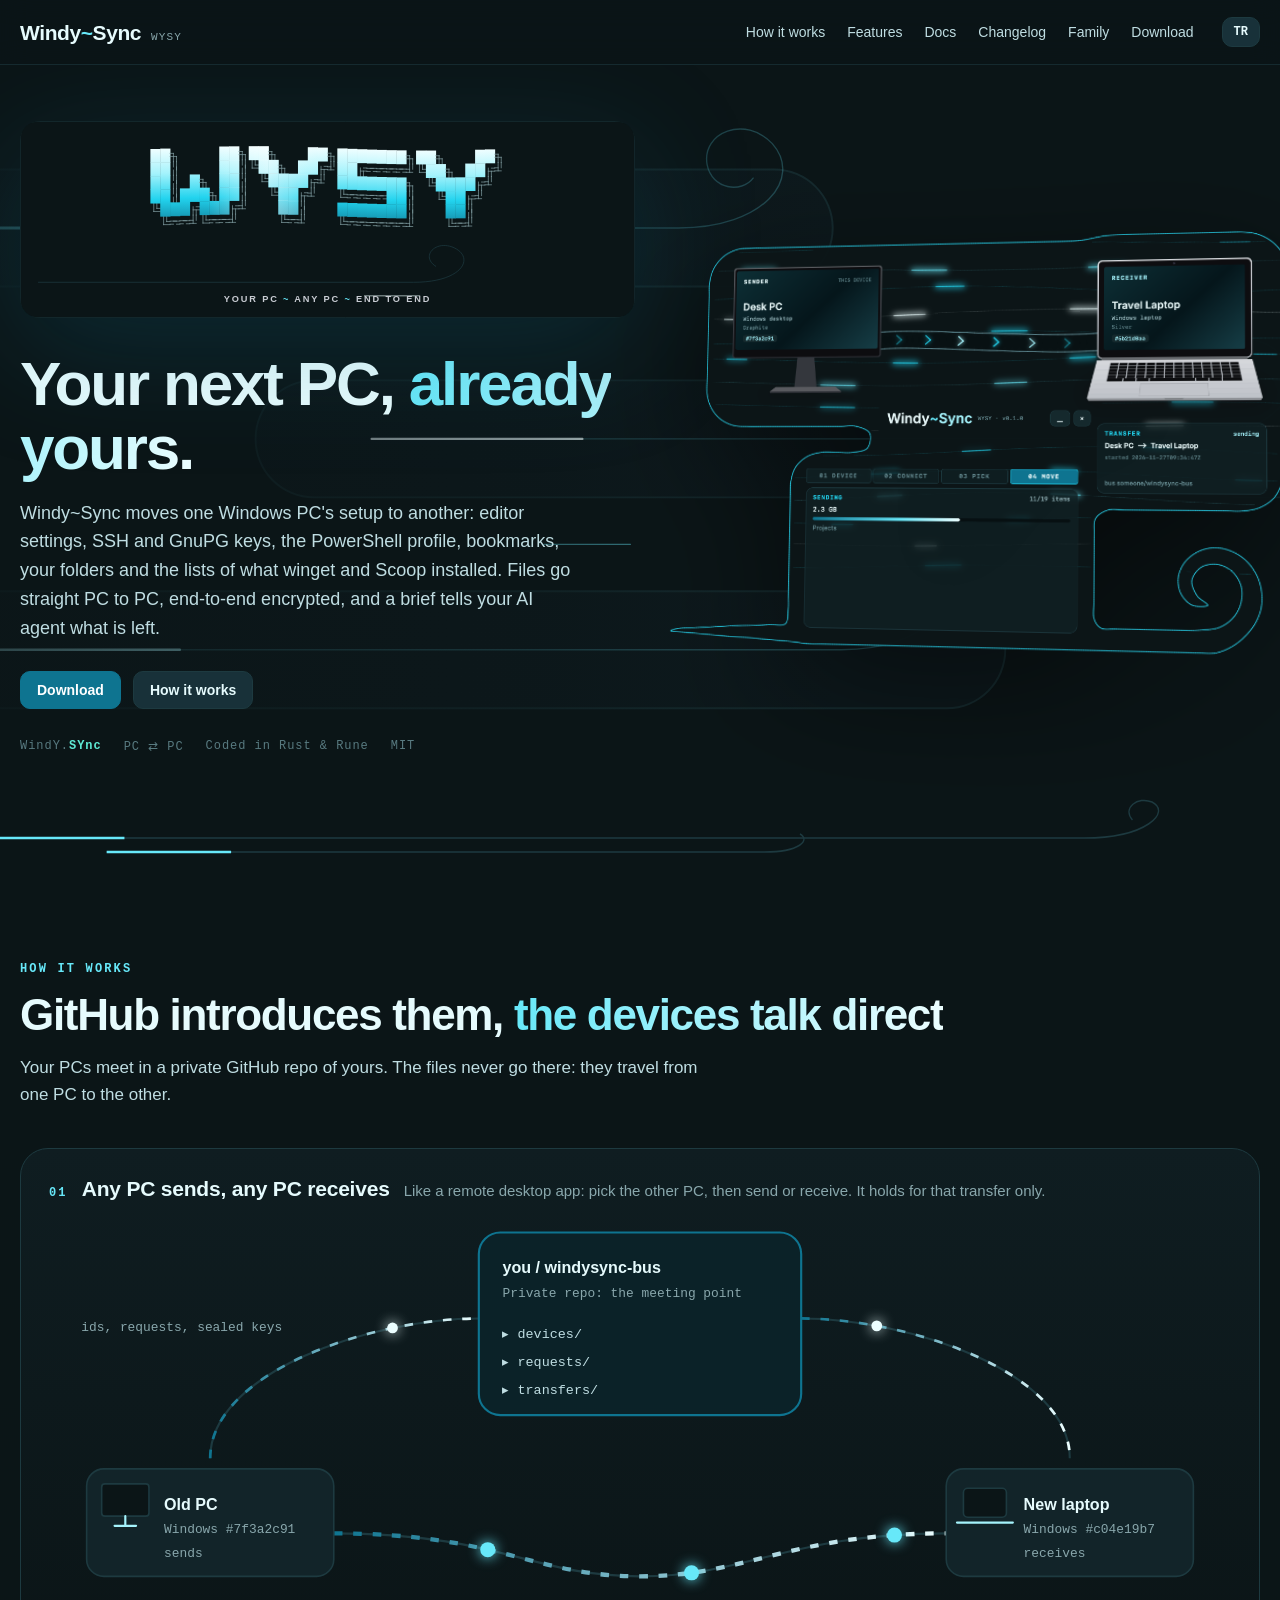
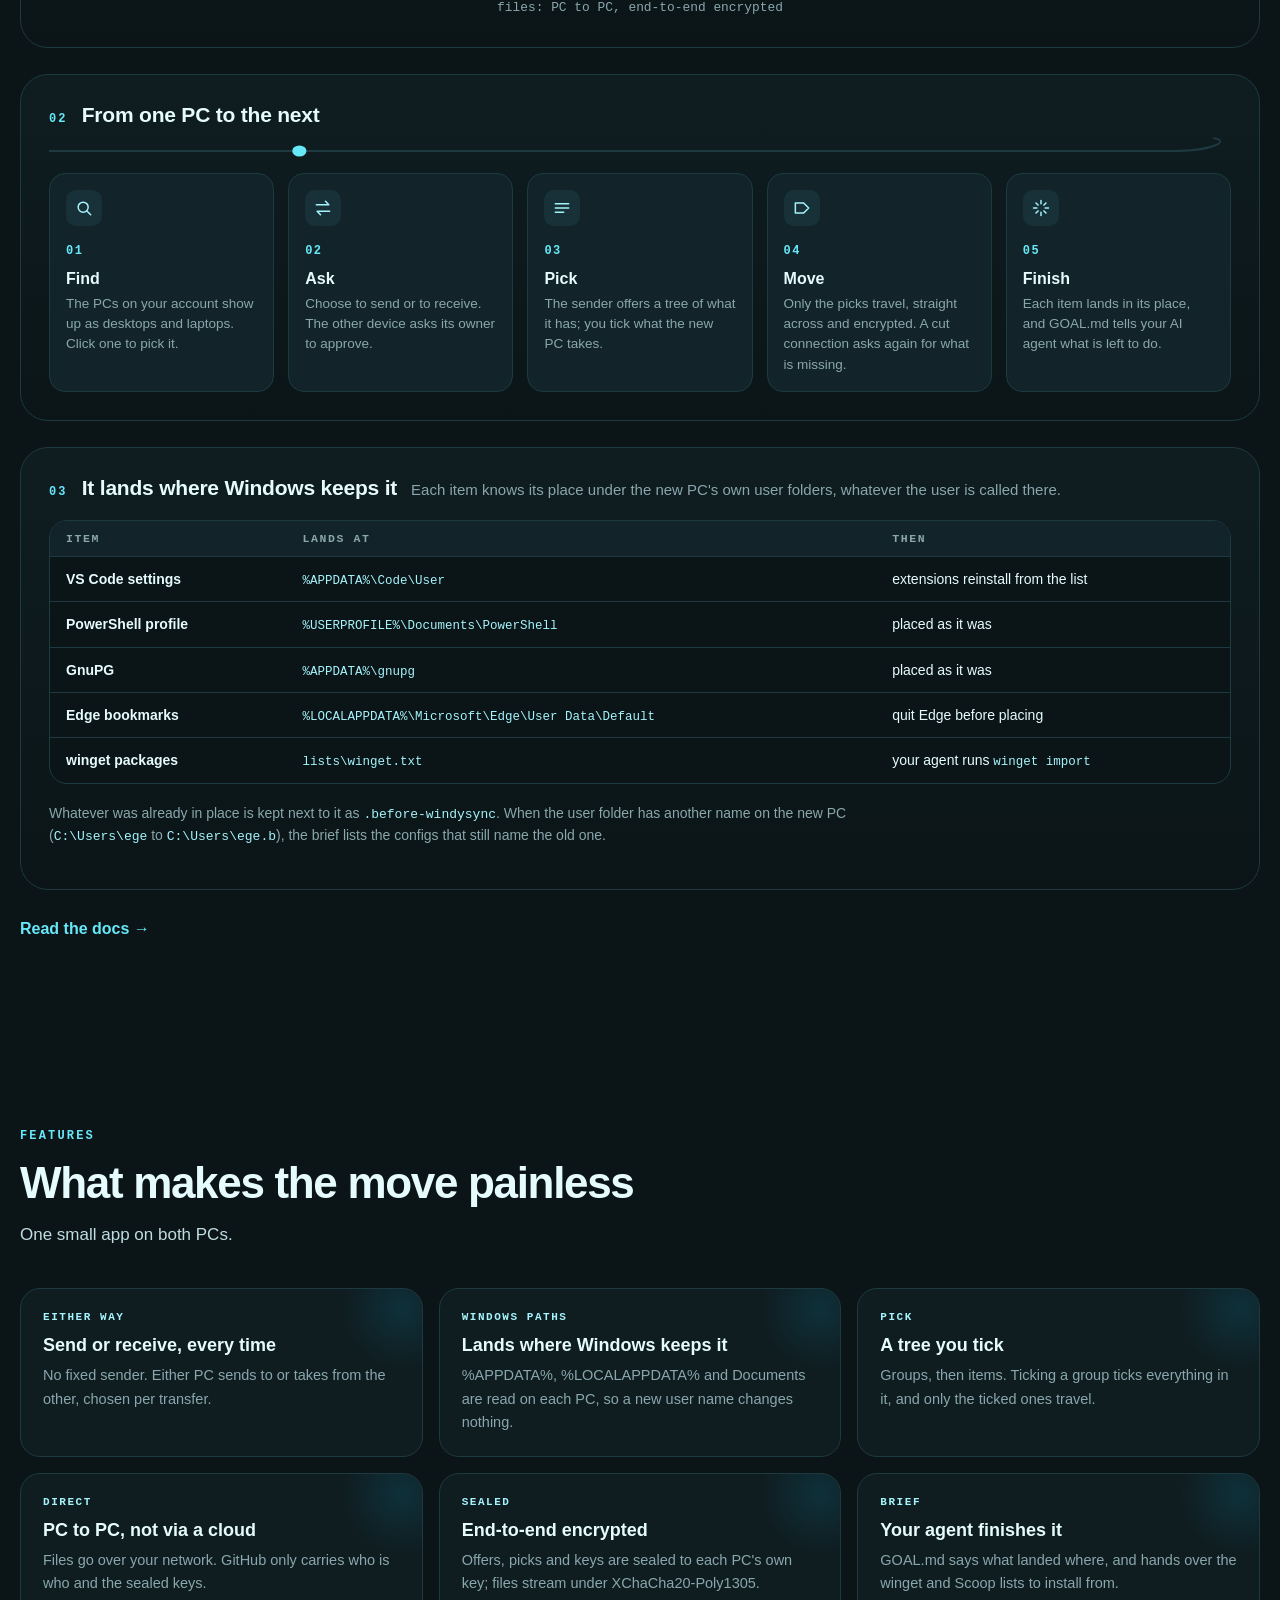
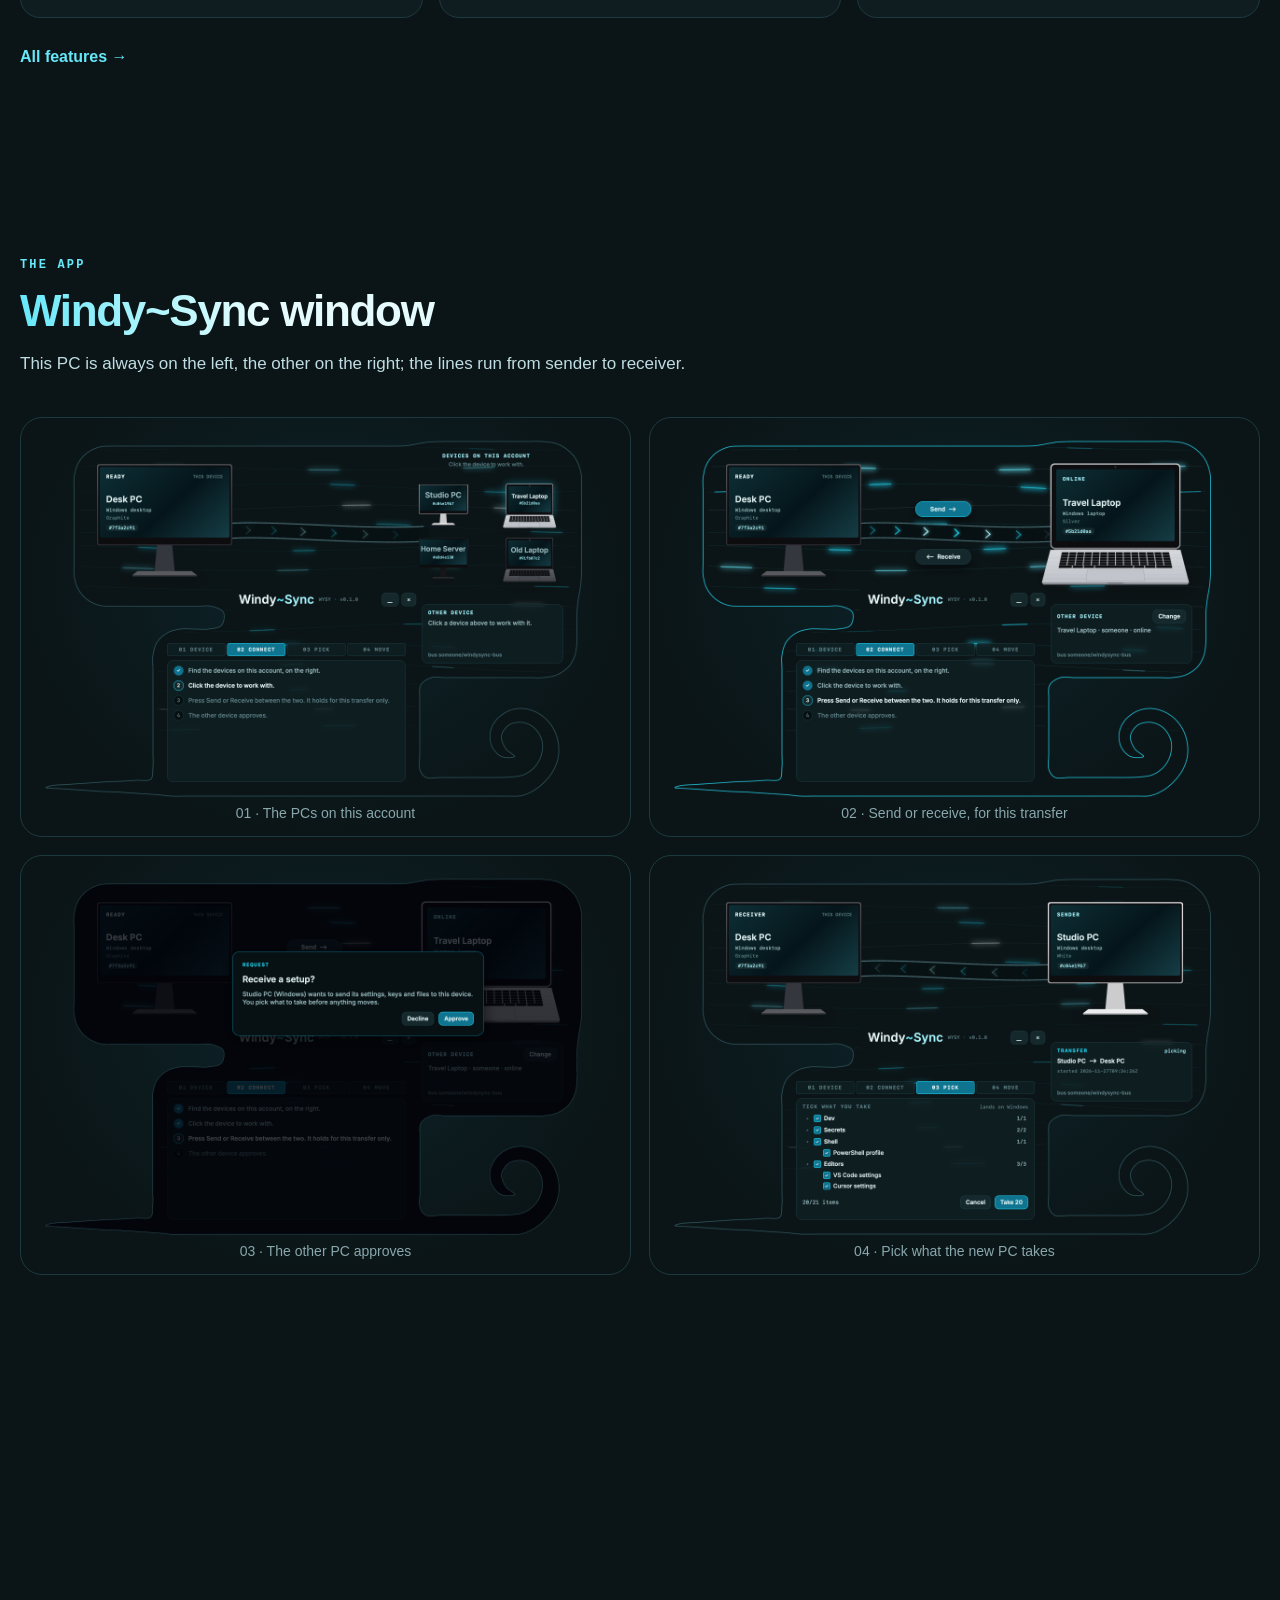
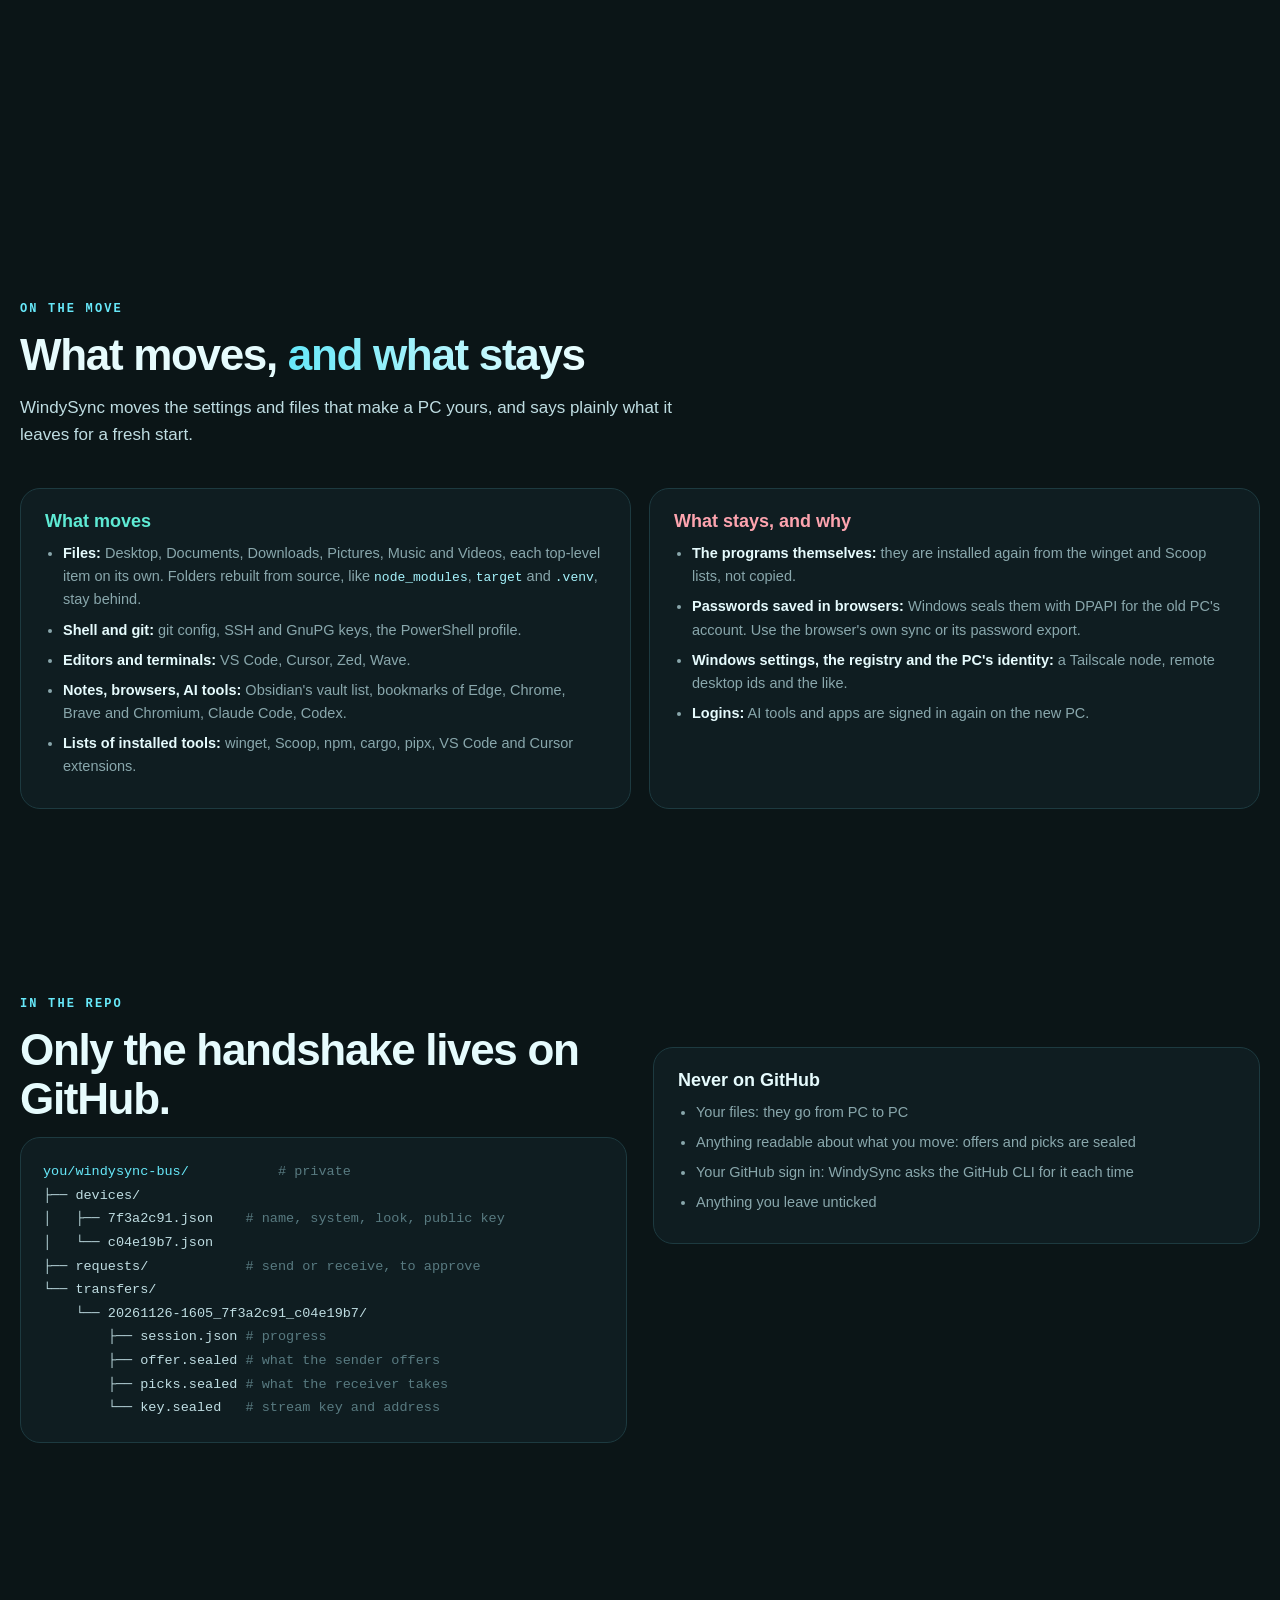
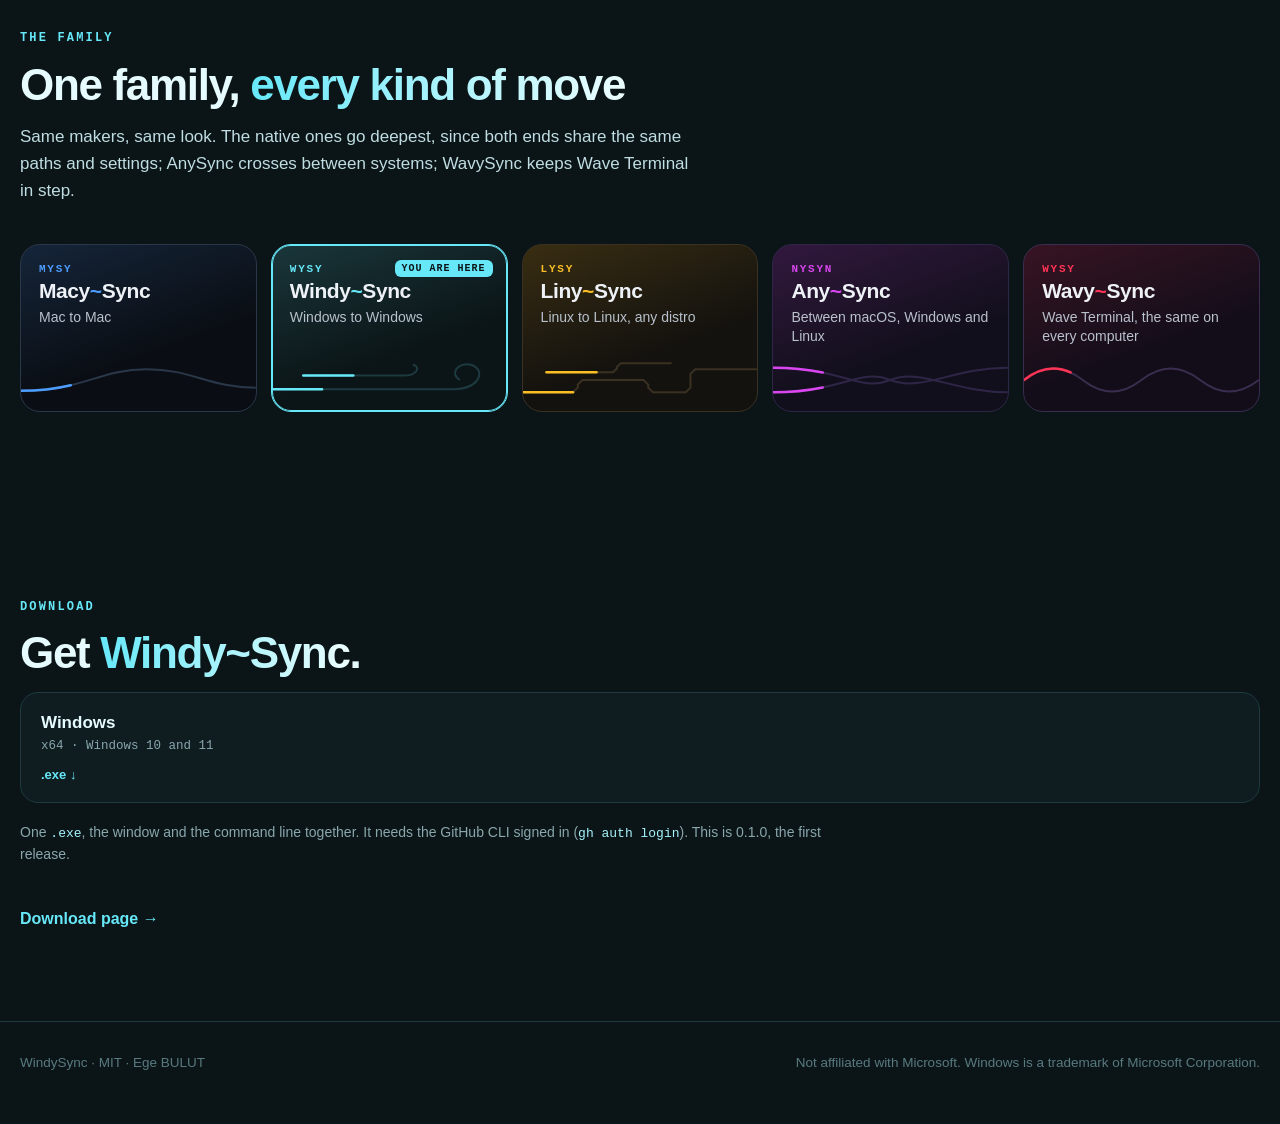
<file: site/index.html>
<!doctype html>
<html lang="en">
<head>
<meta charset="utf-8">
<meta name="viewport" content="width=device-width, initial-scale=1">
<title>WindySync: move a Windows PC to a new PC, end-to-end encrypted</title>
<meta name="description" content="WindySync moves one Windows PC's setup to another: editor settings, SSH and GnuPG keys, the PowerShell profile, bookmarks, your folders and the lists of what winget and Scoop installed. PC to PC, end-to-end encrypted, and a brief for your AI agent finishes the setup.">
<link rel="canonical" href="https://windysync.vercel.app/">
<meta property="og:type" content="website">
<meta property="og:site_name" content="WindySync">
<meta property="og:url" content="https://windysync.vercel.app/">
<meta property="og:title" content="WindySync: move a Windows PC to a new PC, end-to-end encrypted">
<meta property="og:description" content="WindySync moves one Windows PC's setup to another: editor settings, SSH and GnuPG keys, the PowerShell profile, bookmarks, your folders and the lists of what winget and Scoop installed. PC to PC, end-to-end encrypted, and a brief for your AI agent finishes the setup.">
<meta property="og:image" content="https://windysync.vercel.app/og.png">
<meta property="og:image:width" content="1200">
<meta property="og:image:height" content="630">
<meta property="og:locale" content="en_US">
<meta name="twitter:card" content="summary_large_image">
<meta name="twitter:title" content="WindySync: move a Windows PC to a new PC, end-to-end encrypted">
<meta name="twitter:description" content="WindySync moves one Windows PC's setup to another: editor settings, SSH and GnuPG keys, the PowerShell profile, bookmarks, your folders and the lists of what winget and Scoop installed. PC to PC, end-to-end encrypted, and a brief for your AI agent finishes the setup.">
<meta name="twitter:image" content="https://windysync.vercel.app/og.png">
<meta name="theme-color" content="#0b1517">
<script type="application/ld+json">{"@context": "https://schema.org", "@type": "SoftwareApplication", "name": "WindySync", "applicationCategory": "UtilitiesApplication", "operatingSystem": "Windows", "url": "https://windysync.vercel.app/", "downloadUrl": "https://github.com/Ege-BULUT/WindySync/releases/latest", "softwareVersion": "0.1.0", "license": "https://opensource.org/licenses/MIT", "image": "https://windysync.vercel.app/og.png", "description": "WindySync moves one Windows PC's setup to another: editor settings, SSH and GnuPG keys, the PowerShell profile, bookmarks, your folders and the lists of what winget and Scoop installed. PC to PC, end-to-end encrypted, and a brief for your AI agent finishes the setup.", "author": {"@type": "Person", "name": "Ege BULUT", "url": "https://github.com/Ege-BULUT"}, "offers": {"@type": "Offer", "price": "0", "priceCurrency": "USD"}}</script>
<link rel="alternate" hreflang="en" href="https://windysync.vercel.app/">
<link rel="alternate" hreflang="tr" href="https://windysync.vercel.app/tr/">
<link rel="alternate" hreflang="x-default" href="https://windysync.vercel.app/">
<link rel="icon" href="data:image/svg+xml,%3Csvg xmlns='http://www.w3.org/2000/svg' viewBox='0 0 32 32'%3E%3Crect width='32' height='32' rx='8' fill='%230b1517'/%3E%3Cpath d='M5 13H20C25 13 26 7 22 6.5C19 6 18 10 21 10.5' fill='none' stroke='%2367e8f9' stroke-width='3' stroke-linecap='round'/%3E%3Cpath d='M5 21H25' stroke='%23ecfeff' stroke-width='3' stroke-linecap='round'/%3E%3C/svg%3E">
<link rel="stylesheet" href="site.css">
</head>
<body>

<nav>
  <div class="wrap">
    <a class="brand" href="./"><span>Windy<b>~</b>Sync</span> <small>WYSY</small></a>
    <div class="links">
      <a href="#how" class="opt">How it works</a>
      <a href="features/">Features</a>
      <a href="docs/">Docs</a>
      <a href="changelog/" class="opt">Changelog</a>
      <a href="#family" class="opt">Family</a>
      <a href="download/">Download</a>
    </div>
    <a class="btn lang" id="lang" href="tr/" hreflang="tr" aria-label="Türkçe">TR</a>
  </div>
</nav>

<header class="hero">
  <svg class="bg" viewBox="0 0 1440 760" preserveAspectRatio="xMidYMid slice" aria-hidden="true">
    <g class="w-band"><path class="wo" d="M -80 170 H 860"/><path class="wo" d="M 380 390 H 1520"/><path class="wo" d="M -80 610 H 1040"/><path class="wf" d="M -80 170 H 860"/><path class="wf" d="M 380 390 H 1520"/><path class="wf" d="M -80 610 H 1040"/></g>
    <path class="wl base" d="M -40 170 H 760 C 850 170 890 118 858 82 C 830 52 784 70 790 104 C 795 130 826 134 838 118"/><path class="wl base" d="M 440 390 H 1290 C 1380 390 1420 338 1388 302 C 1360 272 1314 290 1320 324 C 1325 350 1356 354 1368 338"/><path class="wl base" d="M -40 610 H 930 C 1020 610 1060 558 1028 522 C 1000 492 954 510 960 544 C 965 570 996 574 1008 558"/>
    <path class="wl a" d="M -40 170 H 760 C 850 170 890 118 858 82 C 830 52 784 70 790 104 C 795 130 826 134 838 118"/><path class="wl b" d="M 440 390 H 1290 C 1380 390 1420 338 1388 302 C 1360 272 1314 290 1320 324 C 1325 350 1356 354 1368 338"/><path class="wl c" d="M -40 610 H 930 C 1020 610 1060 558 1028 522 C 1000 492 954 510 960 544 C 965 570 996 574 1008 558"/>
    <path class="wl d" d="M -40 300 H 520 C 560 300 574 280 560 268"/><path class="wl d" style="animation-delay:-1.7s" d="M 620 500 H 1180 C 1220 500 1234 480 1220 468"/>
  </svg>
  <div class="wrap hero-grid">
    <div>
      <img class="logo" src="logo.svg" alt="WYSY, WindySync logo">
      <h1>Your next PC,&nbsp;<em>already yours.</em></h1>
      <p class="lead">Windy~Sync moves one Windows PC's setup to another: editor settings, SSH and GnuPG keys, the PowerShell profile, bookmarks, your folders and the lists of what winget and Scoop installed. Files go straight PC to PC, end-to-end encrypted, and a brief tells your AI agent what is left.</p>
      <div class="cta">
        <a class="btn red" href="download/">Download</a>
        <a class="btn" href="#how">How it works</a>
      </div>
      <div class="ticker"><span>WindY.<b>SYnc</b></span><span>PC ⇄ PC</span><span>Coded in Rust &amp; Rune</span><span>MIT</span></div>
    </div>
    <div class="shot"><img src="sending.png" width="2560" height="1560" alt="WindySync window: this PC on the left sending to the new PC on the right"></div>
  </div>
</header>

<svg class="divider" viewBox="0 0 1440 70" preserveAspectRatio="none" aria-hidden="true"><path d="M0 44 H 1220 C 1290 44 1318 18 1296 8 C 1280 2 1262 14 1274 26"/><path class="run" style="animation-delay:-0s" d="M0 44 H 1220 C 1290 44 1318 18 1296 8 C 1280 2 1262 14 1274 26"/><path d="M120 58 H 860 C 900 58 912 46 900 40"/><path class="run" style="animation-delay:-2s" d="M120 58 H 860 C 900 58 912 46 900 40"/></svg>

<section id="how">
  <div class="wrap">
    <span class="caps">How it works</span>
    <h2>GitHub introduces them, <em>the devices talk direct</em></h2>
    <p class="sub">Your PCs meet in a private GitHub repo of yours. The files never go there: they travel from one PC to the other.</p>

    <div class="stage reveal">
      <div class="stage-head"><span class="caps">01</span><h3>Any PC sends, any PC receives</h3><p>Like a remote desktop app: pick the other PC, then send or receive. It holds for that transfer only.</p></div>
      <svg viewBox="0 0 1100 380" role="img" aria-label="Two Windows PCs meet in a private GitHub repo and send files to each other directly">
        <defs><linearGradient id="wireGrad" x1="0" x2="1"><stop offset="0" stop-color="#0e7490"/><stop offset="1" stop-color="#ecfeff"/></linearGradient></defs>
        <path id="c1" class="wire" d="M 150 230 C 150 150 300 100 400 100"/>
        <path id="c2" class="wire" d="M 700 100 C 800 100 950 150 950 230"/>
        <path class="wire hot" d="M 150 230 C 150 150 300 100 400 100"/>
        <path class="wire hot" style="animation-delay:-.6s" d="M 700 100 C 800 100 950 150 950 230"/>
        <path id="dw" class="wire" d="M 265 300 C 420 300 450 340 550 340 S 690 300 835 300"/>
        <path class="wire hot" style="stroke-width:4" d="M 265 300 C 420 300 450 340 550 340 S 690 300 835 300"/>
        <g class="node repo" transform="translate(400 20)">
          <rect width="300" height="170" rx="20"/>
          <text class="t" x="22" y="38">you / windysync-bus</text>
          <text class="s" x="22" y="60">Private repo: the meeting point</text>
          <text class="folder on" x="22" y="98">▸ devices/</text>
          <text class="folder on" style="animation-delay:1s" x="22" y="124">▸ requests/</text>
          <text class="folder on" style="animation-delay:2s" x="22" y="150">▸ transfers/</text>
        </g>
        <g class="node" transform="translate(35 240)"><rect width="230" height="100" rx="16"/><rect class="scr" x="14" y="14" width="44" height="30" rx="3"/><path class="ink" d="M36 44 V52 M26 53 H46"/><text class="t" x="72" y="38">Old PC</text><text class="s" x="72" y="60">Windows #7f3a2c91</text><text class="s" x="72" y="82" fill="#67e8f9">sends</text></g>
        <g class="node" transform="translate(835 240)"><rect width="230" height="100" rx="16"/><rect class="scr" x="16" y="18" width="40" height="27" rx="4"/><path class="ink" d="M10 50 H62"/><text class="t" x="72" y="38">New laptop</text><text class="s" x="72" y="60">Windows #c04e19b7</text><text class="s" x="72" y="82" fill="#5eead4">receives</text></g>
        <text class="s" x="30" y="112" style="font:500 12px var(--mono);fill:var(--muted)">ids, requests, sealed keys</text>
        <text class="s" x="550" y="372" text-anchor="middle" style="font:500 12px var(--mono);fill:var(--muted)">files: PC to PC, end-to-end encrypted</text>
        <circle class="pkt v" r="5"><animateMotion dur="3s" repeatCount="indefinite"><mpath href="#c1"/></animateMotion></circle>
        <circle class="pkt v" r="5"><animateMotion dur="3s" begin="1.5s" repeatCount="indefinite"><mpath href="#c2"/></animateMotion></circle>
        <circle class="pkt" r="7"><animateMotion dur="2.4s" repeatCount="indefinite"><mpath href="#dw"/></animateMotion></circle>
        <circle class="pkt" r="7"><animateMotion dur="2.4s" begin=".8s" repeatCount="indefinite"><mpath href="#dw"/></animateMotion></circle>
        <circle class="pkt" r="7"><animateMotion dur="2.4s" begin="1.6s" repeatCount="indefinite"><mpath href="#dw"/></animateMotion></circle>
      </svg>
    </div>

    <div class="stage reveal">
      <div class="stage-head"><span class="caps">02</span><h3>From one PC to the next</h3></div>
      <div class="steps">
        <div class="rail" aria-hidden="true"><svg viewBox="0 0 1000 30" preserveAspectRatio="none"><path d="M0 15 H 950 C 985 15 1000 4 985 1" fill="none" stroke="var(--edge)" stroke-width="2"/><circle r="6" fill="var(--red2)"><animateMotion dur="10s" repeatCount="indefinite" path="M0 15 H 950 C 985 15 1000 4 985 1"/></circle></svg></div>
        <div class="step"><div class="ic"><svg viewBox="0 0 24 24"><circle cx="11" cy="11" r="6"/><path d="M20 20l-4.5-4.5"/></svg></div><span class="n">01</span><h4>Find</h4><p>The PCs on your account show up as desktops and laptops. Click one to pick it.</p></div>
        <div class="step"><div class="ic"><svg viewBox="0 0 24 24"><path d="M4 8h15l-4-4M20 16H5l4 4"/></svg></div><span class="n">02</span><h4>Ask</h4><p>Choose to send or to receive. The other device asks its owner to approve.</p></div>
        <div class="step"><div class="ic"><svg viewBox="0 0 24 24"><path d="M4 7h16M4 12h16M4 17h10"/></svg></div><span class="n">03</span><h4>Pick</h4><p>The sender offers a tree of what it has; you tick what the new PC takes.</p></div>
        <div class="step"><div class="ic"><svg viewBox="0 0 24 24"><path d="M4 6h10l6 6-6 6H4z"/></svg></div><span class="n">04</span><h4>Move</h4><p>Only the picks travel, straight across and encrypted. A cut connection asks again for what is missing.</p></div>
        <div class="step"><div class="ic"><svg viewBox="0 0 24 24"><path d="M12 3v4M12 17v4M3 12h4M17 12h4M6 6l2.5 2.5M15.5 15.5L18 18M6 18l2.5-2.5M15.5 8.5L18 6"/></svg></div><span class="n">05</span><h4>Finish</h4><p>Each item lands in its place, and GOAL.md tells your AI agent what is left to do.</p></div>
      </div>
    </div>

    <div class="stage reveal">
      <div class="stage-head"><span class="caps">03</span><h3>It lands where Windows keeps it</h3><p>Each item knows its place under the new PC's own user folders, whatever the user is called there.</p></div>
      <div class="land"><table>
        <thead><tr><th>Item</th><th>Lands at</th><th>Then</th></tr></thead>
        <tbody>
        <tr><td>VS Code settings</td><td><code>%APPDATA%\Code\User</code></td><td>extensions reinstall from the list</td></tr>
        <tr><td>PowerShell profile</td><td><code>%USERPROFILE%\Documents\PowerShell</code></td><td>placed as it was</td></tr>
        <tr><td>GnuPG</td><td><code>%APPDATA%\gnupg</code></td><td>placed as it was</td></tr>
        <tr><td>Edge bookmarks</td><td><code>%LOCALAPPDATA%\Microsoft\Edge\User Data\Default</code></td><td>quit Edge before placing</td></tr>
        <tr><td>winget packages</td><td><code>lists\winget.txt</code></td><td>your agent runs <code>winget import</code></td></tr>
        </tbody></table></div>
      <p class="note">Whatever was already in place is kept next to it as <code>.before-windysync</code>. When the user folder has another name on the new PC (<code>C:\Users\ege</code> to <code>C:\Users\ege.b</code>), the brief lists the configs that still name the old one.</p>
    </div>
    <a class="more" href="docs/">Read the docs →</a>
  </div>
</section>

<section id="features">
  <div class="wrap">
    <span class="caps">Features</span>
    <h2>What makes the move painless</h2>
    <p class="sub">One small app on both PCs.</p>
    <div class="grid">
      <div class="card reveal"><span class="k">EITHER WAY</span><h3>Send or receive, every time</h3><p>No fixed sender. Either PC sends to or takes from the other, chosen per transfer.</p></div>
      <div class="card reveal"><span class="k">WINDOWS PATHS</span><h3>Lands where Windows keeps it</h3><p>%APPDATA%, %LOCALAPPDATA% and Documents are read on each PC, so a new user name changes nothing.</p></div>
      <div class="card reveal"><span class="k">PICK</span><h3>A tree you tick</h3><p>Groups, then items. Ticking a group ticks everything in it, and only the ticked ones travel.</p></div>
      <div class="card reveal"><span class="k">DIRECT</span><h3>PC to PC, not via a cloud</h3><p>Files go over your network. GitHub only carries who is who and the sealed keys.</p></div>
      <div class="card reveal"><span class="k">SEALED</span><h3>End-to-end encrypted</h3><p>Offers, picks and keys are sealed to each PC's own key; files stream under XChaCha20-Poly1305.</p></div>
      <div class="card reveal"><span class="k">BRIEF</span><h3>Your agent finishes it</h3><p>GOAL.md says what landed where, and hands over the winget and Scoop lists to install from.</p></div>
    </div>
    <a class="more" href="features/">All features →</a>
  </div>
</section>

<section id="screens">
  <div class="wrap">
    <span class="caps">The app</span>
    <h2><em>Windy~Sync</em> window</h2>
    <p class="sub">This PC is always on the left, the other on the right; the lines run from sender to receiver.</p>
    <div class="gallery">
      <figure class="reveal"><img src="find.png" width="2560" height="1560" alt="01 · The PCs on this account" loading="lazy"><figcaption>01 · The PCs on this account</figcaption></figure>
      <figure class="reveal"><img src="hover-send.png" width="2560" height="1560" alt="02 · Send or receive, for this transfer" loading="lazy"><figcaption>02 · Send or receive, for this transfer</figcaption></figure>
      <figure class="reveal"><img src="request.png" width="2560" height="1560" alt="03 · The other PC approves" loading="lazy"><figcaption>03 · The other PC approves</figcaption></figure>
      <figure class="reveal"><img src="pick.png" width="2560" height="1560" alt="04 · Pick what the new PC takes" loading="lazy"><figcaption>04 · Pick what the new PC takes</figcaption></figure>
      <figure class="reveal"><img src="sending.png" width="2560" height="1560" alt="Sending: the lines flow toward the receiver" loading="lazy"><figcaption>Sending: the lines flow toward the receiver</figcaption></figure>
      <figure class="reveal"><img src="done.png" width="2560" height="1560" alt="Done: the brief is ready for your agent" loading="lazy"><figcaption>Done: the brief is ready for your agent</figcaption></figure>
    </div>
  </div>
</section>

<section id="moves">
  <div class="wrap">
    <span class="caps">On the move</span>
    <h2>What moves, <em>and what stays</em></h2>
    <p class="sub">WindySync moves the settings and files that make a PC yours, and says plainly what it leaves for a fresh start.</p>
    <div class="cols">
      <div class="box yes reveal">
        <h3>What moves</h3>
        <ul>
          <li><strong>Files:</strong> Desktop, Documents, Downloads, Pictures, Music and Videos, each top-level item on its own. Folders rebuilt from source, like <code>node_modules</code>, <code>target</code> and <code>.venv</code>, stay behind.</li>
          <li><strong>Shell and git:</strong> git config, SSH and GnuPG keys, the PowerShell profile.</li>
          <li><strong>Editors and terminals:</strong> VS Code, Cursor, Zed, Wave.</li>
          <li><strong>Notes, browsers, AI tools:</strong> Obsidian's vault list, bookmarks of Edge, Chrome, Brave and Chromium, Claude Code, Codex.</li>
          <li><strong>Lists of installed tools:</strong> winget, Scoop, npm, cargo, pipx, VS Code and Cursor extensions.</li>
        </ul>
      </div>
      <div class="box no reveal">
        <h3>What stays, and why</h3>
        <ul>
          <li><strong>The programs themselves:</strong> they are installed again from the winget and Scoop lists, not copied.</li>
          <li><strong>Passwords saved in browsers:</strong> Windows seals them with DPAPI for the old PC's account. Use the browser's own sync or its password export.</li>
          <li><strong>Windows settings, the registry and the PC's identity:</strong> a Tailscale node, remote desktop ids and the like.</li>
          <li><strong>Logins:</strong> AI tools and apps are signed in again on the new PC.</li>
        </ul>
      </div>
    </div>
  </div>
</section>
<section id="layout">
  <div class="wrap split">
    <div>
      <span class="caps">In the repo</span>
      <h2>Only the handshake lives on GitHub.</h2>
      <pre class="tree"><span class="r">you/windysync-bus/</span>           <span class="c"># private</span>
├── devices/
│   ├── 7f3a2c91.json    <span class="c"># name, system, look, public key</span>
│   └── c04e19b7.json
├── requests/            <span class="c"># send or receive, to approve</span>
└── transfers/
    └── 20261126-1605_7f3a2c91_c04e19b7/
        ├── session.json <span class="c"># progress</span>
        ├── offer.sealed <span class="c"># what the sender offers</span>
        ├── picks.sealed <span class="c"># what the receiver takes</span>
        └── key.sealed   <span class="c"># stream key and address</span></pre>
    </div>
    <div class="box reveal" style="margin-top:58px">
      <h3>Never on GitHub</h3>
      <ul>
        <li>Your files: they go from PC to PC</li>
        <li>Anything readable about what you move: offers and picks are sealed</li>
        <li>Your GitHub sign in: WindySync asks the GitHub CLI for it each time</li>
        <li>Anything you leave unticked</li>
      </ul>
    </div>
  </div>
</section>

<section id="family">
  <div class="wrap">
    <span class="caps">The family</span>
    <h2>One family, <em>every kind of move</em></h2>
    <p class="sub">Same makers, same look. The native ones go deepest, since both ends share the same paths and settings; AnySync crosses between systems; WavySync keeps Wave Terminal in step.</p>
    <div class="fam">
      <a class="fm" href="https://macysync.vercel.app/" style="--fa:#4c9dff;--fbg:#0a0e14;--fe:#2a3749"><svg viewBox="0 0 300 60" preserveAspectRatio="none" aria-hidden="true"><path class="fb" d="M0 44 C 80 44 100 16 160 16 S 240 40 300 40"/><path class="fr" style="animation-delay:-0.0s" d="M0 44 C 80 44 100 16 160 16 S 240 40 300 40"/></svg><span class="fk">MYSY</span><b>Macy<i>~</i>Sync</b><span class="fl">Mac to Mac</span></a>
      <a class="fm here" href="https://windysync.vercel.app/" style="--fa:#67e8f9;--fbg:#0b1517;--fe:#1d3a40"><svg viewBox="0 0 300 60" preserveAspectRatio="none" aria-hidden="true"><path class="fb" d="M0 42 H 232 C 266 42 274 16 254 10 C 238 6 226 22 240 30"/><path class="fr" style="animation-delay:-0.0s" d="M0 42 H 232 C 266 42 274 16 254 10 C 238 6 226 22 240 30"/><path class="fb" d="M40 24 H 170 C 186 24 190 12 180 10"/><path class="fr" style="animation-delay:-1.3s" d="M40 24 H 170 C 186 24 190 12 180 10"/></svg><span class="fk">WYSY</span><b>Windy<i>~</i>Sync</b><span class="fl">Windows to Windows</span><span class="fh">you are here</span></a>
      <a class="fm" href="https://linysync.vercel.app/" style="--fa:#fbbf24;--fbg:#14120e;--fe:#3a3122"><svg viewBox="0 0 300 60" preserveAspectRatio="none" aria-hidden="true"><path class="fb" d="M 0 46 L 64 46 L 70 40 L 70 36 L 76 30 L 154 30 L 160 36 L 160 40 L 166 46 L 208 46 L 214 40 L 214 22 L 220 16 L 300 16"/><path class="fr" style="animation-delay:-0.0s" d="M 0 46 L 64 46 L 70 40 L 70 36 L 76 30 L 154 30 L 160 36 L 160 40 L 166 46 L 208 46 L 214 40 L 214 22 L 220 16 L 300 16"/><path class="fb" d="M 30 20 L 115 20 L 120 15 L 120 13 L 125 8 L 190 8"/><path class="fr" style="animation-delay:-1.3s" d="M 30 20 L 115 20 L 120 15 L 120 13 L 125 8 L 190 8"/></svg><span class="fk">LYSY</span><b>Liny<i>~</i>Sync</b><span class="fl">Linux to Linux, any distro</span></a>
      <a class="fm" href="https://anysync.vercel.app/" style="--fa:#d946ef;--fbg:#120f1c;--fe:#2e2547"><svg viewBox="0 0 300 60" preserveAspectRatio="none" aria-hidden="true"><path class="fb" d="M0 46 C 90 46 110 14 150 30 S 230 14 300 14"/><path class="fr" style="animation-delay:-0.0s" d="M0 46 C 90 46 110 14 150 30 S 230 14 300 14"/><path class="fb" d="M0 14 C 90 14 110 46 150 30 S 230 46 300 46"/><path class="fr" style="animation-delay:-1.3s" d="M0 14 C 90 14 110 46 150 30 S 230 46 300 46"/></svg><span class="fk">NYSYN</span><b>Any<i>~</i>Sync</b><span class="fl">Between macOS, Windows and Linux</span></a>
      <a class="fm" href="https://wavysync.vercel.app/" style="--fa:#ff3355;--fbg:#120d19;--fe:#3a2d4f"><svg viewBox="0 0 300 60" preserveAspectRatio="none" aria-hidden="true"><path class="fb" d="M0 30 C 25 10 50 10 75 30 S 125 50 150 30 S 200 10 225 30 S 275 50 300 30"/><path class="fr" style="animation-delay:-0.0s" d="M0 30 C 25 10 50 10 75 30 S 125 50 150 30 S 200 10 225 30 S 275 50 300 30"/></svg><span class="fk">WYSY</span><b>Wavy<i>~</i>Sync</b><span class="fl">Wave Terminal, the same on every computer</span></a>
    </div>
  </div>
</section>

<section id="download">
  <div class="wrap">
    <span class="caps">Download</span>
    <h2>Get <em>Windy~Sync</em>.</h2>
    <div class="dl">
      <a class="os" href="https://github.com/Ege-BULUT/WindySync/releases/latest/download/windysync-windows-x64.exe"><b>Windows</b><span>x64 · Windows 10 and 11</span><i>.exe ↓</i></a>
    </div>
    <p class="note">One <code>.exe</code>, the window and the command line together. It needs the GitHub CLI signed in (<code>gh auth login</code>). This is 0.1.0, the first release.</p>
    <a class="more" href="download/">Download page →</a>
  </div>
</section>

<footer>
  <div class="wrap">
    <span>WindySync · MIT · Ege BULUT</span>
    <span>Not affiliated with Microsoft. Windows is a trademark of Microsoft Corporation.</span>
  </div>
</footer>

<script src="site.js"></script>
</body>
</html>
</file>
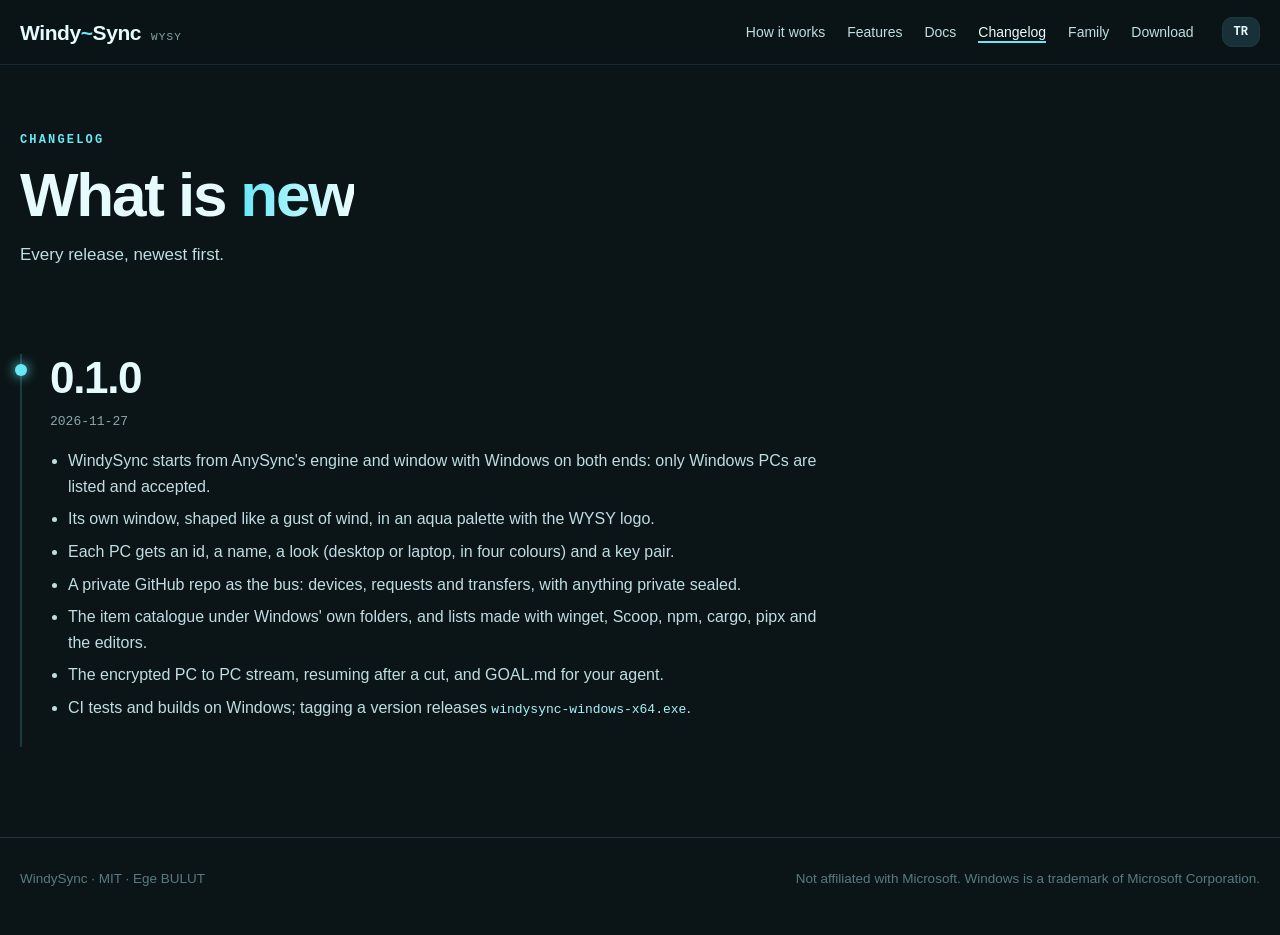
<file: site/changelog/index.html>
<!doctype html>
<html lang="en">
<head>
<meta charset="utf-8">
<meta name="viewport" content="width=device-width, initial-scale=1">
<title>Changelog · WindySync</title>
<meta name="description" content="Every WindySync release and what changed, newest first.">
<link rel="canonical" href="https://windysync.vercel.app/changelog/">
<meta property="og:type" content="website">
<meta property="og:site_name" content="WindySync">
<meta property="og:url" content="https://windysync.vercel.app/changelog/">
<meta property="og:title" content="Changelog · WindySync">
<meta property="og:description" content="Every WindySync release and what changed, newest first.">
<meta property="og:image" content="https://windysync.vercel.app/og.png">
<meta property="og:image:width" content="1200">
<meta property="og:image:height" content="630">
<meta property="og:locale" content="en_US">
<meta name="twitter:card" content="summary_large_image">
<meta name="twitter:title" content="Changelog · WindySync">
<meta name="twitter:description" content="Every WindySync release and what changed, newest first.">
<meta name="twitter:image" content="https://windysync.vercel.app/og.png">
<meta name="theme-color" content="#0b1517">
<link rel="alternate" hreflang="en" href="https://windysync.vercel.app/changelog/">
<link rel="alternate" hreflang="tr" href="https://windysync.vercel.app/tr/changelog/">
<link rel="alternate" hreflang="x-default" href="https://windysync.vercel.app/changelog/">
<link rel="icon" href="data:image/svg+xml,%3Csvg xmlns='http://www.w3.org/2000/svg' viewBox='0 0 32 32'%3E%3Crect width='32' height='32' rx='8' fill='%230b1517'/%3E%3Cpath d='M5 13H20C25 13 26 7 22 6.5C19 6 18 10 21 10.5' fill='none' stroke='%2367e8f9' stroke-width='3' stroke-linecap='round'/%3E%3Cpath d='M5 21H25' stroke='%23ecfeff' stroke-width='3' stroke-linecap='round'/%3E%3C/svg%3E">
<link rel="stylesheet" href="../site.css">
</head>
<body>

<nav>
  <div class="wrap">
    <a class="brand" href="../"><span>Windy<b>~</b>Sync</span> <small>WYSY</small></a>
    <div class="links">
      <a href="../#how" class="opt">How it works</a>
      <a href="../features/">Features</a>
      <a href="../docs/">Docs</a>
      <a href="../changelog/" class="opt on">Changelog</a>
      <a href="../#family" class="opt">Family</a>
      <a href="../download/">Download</a>
    </div>
    <a class="btn lang" id="lang" href="../tr/changelog/" hreflang="tr" aria-label="Türkçe">TR</a>
  </div>
</nav>

<header class="page-head">
  <div class="wrap">
    <span class="caps">Changelog</span>
    <h1>What is <em>new</em></h1>
    <p class="sub">Every release, newest first.</p>
  </div>
</header>

<section>
  <div class="wrap">
    <div class="release reveal">
      <h2>0.1.0</h2>
      <span class="date">2026-11-27</span>
      <ul><li>WindySync starts from AnySync's engine and window with Windows on both ends: only Windows PCs are listed and accepted.</li><li>Its own window, shaped like a gust of wind, in an aqua palette with the WYSY logo.</li><li>Each PC gets an id, a name, a look (desktop or laptop, in four colours) and a key pair.</li><li>A private GitHub repo as the bus: devices, requests and transfers, with anything private sealed.</li><li>The item catalogue under Windows' own folders, and lists made with winget, Scoop, npm, cargo, pipx and the editors.</li><li>The encrypted PC to PC stream, resuming after a cut, and GOAL.md for your agent.</li><li>CI tests and builds on Windows; tagging a version releases <code>windysync-windows-x64.exe</code>.</li></ul>
    </div>
  </div>
</section>

<footer>
  <div class="wrap">
    <span>WindySync · MIT · Ege BULUT</span>
    <span>Not affiliated with Microsoft. Windows is a trademark of Microsoft Corporation.</span>
  </div>
</footer>

<script src="../site.js"></script>
</body>
</html>
</file>
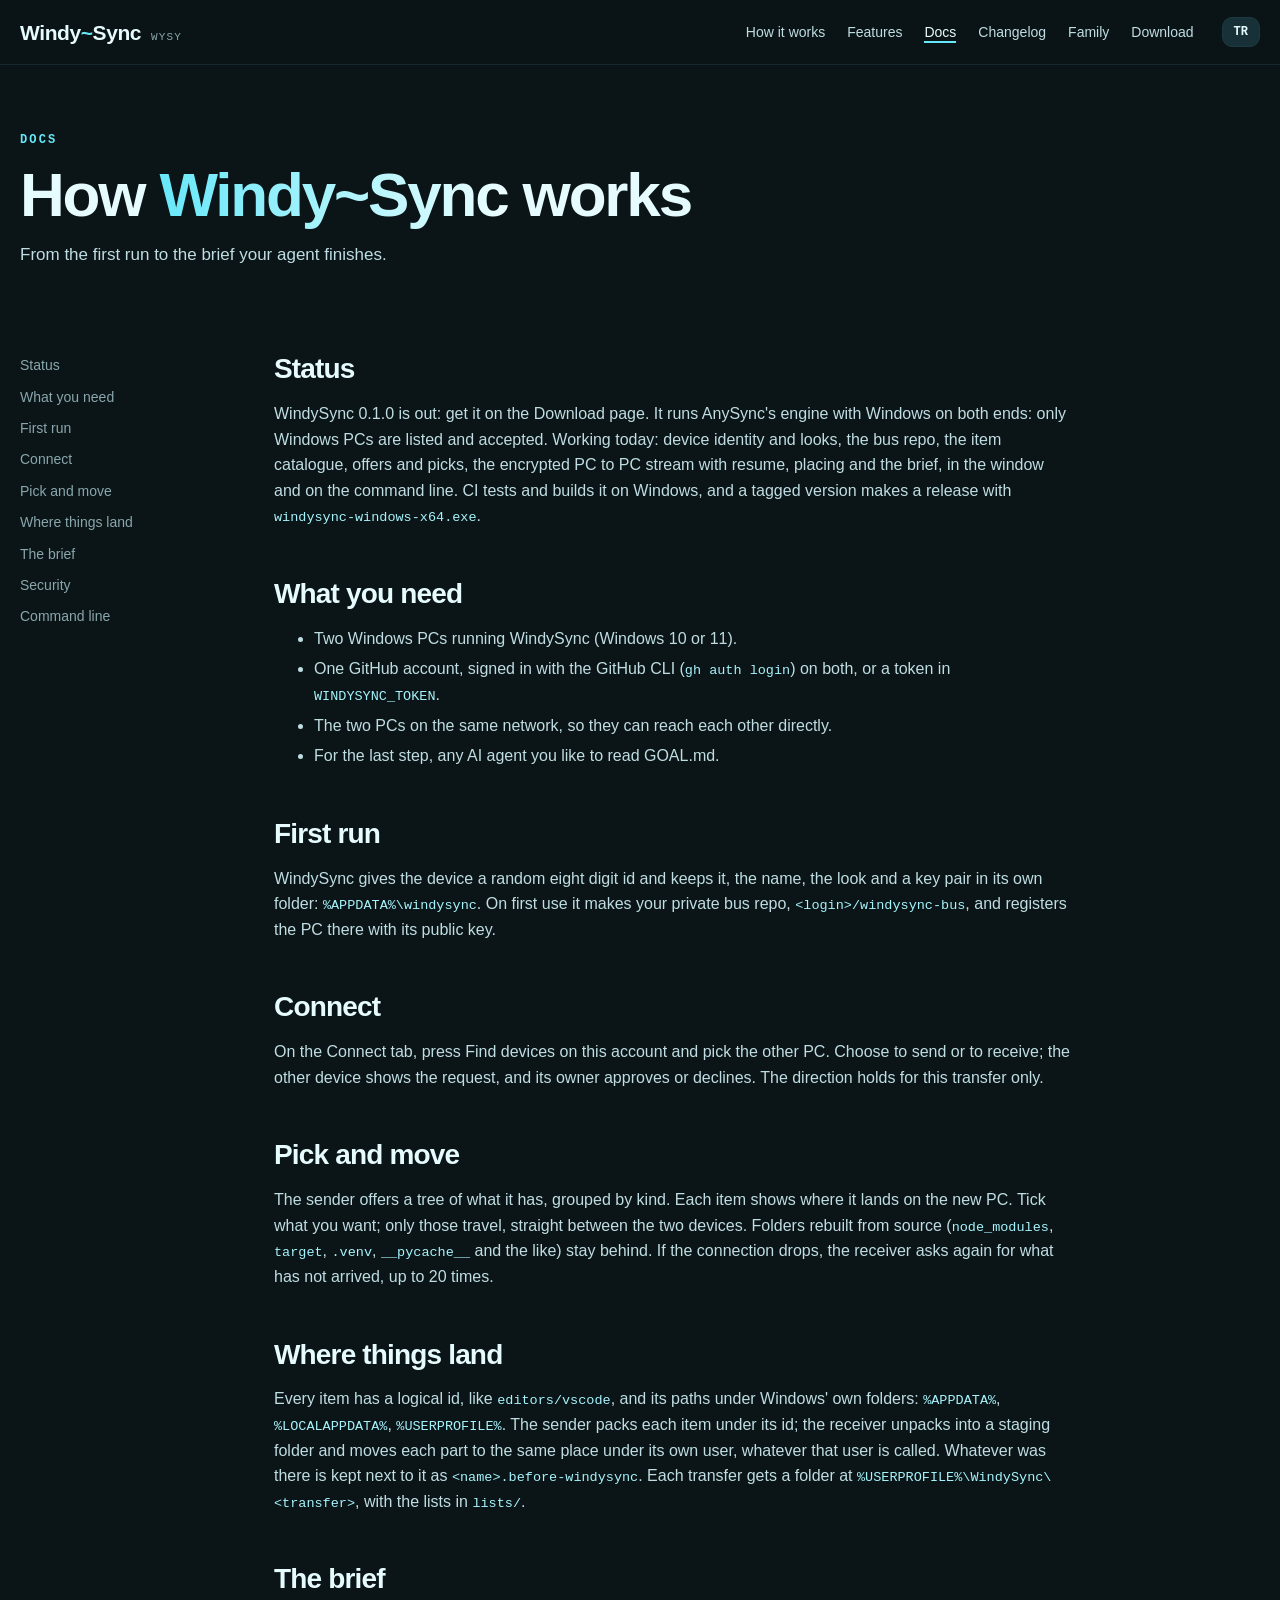
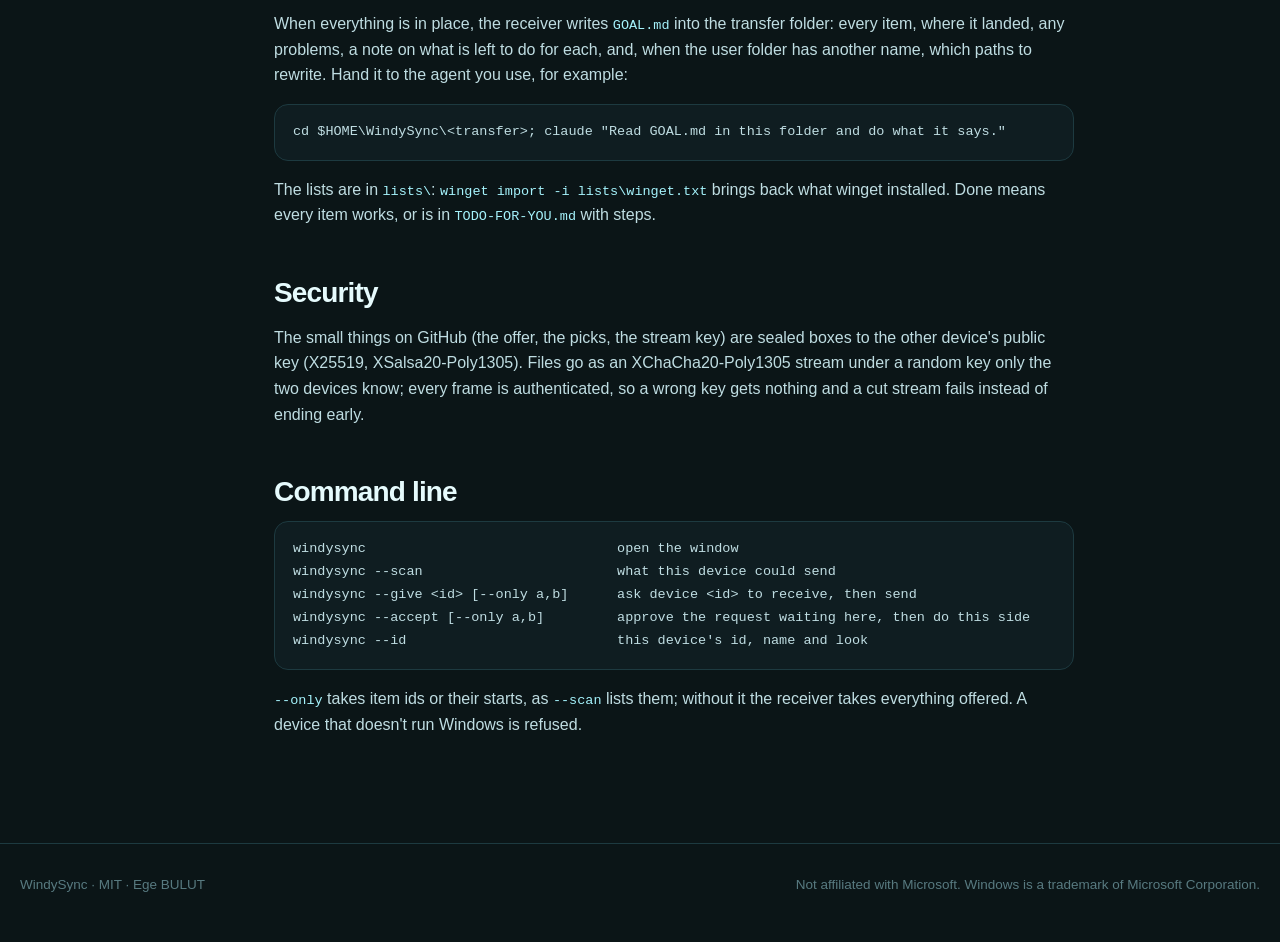
<file: site/docs/index.html>
<!doctype html>
<html lang="en">
<head>
<meta charset="utf-8">
<meta name="viewport" content="width=device-width, initial-scale=1">
<title>Docs: how to move a Windows PC to a new PC with WindySync</title>
<meta name="description" content="What WindySync needs, the first run, connecting two PCs, picking and moving, where things land, the brief for your agent, security and the command line.">
<link rel="canonical" href="https://windysync.vercel.app/docs/">
<meta property="og:type" content="website">
<meta property="og:site_name" content="WindySync">
<meta property="og:url" content="https://windysync.vercel.app/docs/">
<meta property="og:title" content="Docs: how to move a Windows PC to a new PC with WindySync">
<meta property="og:description" content="What WindySync needs, the first run, connecting two PCs, picking and moving, where things land, the brief for your agent, security and the command line.">
<meta property="og:image" content="https://windysync.vercel.app/og.png">
<meta property="og:image:width" content="1200">
<meta property="og:image:height" content="630">
<meta property="og:locale" content="en_US">
<meta name="twitter:card" content="summary_large_image">
<meta name="twitter:title" content="Docs: how to move a Windows PC to a new PC with WindySync">
<meta name="twitter:description" content="What WindySync needs, the first run, connecting two PCs, picking and moving, where things land, the brief for your agent, security and the command line.">
<meta name="twitter:image" content="https://windysync.vercel.app/og.png">
<meta name="theme-color" content="#0b1517">
<link rel="alternate" hreflang="en" href="https://windysync.vercel.app/docs/">
<link rel="alternate" hreflang="tr" href="https://windysync.vercel.app/tr/docs/">
<link rel="alternate" hreflang="x-default" href="https://windysync.vercel.app/docs/">
<link rel="icon" href="data:image/svg+xml,%3Csvg xmlns='http://www.w3.org/2000/svg' viewBox='0 0 32 32'%3E%3Crect width='32' height='32' rx='8' fill='%230b1517'/%3E%3Cpath d='M5 13H20C25 13 26 7 22 6.5C19 6 18 10 21 10.5' fill='none' stroke='%2367e8f9' stroke-width='3' stroke-linecap='round'/%3E%3Cpath d='M5 21H25' stroke='%23ecfeff' stroke-width='3' stroke-linecap='round'/%3E%3C/svg%3E">
<link rel="stylesheet" href="../site.css">
</head>
<body>

<nav>
  <div class="wrap">
    <a class="brand" href="../"><span>Windy<b>~</b>Sync</span> <small>WYSY</small></a>
    <div class="links">
      <a href="../#how" class="opt">How it works</a>
      <a href="../features/">Features</a>
      <a href="../docs/" class="on">Docs</a>
      <a href="../changelog/" class="opt">Changelog</a>
      <a href="../#family" class="opt">Family</a>
      <a href="../download/">Download</a>
    </div>
    <a class="btn lang" id="lang" href="../tr/docs/" hreflang="tr" aria-label="Türkçe">TR</a>
  </div>
</nav>

<header class="page-head">
  <div class="wrap">
    <span class="caps">Docs</span>
    <h1>How <em>Windy~Sync</em> works</h1>
    <p class="sub">From the first run to the brief your agent finishes.</p>
  </div>
</header>

<section>
  <div class="wrap doc">
    <aside class="toc"><div class="toc-list"><a href="#status">Status</a><a href="#need">What you need</a><a href="#first">First run</a><a href="#connect">Connect</a><a href="#move">Pick and move</a><a href="#land">Where things land</a><a href="#brief">The brief</a><a href="#security">Security</a><a href="#cli">Command line</a></div></aside>
    <div class="prose">
<h2 id="status">Status</h2>
<p>WindySync 0.1.0 is out: get it on the Download page. It runs AnySync's engine with Windows on both ends: only Windows PCs are listed and accepted. Working today: device identity and looks, the bus repo, the item catalogue, offers and picks, the encrypted PC to PC stream with resume, placing and the brief, in the window and on the command line. CI tests and builds it on Windows, and a tagged version makes a release with <code>windysync-windows-x64.exe</code>.</p>
<h2 id="need">What you need</h2>
<ul><li>Two Windows PCs running WindySync (Windows 10 or 11).</li><li>One GitHub account, signed in with the GitHub CLI (<code>gh auth login</code>) on both, or a token in <code>WINDYSYNC_TOKEN</code>.</li><li>The two PCs on the same network, so they can reach each other directly.</li><li>For the last step, any AI agent you like to read GOAL.md.</li></ul>
<h2 id="first">First run</h2>
<p>WindySync gives the device a random eight digit id and keeps it, the name, the look and a key pair in its own folder: <code>%APPDATA%\windysync</code>. On first use it makes your private bus repo, <code>&lt;login&gt;/windysync-bus</code>, and registers the PC there with its public key.</p>
<h2 id="connect">Connect</h2>
<p>On the Connect tab, press Find devices on this account and pick the other PC. Choose to send or to receive; the other device shows the request, and its owner approves or declines. The direction holds for this transfer only.</p>
<h2 id="move">Pick and move</h2>
<p>The sender offers a tree of what it has, grouped by kind. Each item shows where it lands on the new PC. Tick what you want; only those travel, straight between the two devices. Folders rebuilt from source (<code>node_modules</code>, <code>target</code>, <code>.venv</code>, <code>__pycache__</code> and the like) stay behind. If the connection drops, the receiver asks again for what has not arrived, up to 20 times.</p>
<h2 id="land">Where things land</h2>
<p>Every item has a logical id, like <code>editors/vscode</code>, and its paths under Windows' own folders: <code>%APPDATA%</code>, <code>%LOCALAPPDATA%</code>, <code>%USERPROFILE%</code>. The sender packs each item under its id; the receiver unpacks into a staging folder and moves each part to the same place under its own user, whatever that user is called. Whatever was there is kept next to it as <code>&lt;name&gt;.before-windysync</code>. Each transfer gets a folder at <code>%USERPROFILE%\WindySync\&lt;transfer&gt;</code>, with the lists in <code>lists/</code>.</p>
<h2 id="brief">The brief</h2>
<p>When everything is in place, the receiver writes <code>GOAL.md</code> into the transfer folder: every item, where it landed, any problems, a note on what is left to do for each, and, when the user folder has another name, which paths to rewrite. Hand it to the agent you use, for example:</p>
<pre><code>cd $HOME\WindySync\&lt;transfer&gt;; claude "Read GOAL.md in this folder and do what it says."</code></pre>
<p>The lists are in <code>lists\</code>: <code>winget import -i lists\winget.txt</code> brings back what winget installed. Done means every item works, or is in <code>TODO-FOR-YOU.md</code> with steps.</p>
<h2 id="security">Security</h2>
<p>The small things on GitHub (the offer, the picks, the stream key) are sealed boxes to the other device's public key (X25519, XSalsa20-Poly1305). Files go as an XChaCha20-Poly1305 stream under a random key only the two devices know; every frame is authenticated, so a wrong key gets nothing and a cut stream fails instead of ending early.</p>
<h2 id="cli">Command line</h2>
<pre><code>windysync                               open the window
windysync --scan                        what this device could send
windysync --give &lt;id&gt; [--only a,b]      ask device &lt;id&gt; to receive, then send
windysync --accept [--only a,b]         approve the request waiting here, then do this side
windysync --id                          this device's id, name and look</code></pre>
<p><code>--only</code> takes item ids or their starts, as <code>--scan</code> lists them; without it the receiver takes everything offered. A device that doesn't run Windows is refused.</p>
    </div>
  </div>
</section>

<footer>
  <div class="wrap">
    <span>WindySync · MIT · Ege BULUT</span>
    <span>Not affiliated with Microsoft. Windows is a trademark of Microsoft Corporation.</span>
  </div>
</footer>

<script src="../site.js"></script>
</body>
</html>
</file>
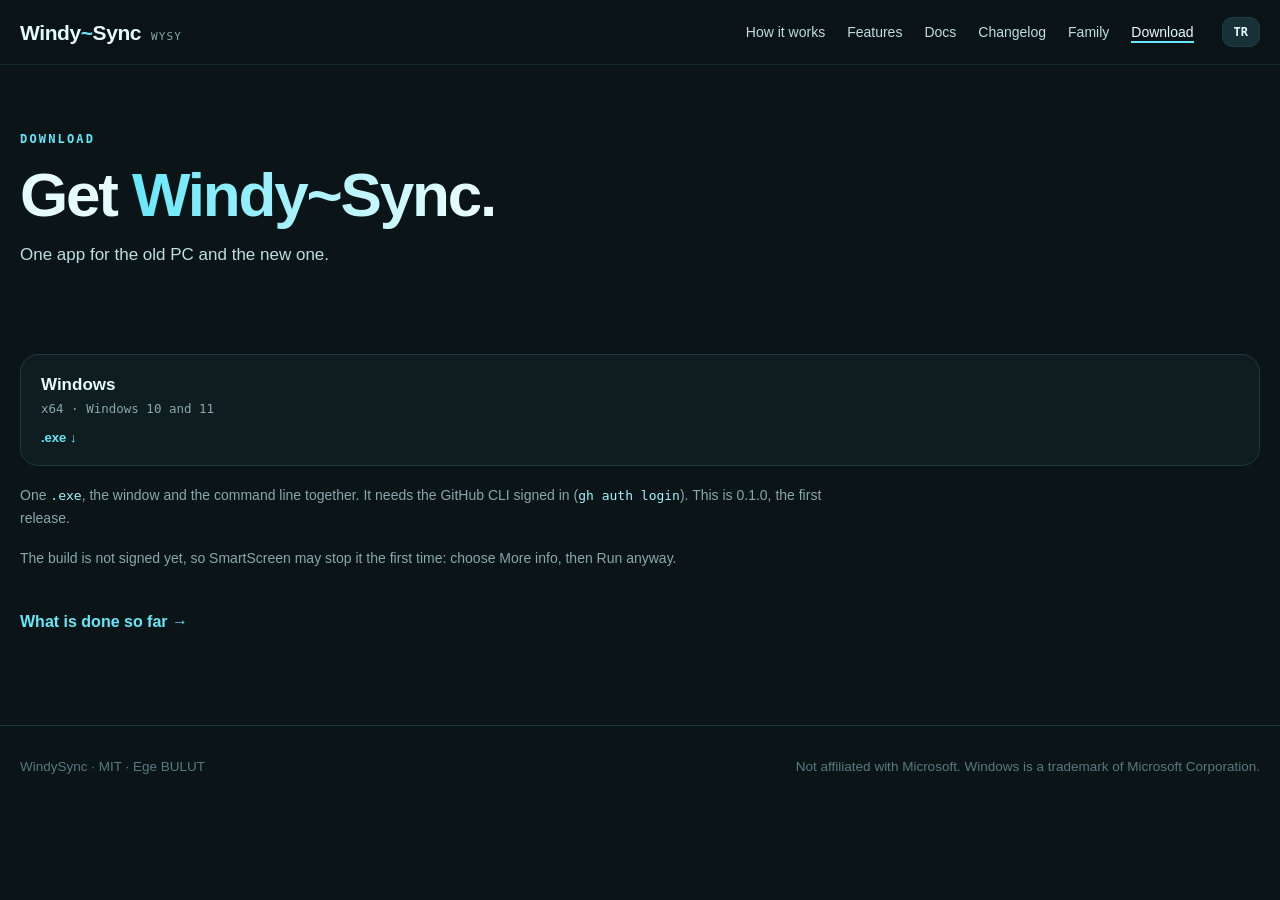
<file: site/download/index.html>
<!doctype html>
<html lang="en">
<head>
<meta charset="utf-8">
<meta name="viewport" content="width=device-width, initial-scale=1">
<title>Download WindySync for Windows</title>
<meta name="description" content="WindySync for Windows 10 and 11: one app for the old PC and the new one.">
<link rel="canonical" href="https://windysync.vercel.app/download/">
<meta property="og:type" content="website">
<meta property="og:site_name" content="WindySync">
<meta property="og:url" content="https://windysync.vercel.app/download/">
<meta property="og:title" content="Download WindySync for Windows">
<meta property="og:description" content="WindySync for Windows 10 and 11: one app for the old PC and the new one.">
<meta property="og:image" content="https://windysync.vercel.app/og.png">
<meta property="og:image:width" content="1200">
<meta property="og:image:height" content="630">
<meta property="og:locale" content="en_US">
<meta name="twitter:card" content="summary_large_image">
<meta name="twitter:title" content="Download WindySync for Windows">
<meta name="twitter:description" content="WindySync for Windows 10 and 11: one app for the old PC and the new one.">
<meta name="twitter:image" content="https://windysync.vercel.app/og.png">
<meta name="theme-color" content="#0b1517">
<link rel="alternate" hreflang="en" href="https://windysync.vercel.app/download/">
<link rel="alternate" hreflang="tr" href="https://windysync.vercel.app/tr/download/">
<link rel="alternate" hreflang="x-default" href="https://windysync.vercel.app/download/">
<link rel="icon" href="data:image/svg+xml,%3Csvg xmlns='http://www.w3.org/2000/svg' viewBox='0 0 32 32'%3E%3Crect width='32' height='32' rx='8' fill='%230b1517'/%3E%3Cpath d='M5 13H20C25 13 26 7 22 6.5C19 6 18 10 21 10.5' fill='none' stroke='%2367e8f9' stroke-width='3' stroke-linecap='round'/%3E%3Cpath d='M5 21H25' stroke='%23ecfeff' stroke-width='3' stroke-linecap='round'/%3E%3C/svg%3E">
<link rel="stylesheet" href="../site.css">
</head>
<body>

<nav>
  <div class="wrap">
    <a class="brand" href="../"><span>Windy<b>~</b>Sync</span> <small>WYSY</small></a>
    <div class="links">
      <a href="../#how" class="opt">How it works</a>
      <a href="../features/">Features</a>
      <a href="../docs/">Docs</a>
      <a href="../changelog/" class="opt">Changelog</a>
      <a href="../#family" class="opt">Family</a>
      <a href="../download/" class="on">Download</a>
    </div>
    <a class="btn lang" id="lang" href="../tr/download/" hreflang="tr" aria-label="Türkçe">TR</a>
  </div>
</nav>

<header class="page-head">
  <div class="wrap">
    <span class="caps">Download</span>
    <h1>Get <em>Windy~Sync</em>.</h1>
    <p class="sub">One app for the old PC and the new one.</p>
  </div>
</header>

<section>
  <div class="wrap">
    <div class="dl">
      <a class="os" href="https://github.com/Ege-BULUT/WindySync/releases/latest/download/windysync-windows-x64.exe"><b>Windows</b><span>x64 · Windows 10 and 11</span><i>.exe ↓</i></a>
    </div>
    <p class="note">One <code>.exe</code>, the window and the command line together. It needs the GitHub CLI signed in (<code>gh auth login</code>). This is 0.1.0, the first release.</p>
    <p class="note">The build is not signed yet, so SmartScreen may stop it the first time: choose More info, then Run anyway.</p>
    <a class="more" href="../changelog/">What is done so far →</a>
  </div>
</section>

<footer>
  <div class="wrap">
    <span>WindySync · MIT · Ege BULUT</span>
    <span>Not affiliated with Microsoft. Windows is a trademark of Microsoft Corporation.</span>
  </div>
</footer>

<script src="../site.js"></script>
</body>
</html>
</file>
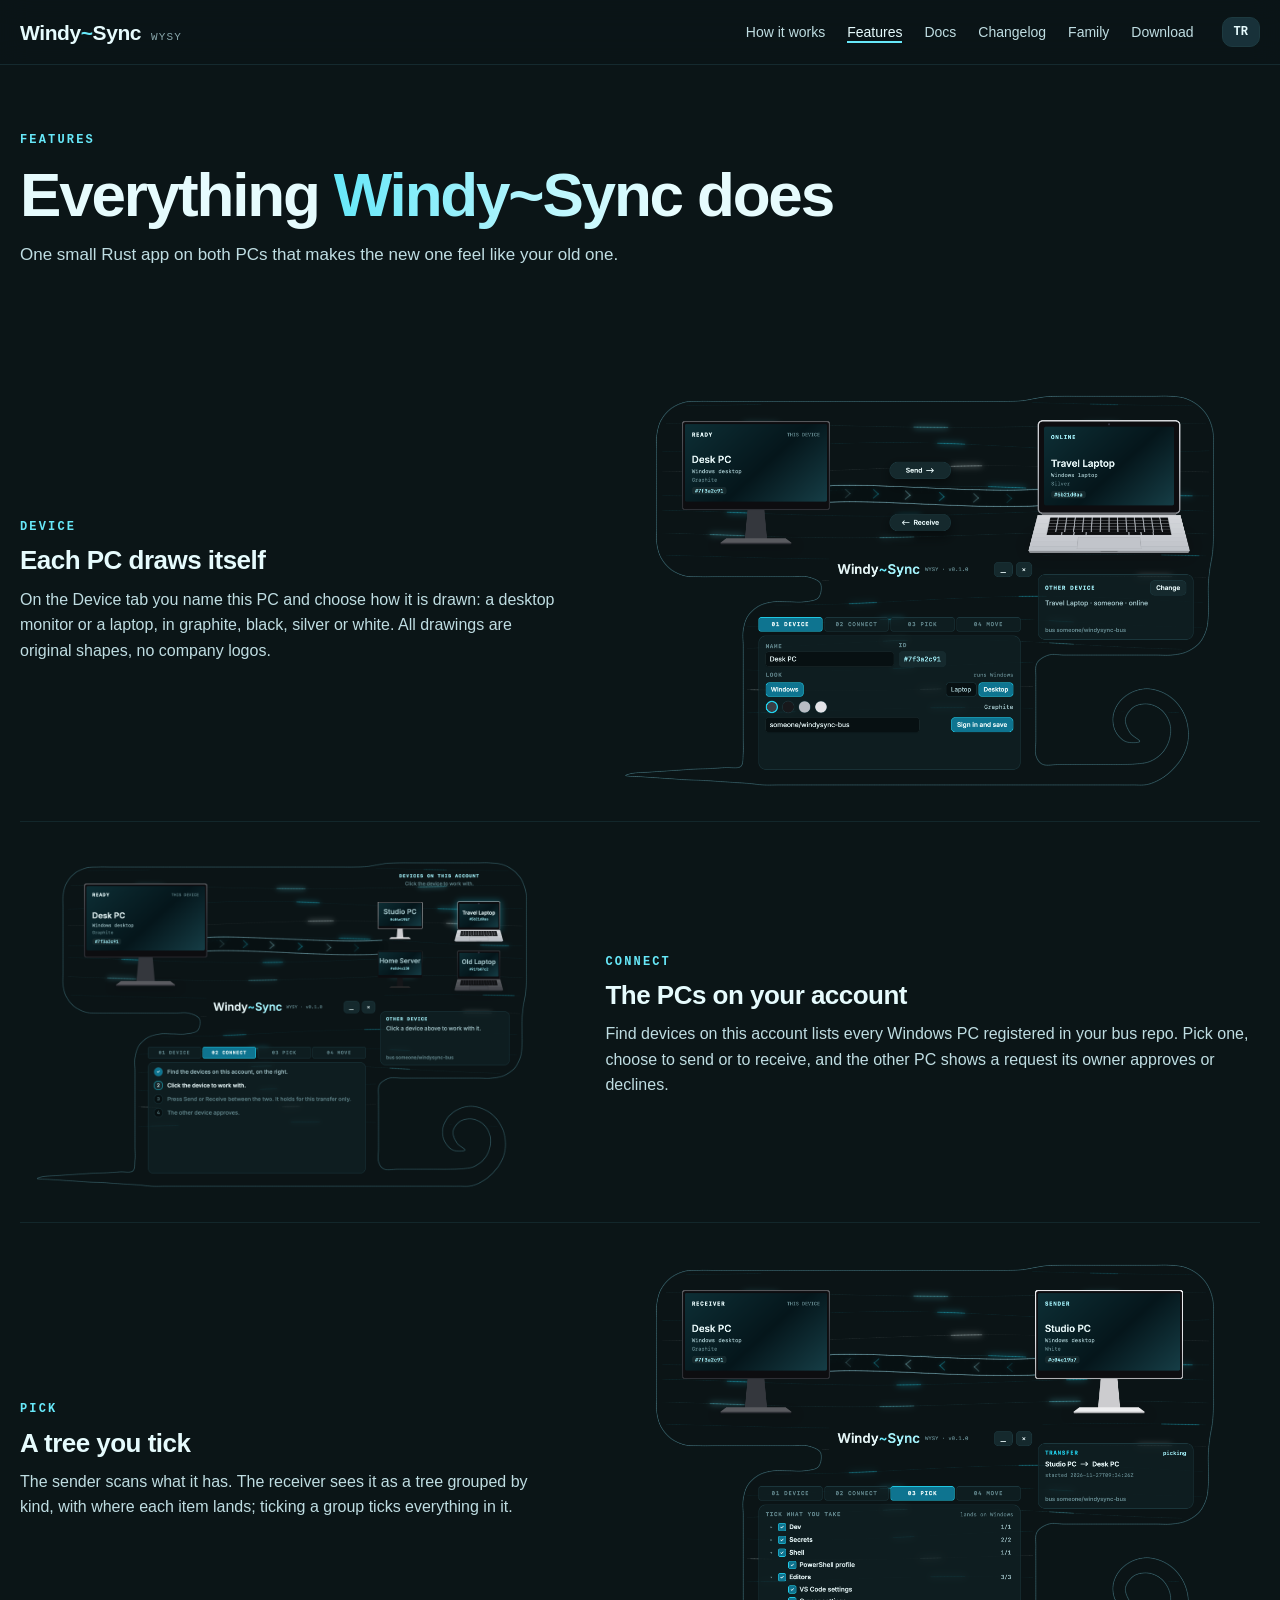
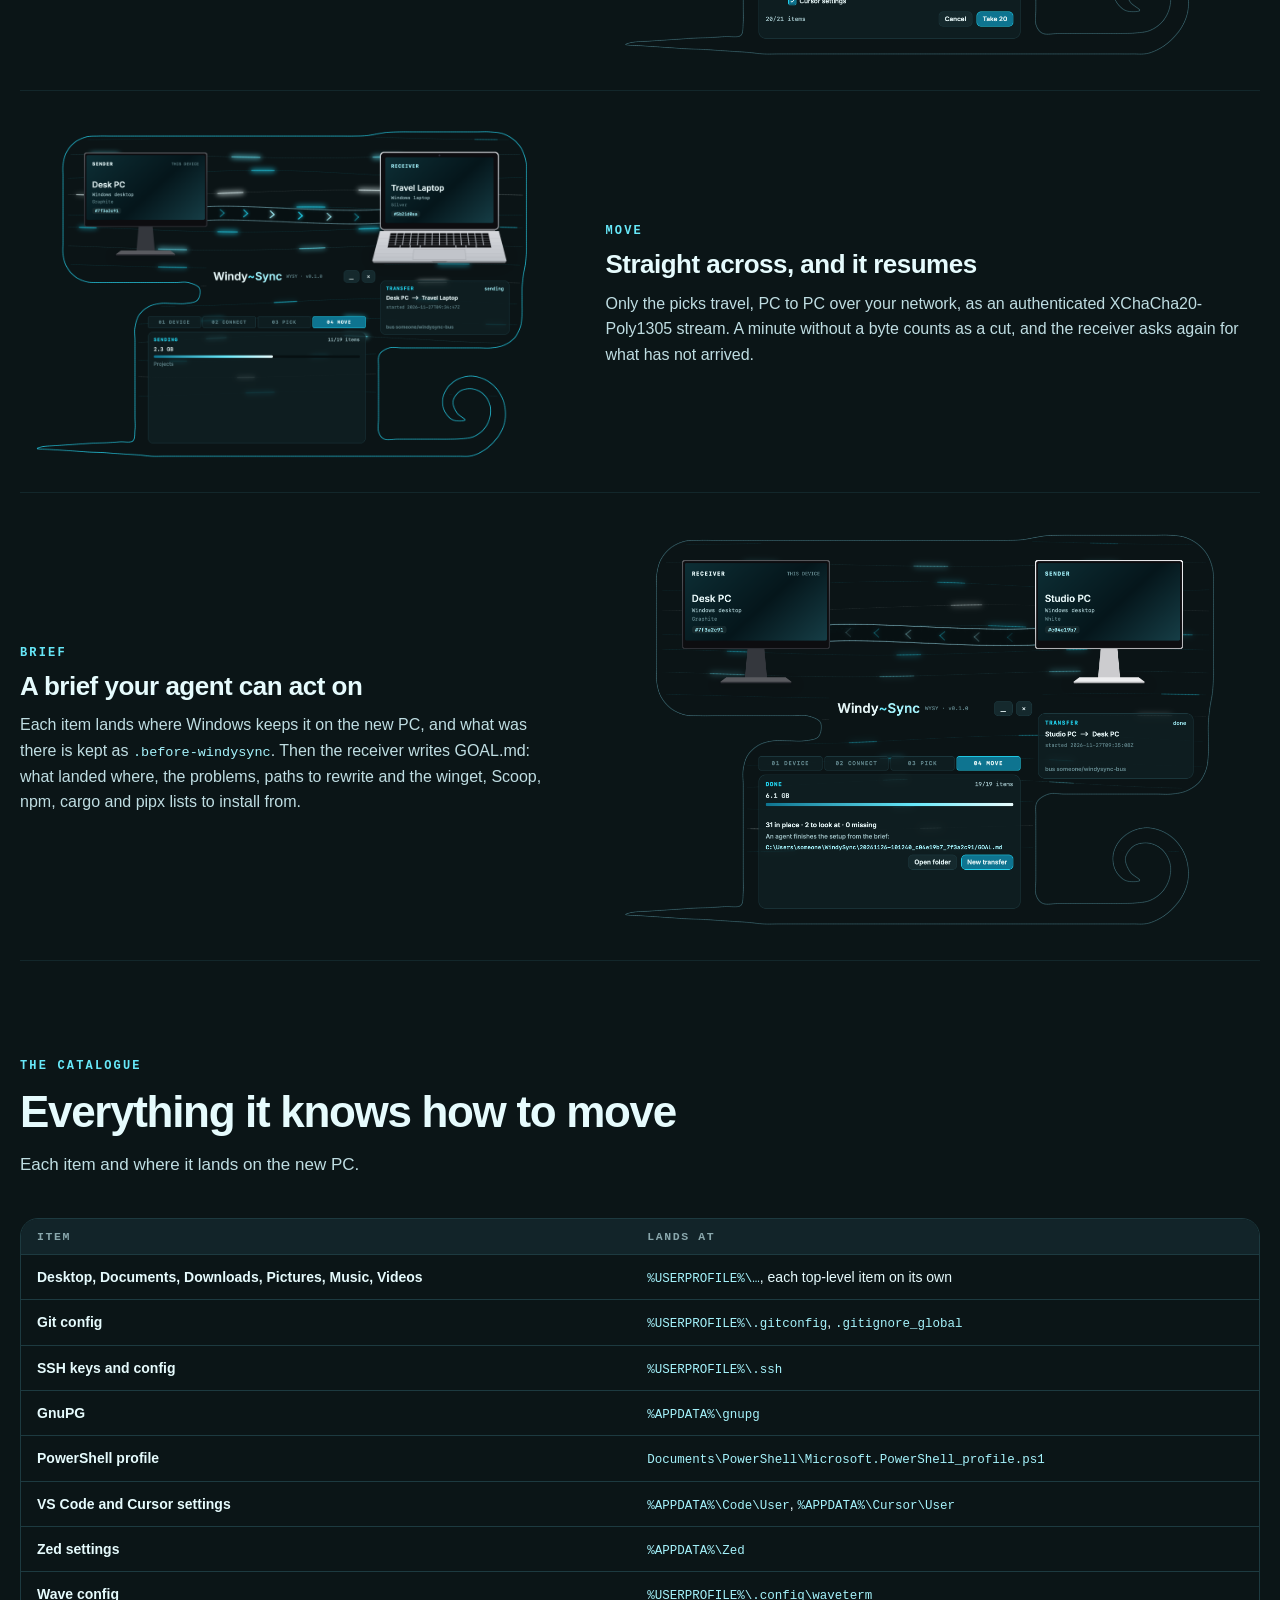
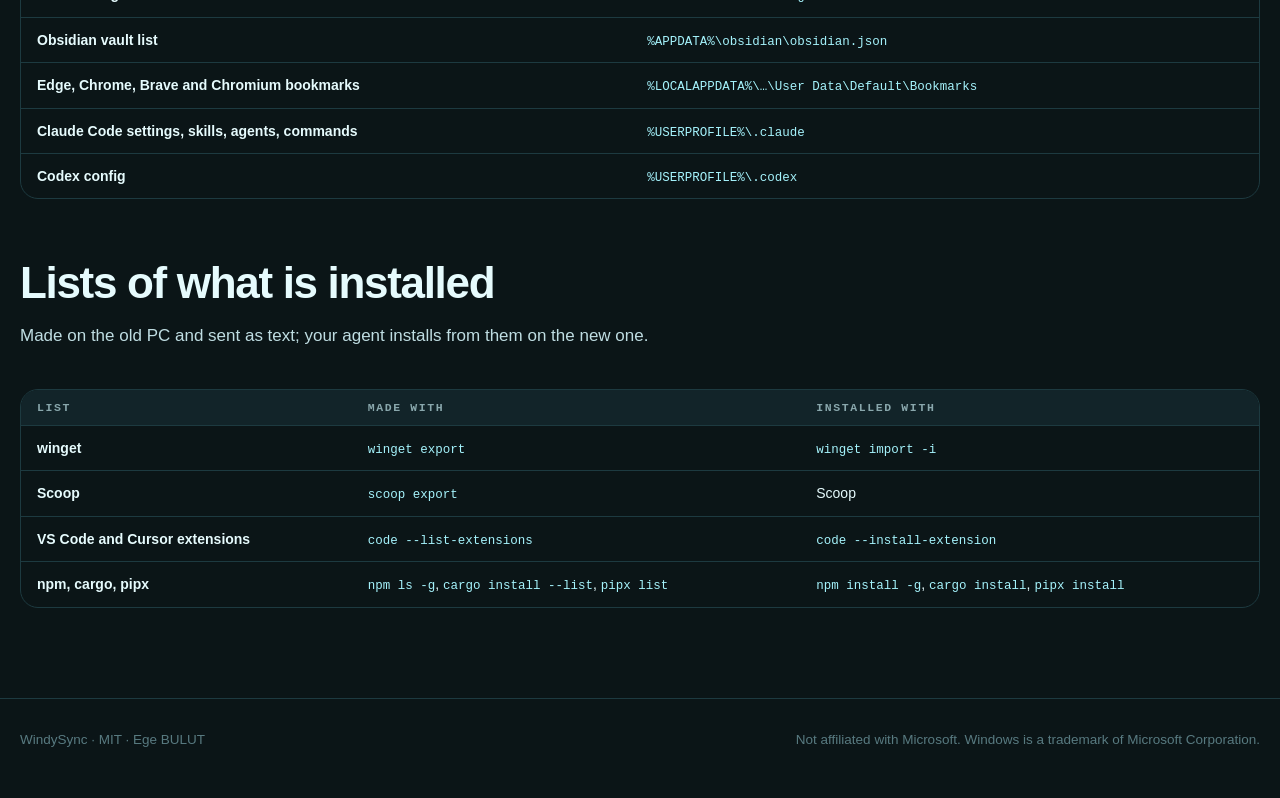
<file: site/features/index.html>
<!doctype html>
<html lang="en">
<head>
<meta charset="utf-8">
<meta name="viewport" content="width=device-width, initial-scale=1">
<title>Features: send or receive, pick, move and finish · WindySync</title>
<meta name="description" content="Pick the other Windows PC, approve, tick what the new one takes, move it end-to-end encrypted, and hand the rest to your AI agent with GOAL.md.">
<link rel="canonical" href="https://windysync.vercel.app/features/">
<meta property="og:type" content="website">
<meta property="og:site_name" content="WindySync">
<meta property="og:url" content="https://windysync.vercel.app/features/">
<meta property="og:title" content="Features: send or receive, pick, move and finish · WindySync">
<meta property="og:description" content="Pick the other Windows PC, approve, tick what the new one takes, move it end-to-end encrypted, and hand the rest to your AI agent with GOAL.md.">
<meta property="og:image" content="https://windysync.vercel.app/og.png">
<meta property="og:image:width" content="1200">
<meta property="og:image:height" content="630">
<meta property="og:locale" content="en_US">
<meta name="twitter:card" content="summary_large_image">
<meta name="twitter:title" content="Features: send or receive, pick, move and finish · WindySync">
<meta name="twitter:description" content="Pick the other Windows PC, approve, tick what the new one takes, move it end-to-end encrypted, and hand the rest to your AI agent with GOAL.md.">
<meta name="twitter:image" content="https://windysync.vercel.app/og.png">
<meta name="theme-color" content="#0b1517">
<link rel="alternate" hreflang="en" href="https://windysync.vercel.app/features/">
<link rel="alternate" hreflang="tr" href="https://windysync.vercel.app/tr/features/">
<link rel="alternate" hreflang="x-default" href="https://windysync.vercel.app/features/">
<link rel="icon" href="data:image/svg+xml,%3Csvg xmlns='http://www.w3.org/2000/svg' viewBox='0 0 32 32'%3E%3Crect width='32' height='32' rx='8' fill='%230b1517'/%3E%3Cpath d='M5 13H20C25 13 26 7 22 6.5C19 6 18 10 21 10.5' fill='none' stroke='%2367e8f9' stroke-width='3' stroke-linecap='round'/%3E%3Cpath d='M5 21H25' stroke='%23ecfeff' stroke-width='3' stroke-linecap='round'/%3E%3C/svg%3E">
<link rel="stylesheet" href="../site.css">
</head>
<body>

<nav>
  <div class="wrap">
    <a class="brand" href="../"><span>Windy<b>~</b>Sync</span> <small>WYSY</small></a>
    <div class="links">
      <a href="../#how" class="opt">How it works</a>
      <a href="../features/" class="on">Features</a>
      <a href="../docs/">Docs</a>
      <a href="../changelog/" class="opt">Changelog</a>
      <a href="../#family" class="opt">Family</a>
      <a href="../download/">Download</a>
    </div>
    <a class="btn lang" id="lang" href="../tr/features/" hreflang="tr" aria-label="Türkçe">TR</a>
  </div>
</nav>

<header class="page-head">
  <div class="wrap">
    <span class="caps">Features</span>
    <h1>Everything <em>Windy~Sync</em> does</h1>
    <p class="sub">One small Rust app on both PCs that makes the new one feel like your old one.</p>
  </div>
</header>

<section>
  <div class="wrap">
    <div class="frow reveal">
      <div><span class="caps">DEVICE</span><h3>Each PC draws itself</h3><p>On the Device tab you name this PC and choose how it is drawn: a desktop monitor or a laptop, in graphite, black, silver or white. All drawings are original shapes, no company logos.</p></div>
      <img src="../device.png" width="2560" height="1560" alt="Each PC draws itself" loading="lazy">
    </div>
    <div class="frow reveal">
      <div><span class="caps">CONNECT</span><h3>The PCs on your account</h3><p>Find devices on this account lists every Windows PC registered in your bus repo. Pick one, choose to send or to receive, and the other PC shows a request its owner approves or declines.</p></div>
      <img src="../find.png" width="2560" height="1560" alt="The PCs on your account" loading="lazy">
    </div>
    <div class="frow reveal">
      <div><span class="caps">PICK</span><h3>A tree you tick</h3><p>The sender scans what it has. The receiver sees it as a tree grouped by kind, with where each item lands; ticking a group ticks everything in it.</p></div>
      <img src="../pick.png" width="2560" height="1560" alt="A tree you tick" loading="lazy">
    </div>
    <div class="frow reveal">
      <div><span class="caps">MOVE</span><h3>Straight across, and it resumes</h3><p>Only the picks travel, PC to PC over your network, as an authenticated XChaCha20-Poly1305 stream. A minute without a byte counts as a cut, and the receiver asks again for what has not arrived.</p></div>
      <img src="../sending.png" width="2560" height="1560" alt="Straight across, and it resumes" loading="lazy">
    </div>
    <div class="frow reveal">
      <div><span class="caps">BRIEF</span><h3>A brief your agent can act on</h3><p>Each item lands where Windows keeps it on the new PC, and what was there is kept as <code>.before-windysync</code>. Then the receiver writes GOAL.md: what landed where, the problems, paths to rewrite and the winget, Scoop, npm, cargo and pipx lists to install from.</p></div>
      <img src="../done.png" width="2560" height="1560" alt="A brief your agent can act on" loading="lazy">
    </div>
  </div>
</section>

<section class="tight">
  <div class="wrap">
    <span class="caps">The catalogue</span>
    <h2>Everything it knows how to move</h2>
    <p class="sub">Each item and where it lands on the new PC.</p>
    <div class="land fit"><table>
      <thead><tr><th>Item</th><th>Lands at</th></tr></thead>
      <tbody>
      <tr><td>Desktop, Documents, Downloads, Pictures, Music, Videos</td><td><code>%USERPROFILE%\…</code>, each top-level item on its own</td></tr>
      <tr><td>Git config</td><td><code>%USERPROFILE%\.gitconfig</code>, <code>.gitignore_global</code></td></tr>
      <tr><td>SSH keys and config</td><td><code>%USERPROFILE%\.ssh</code></td></tr>
      <tr><td>GnuPG</td><td><code>%APPDATA%\gnupg</code></td></tr>
      <tr><td>PowerShell profile</td><td><code>Documents\PowerShell\Microsoft.PowerShell_profile.ps1</code></td></tr>
      <tr><td>VS Code and Cursor settings</td><td><code>%APPDATA%\Code\User</code>, <code>%APPDATA%\Cursor\User</code></td></tr>
      <tr><td>Zed settings</td><td><code>%APPDATA%\Zed</code></td></tr>
      <tr><td>Wave config</td><td><code>%USERPROFILE%\.config\waveterm</code></td></tr>
      <tr><td>Obsidian vault list</td><td><code>%APPDATA%\obsidian\obsidian.json</code></td></tr>
      <tr><td>Edge, Chrome, Brave and Chromium bookmarks</td><td><code>%LOCALAPPDATA%\…\User Data\Default\Bookmarks</code></td></tr>
      <tr><td>Claude Code settings, skills, agents, commands</td><td><code>%USERPROFILE%\.claude</code></td></tr>
      <tr><td>Codex config</td><td><code>%USERPROFILE%\.codex</code></td></tr>
      </tbody></table></div>
    <h2 style="margin-top:60px">Lists of what is installed</h2>
    <p class="sub">Made on the old PC and sent as text; your agent installs from them on the new one.</p>
    <div class="land fit"><table>
      <thead><tr><th>List</th><th>Made with</th><th>Installed with</th></tr></thead>
      <tbody>
      <tr><td>winget</td><td><code>winget export</code></td><td><code>winget import -i</code></td></tr>
      <tr><td>Scoop</td><td><code>scoop export</code></td><td>Scoop</td></tr>
      <tr><td>VS Code and Cursor extensions</td><td><code>code --list-extensions</code></td><td><code>code --install-extension</code></td></tr>
      <tr><td>npm, cargo, pipx</td><td><code>npm ls -g</code>, <code>cargo install --list</code>, <code>pipx list</code></td><td><code>npm install -g</code>, <code>cargo install</code>, <code>pipx install</code></td></tr>
      </tbody></table></div>
  </div>
</section>

<footer>
  <div class="wrap">
    <span>WindySync · MIT · Ege BULUT</span>
    <span>Not affiliated with Microsoft. Windows is a trademark of Microsoft Corporation.</span>
  </div>
</footer>

<script src="../site.js"></script>
</body>
</html>
</file>
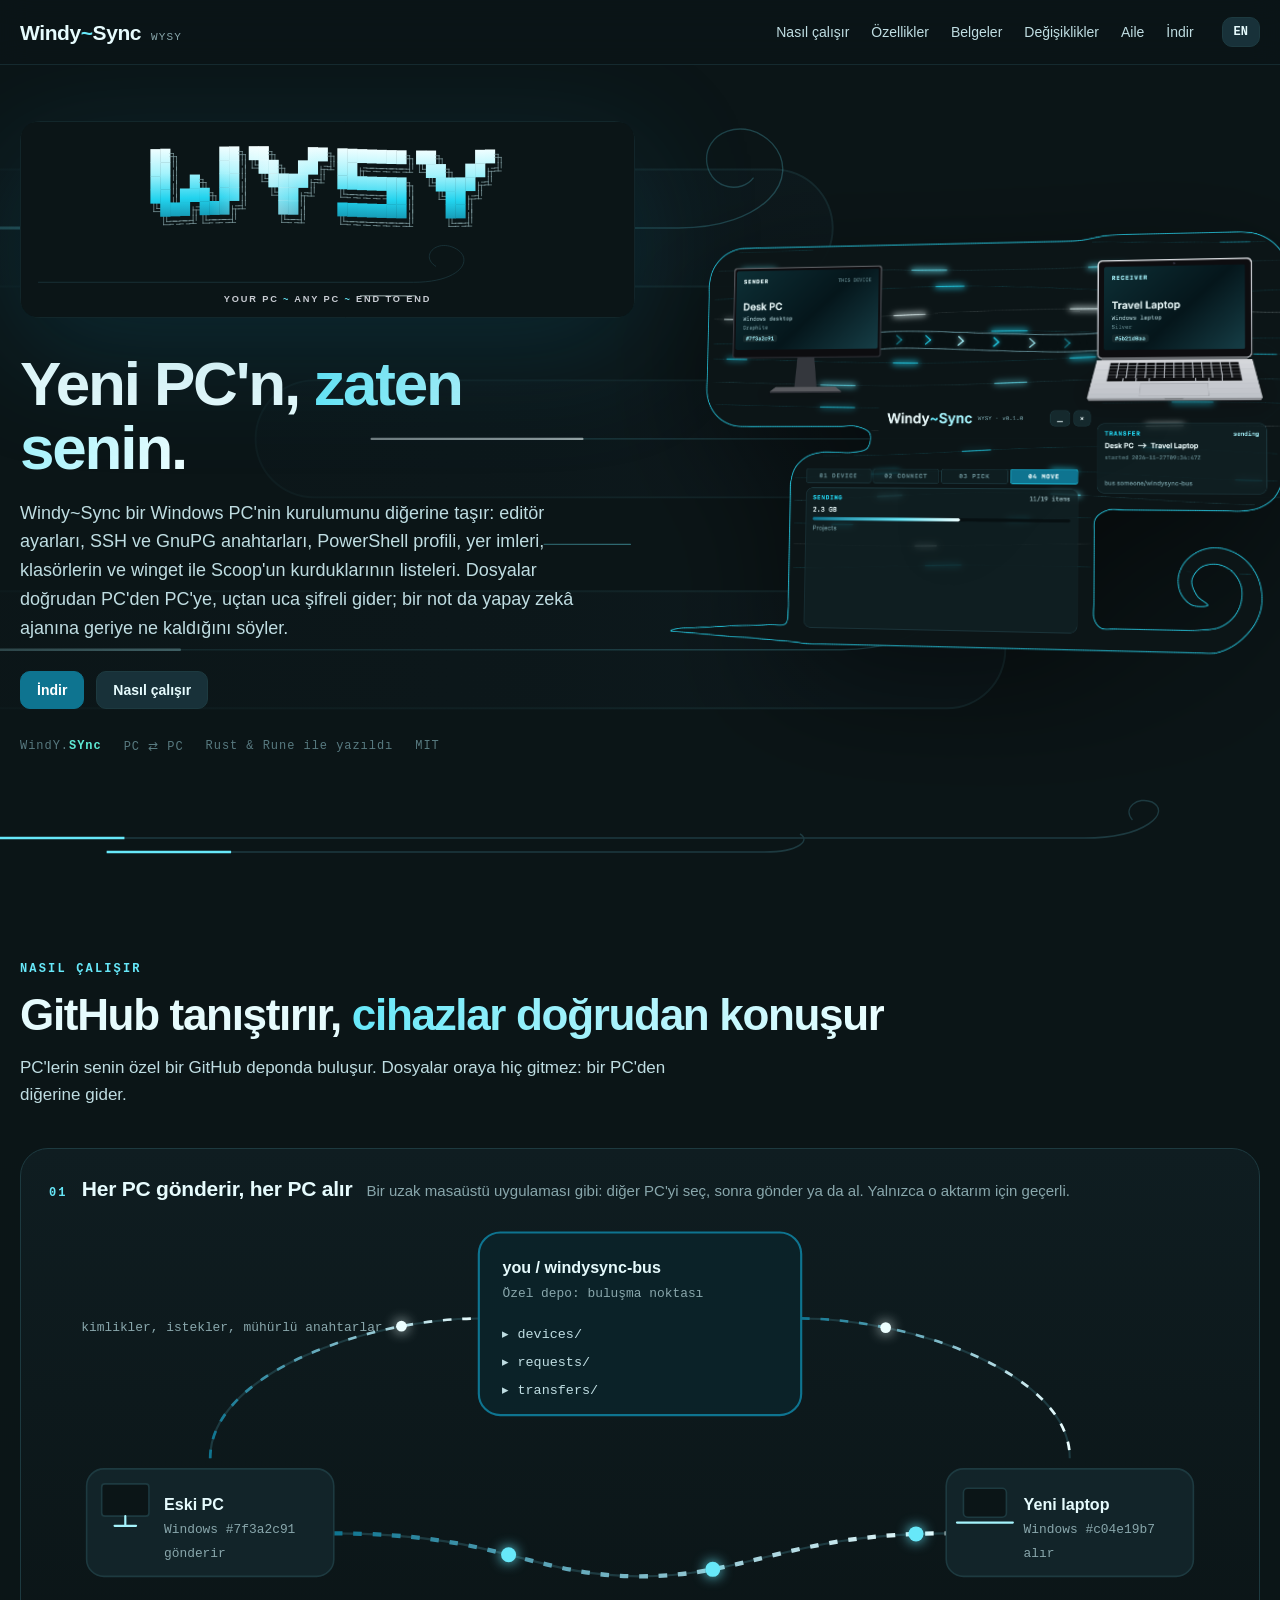
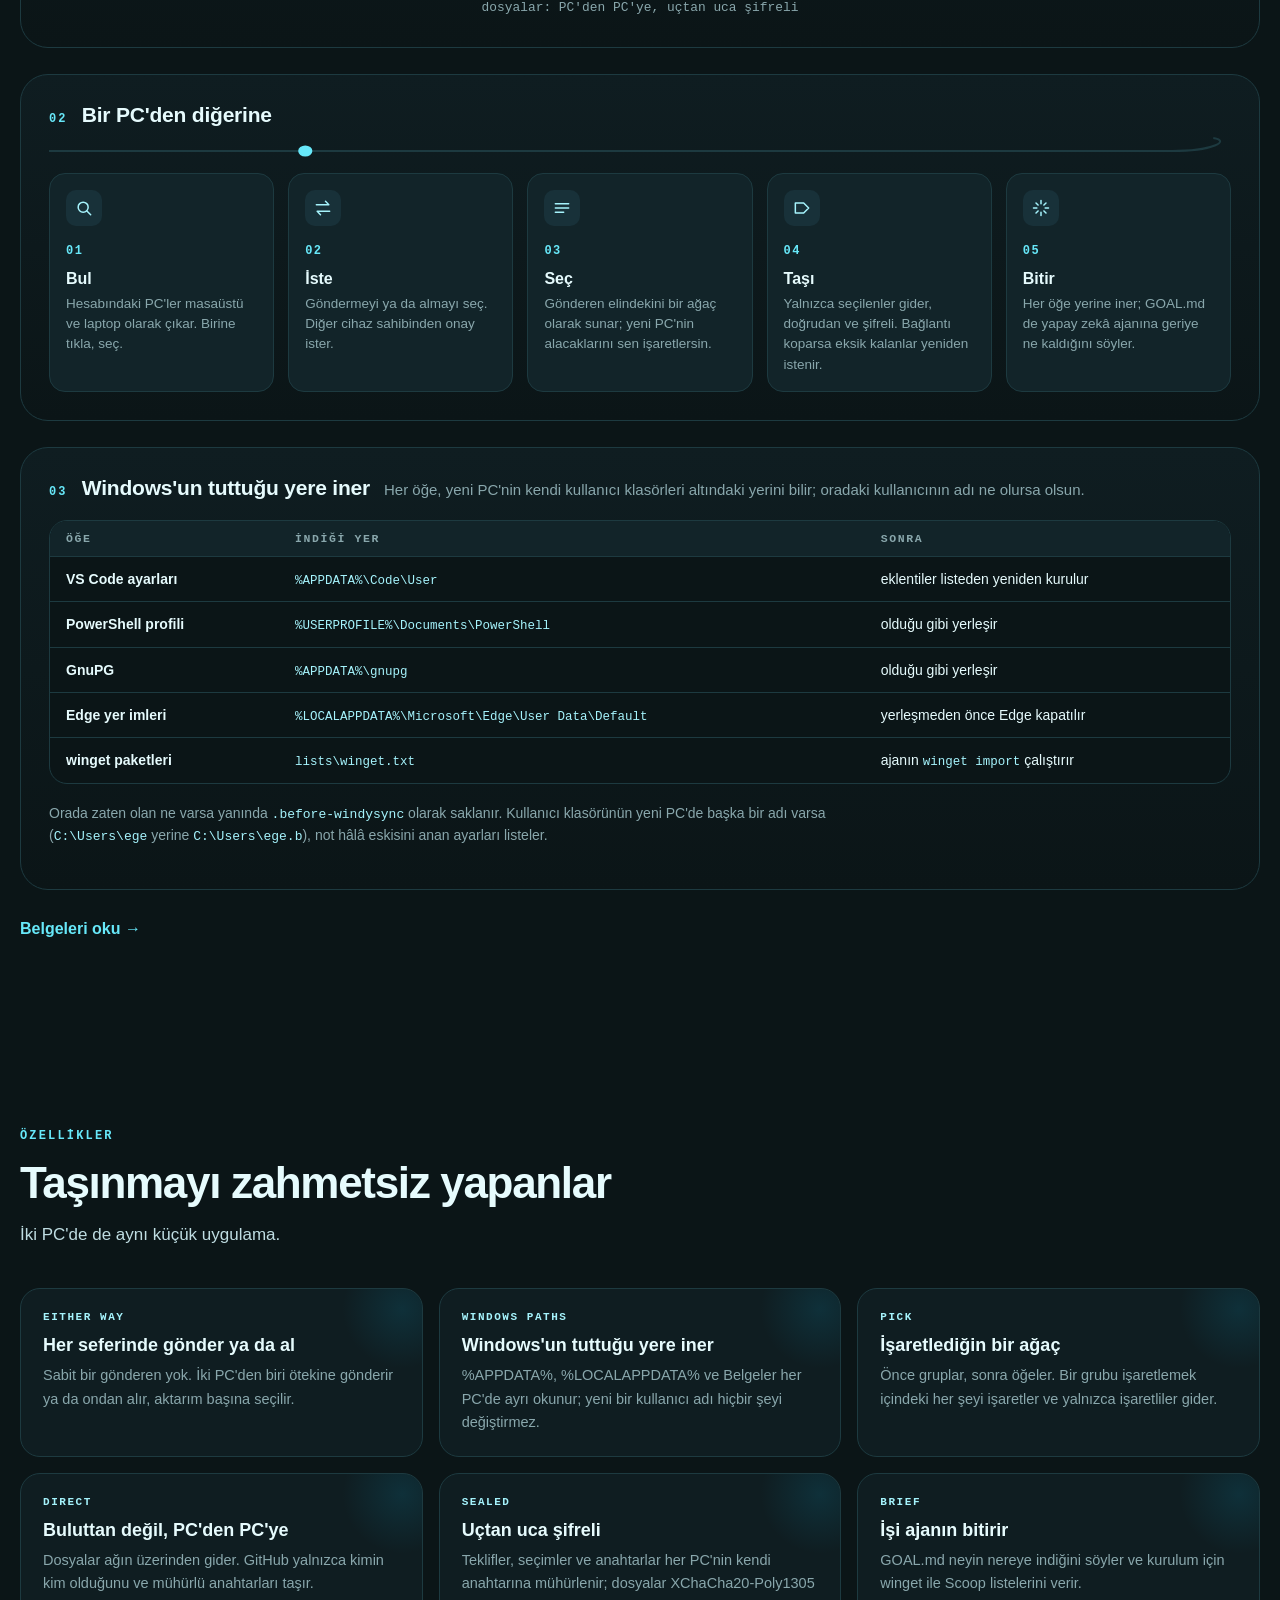
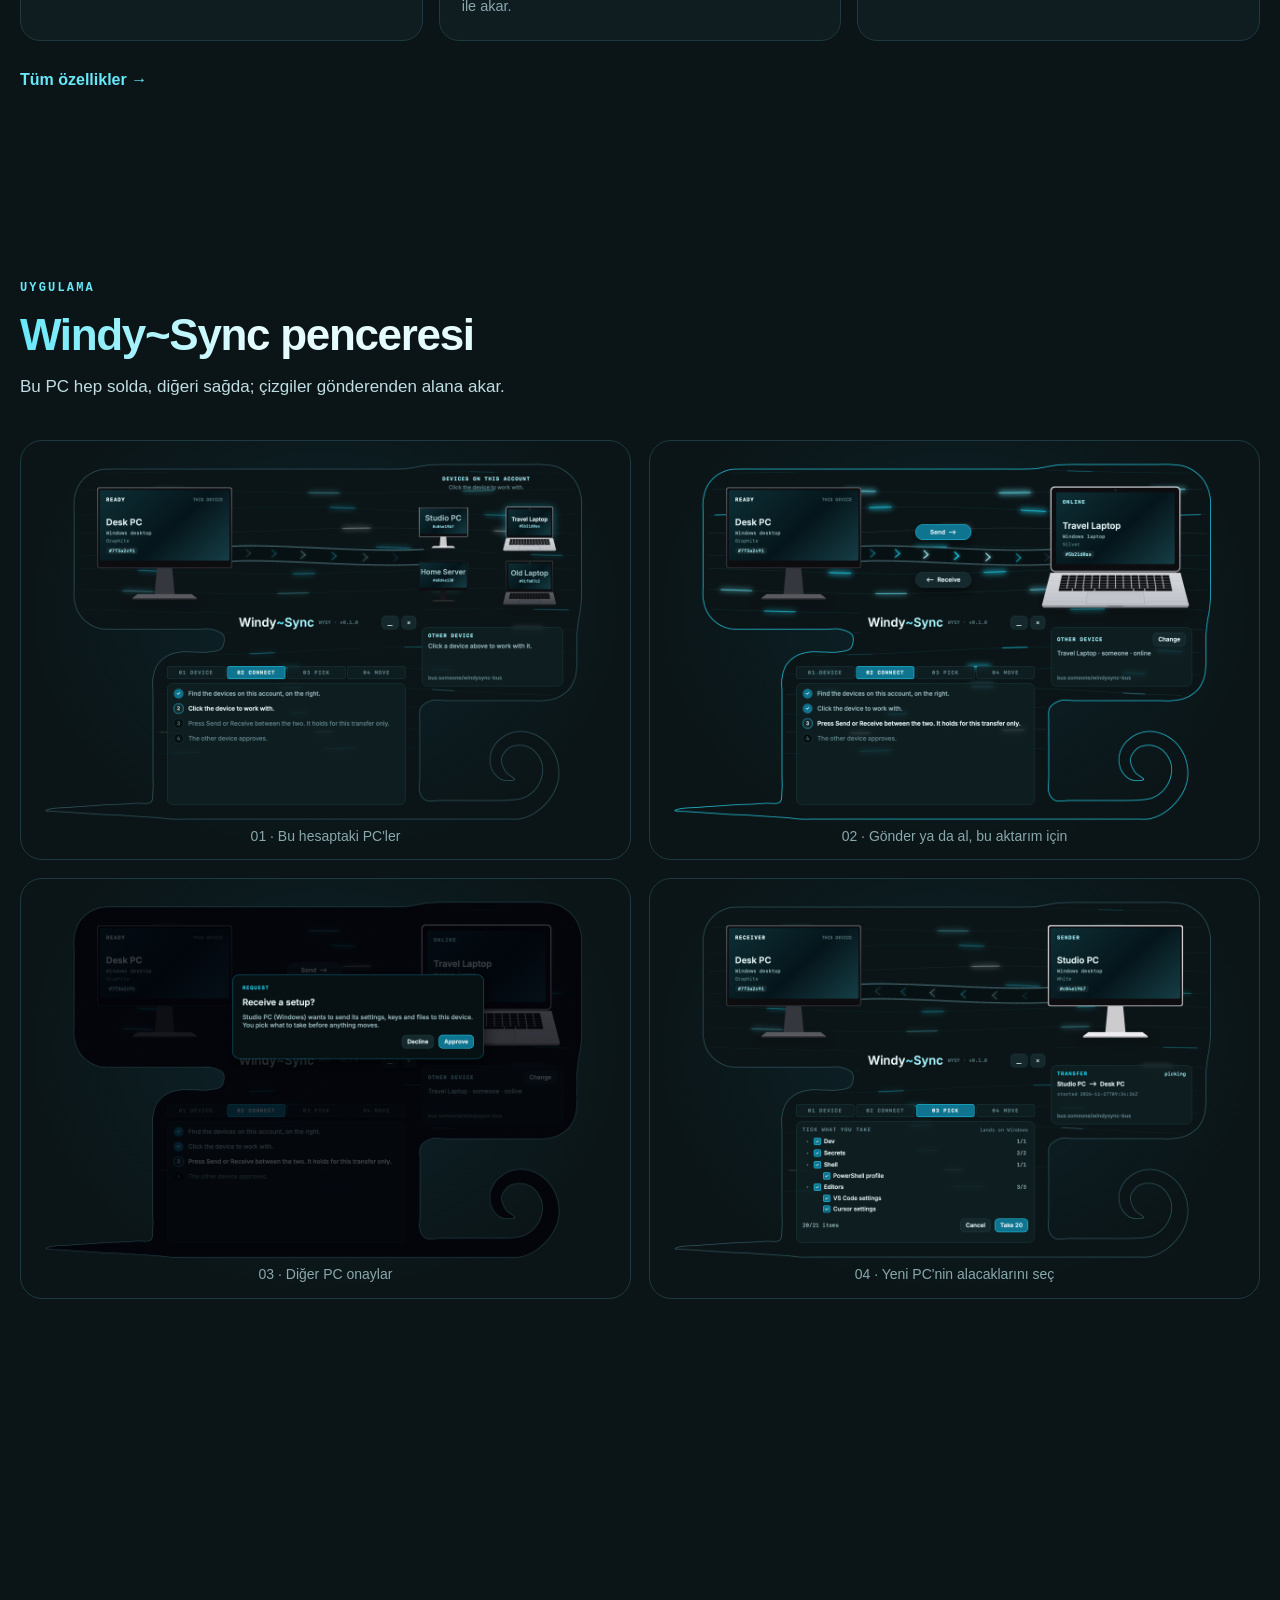
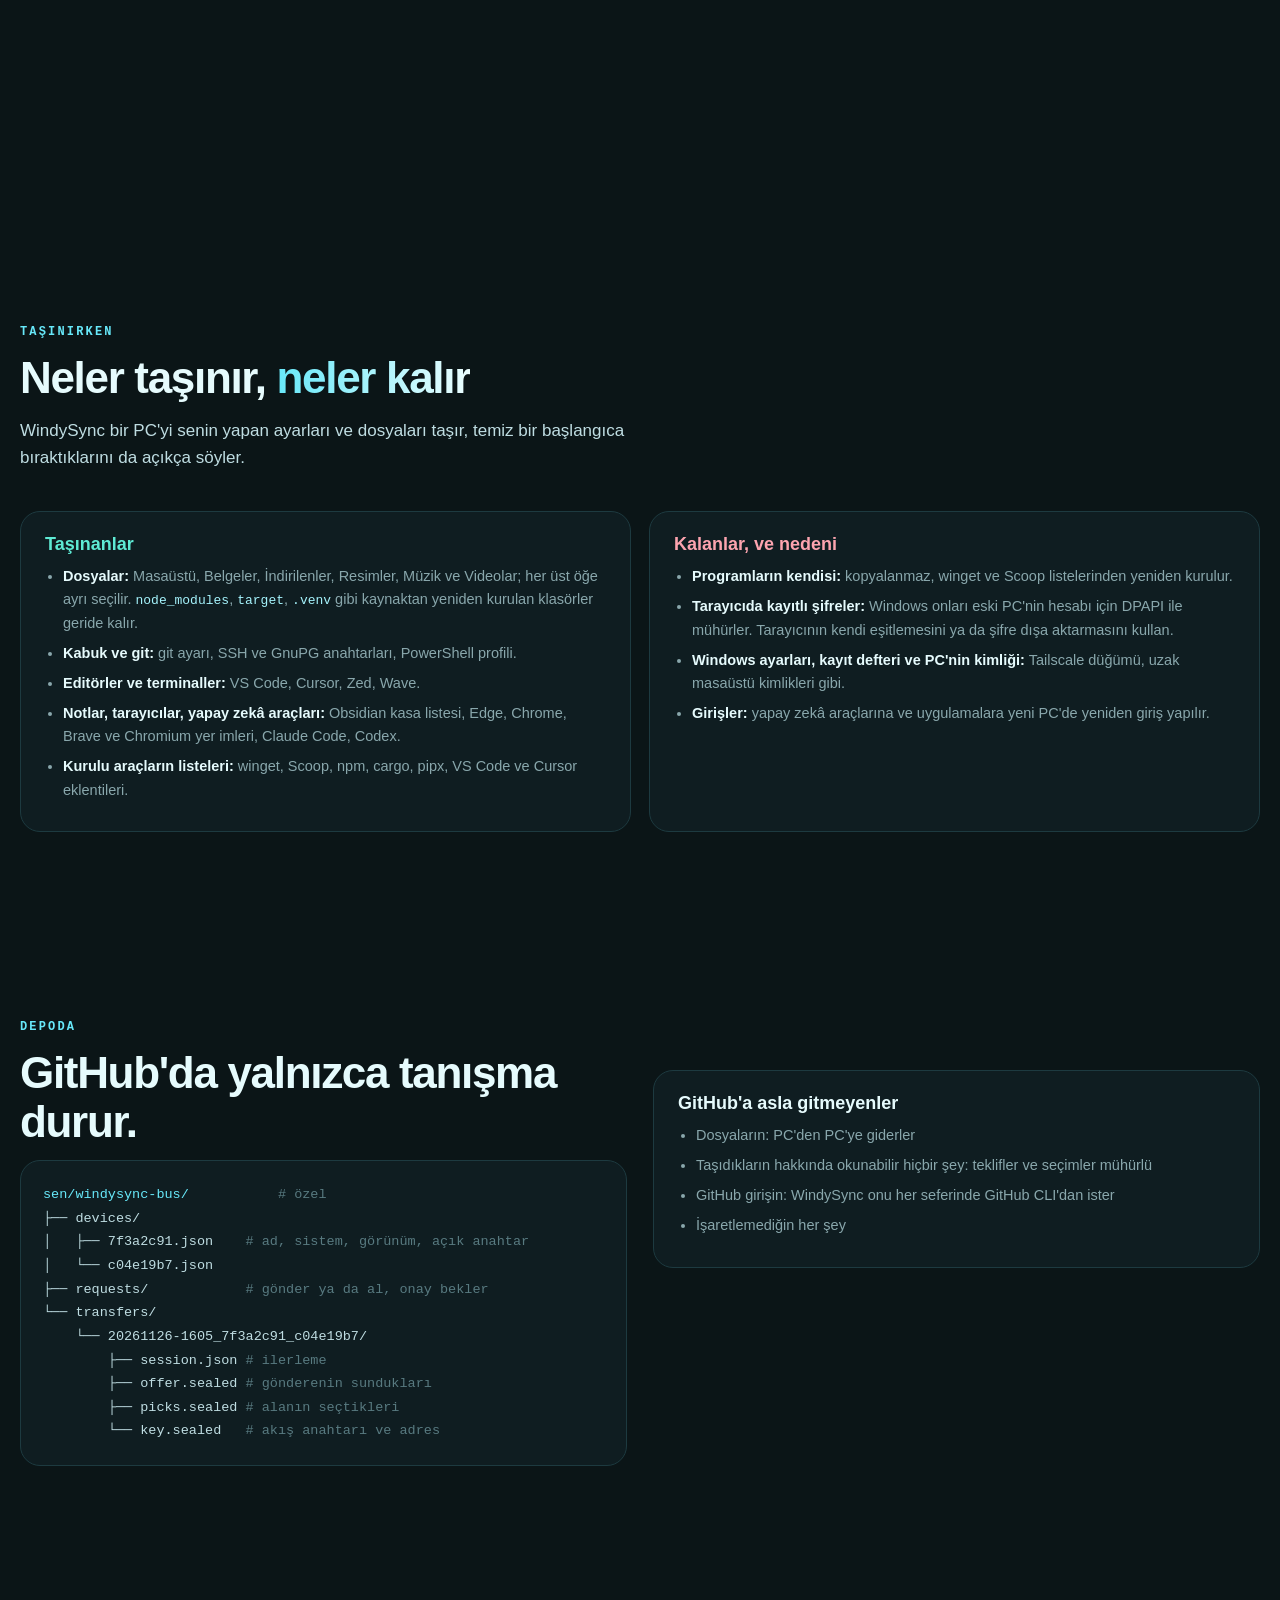
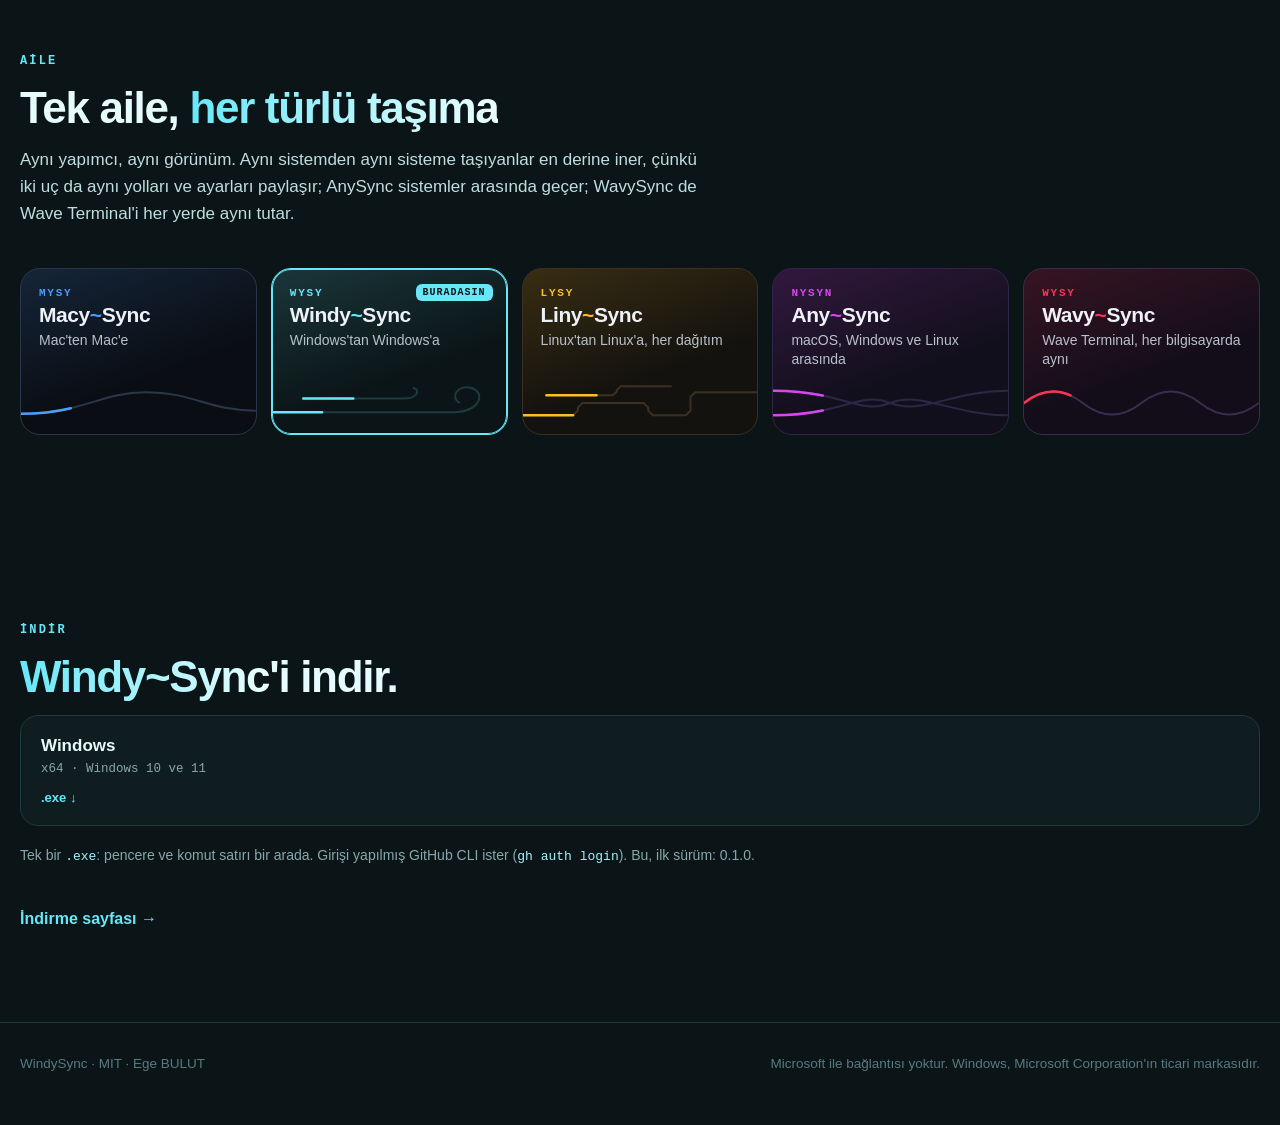
<file: site/tr/index.html>
<!doctype html>
<html lang="tr">
<head>
<meta charset="utf-8">
<meta name="viewport" content="width=device-width, initial-scale=1">
<title>WindySync: bir Windows PC'yi yeni bir PC'ye uçtan uca şifreli taşı</title>
<meta name="description" content="WindySync bir Windows PC'nin kurulumunu diğerine taşır: editör ayarları, SSH ve GnuPG anahtarları, PowerShell profili, yer imleri, klasörlerin ve winget ile Scoop'un kurduklarının listeleri. PC'den PC'ye, uçtan uca şifreli; kurulumu yapay zekâ ajanın için yazılan bir not bitirir.">
<link rel="canonical" href="https://windysync.vercel.app/tr/">
<meta property="og:type" content="website">
<meta property="og:site_name" content="WindySync">
<meta property="og:url" content="https://windysync.vercel.app/tr/">
<meta property="og:title" content="WindySync: bir Windows PC'yi yeni bir PC'ye uçtan uca şifreli taşı">
<meta property="og:description" content="WindySync bir Windows PC'nin kurulumunu diğerine taşır: editör ayarları, SSH ve GnuPG anahtarları, PowerShell profili, yer imleri, klasörlerin ve winget ile Scoop'un kurduklarının listeleri. PC'den PC'ye, uçtan uca şifreli; kurulumu yapay zekâ ajanın için yazılan bir not bitirir.">
<meta property="og:image" content="https://windysync.vercel.app/og.png">
<meta property="og:image:width" content="1200">
<meta property="og:image:height" content="630">
<meta property="og:locale" content="tr_TR">
<meta name="twitter:card" content="summary_large_image">
<meta name="twitter:title" content="WindySync: bir Windows PC'yi yeni bir PC'ye uçtan uca şifreli taşı">
<meta name="twitter:description" content="WindySync bir Windows PC'nin kurulumunu diğerine taşır: editör ayarları, SSH ve GnuPG anahtarları, PowerShell profili, yer imleri, klasörlerin ve winget ile Scoop'un kurduklarının listeleri. PC'den PC'ye, uçtan uca şifreli; kurulumu yapay zekâ ajanın için yazılan bir not bitirir.">
<meta name="twitter:image" content="https://windysync.vercel.app/og.png">
<meta name="theme-color" content="#0b1517">
<script type="application/ld+json">{"@context": "https://schema.org", "@type": "SoftwareApplication", "name": "WindySync", "applicationCategory": "UtilitiesApplication", "operatingSystem": "Windows", "url": "https://windysync.vercel.app/", "downloadUrl": "https://github.com/Ege-BULUT/WindySync/releases/latest", "softwareVersion": "0.1.0", "license": "https://opensource.org/licenses/MIT", "image": "https://windysync.vercel.app/og.png", "description": "WindySync bir Windows PC'nin kurulumunu diğerine taşır: editör ayarları, SSH ve GnuPG anahtarları, PowerShell profili, yer imleri, klasörlerin ve winget ile Scoop'un kurduklarının listeleri. PC'den PC'ye, uçtan uca şifreli; kurulumu yapay zekâ ajanın için yazılan bir not bitirir.", "author": {"@type": "Person", "name": "Ege BULUT", "url": "https://github.com/Ege-BULUT"}, "offers": {"@type": "Offer", "price": "0", "priceCurrency": "USD"}}</script>
<link rel="alternate" hreflang="en" href="https://windysync.vercel.app/">
<link rel="alternate" hreflang="tr" href="https://windysync.vercel.app/tr/">
<link rel="alternate" hreflang="x-default" href="https://windysync.vercel.app/">
<link rel="icon" href="data:image/svg+xml,%3Csvg xmlns='http://www.w3.org/2000/svg' viewBox='0 0 32 32'%3E%3Crect width='32' height='32' rx='8' fill='%230b1517'/%3E%3Cpath d='M5 13H20C25 13 26 7 22 6.5C19 6 18 10 21 10.5' fill='none' stroke='%2367e8f9' stroke-width='3' stroke-linecap='round'/%3E%3Cpath d='M5 21H25' stroke='%23ecfeff' stroke-width='3' stroke-linecap='round'/%3E%3C/svg%3E">
<link rel="stylesheet" href="../site.css">
</head>
<body>

<nav>
  <div class="wrap">
    <a class="brand" href="./"><span>Windy<b>~</b>Sync</span> <small>WYSY</small></a>
    <div class="links">
      <a href="#how" class="opt">Nasıl çalışır</a>
      <a href="features/">Özellikler</a>
      <a href="docs/">Belgeler</a>
      <a href="changelog/" class="opt">Değişiklikler</a>
      <a href="#family" class="opt">Aile</a>
      <a href="download/">İndir</a>
    </div>
    <a class="btn lang" id="lang" href="../" hreflang="en" aria-label="English">EN</a>
  </div>
</nav>

<header class="hero">
  <svg class="bg" viewBox="0 0 1440 760" preserveAspectRatio="xMidYMid slice" aria-hidden="true">
    <g class="w-band"><path class="wo" d="M -80 170 H 860"/><path class="wo" d="M 380 390 H 1520"/><path class="wo" d="M -80 610 H 1040"/><path class="wf" d="M -80 170 H 860"/><path class="wf" d="M 380 390 H 1520"/><path class="wf" d="M -80 610 H 1040"/></g>
    <path class="wl base" d="M -40 170 H 760 C 850 170 890 118 858 82 C 830 52 784 70 790 104 C 795 130 826 134 838 118"/><path class="wl base" d="M 440 390 H 1290 C 1380 390 1420 338 1388 302 C 1360 272 1314 290 1320 324 C 1325 350 1356 354 1368 338"/><path class="wl base" d="M -40 610 H 930 C 1020 610 1060 558 1028 522 C 1000 492 954 510 960 544 C 965 570 996 574 1008 558"/>
    <path class="wl a" d="M -40 170 H 760 C 850 170 890 118 858 82 C 830 52 784 70 790 104 C 795 130 826 134 838 118"/><path class="wl b" d="M 440 390 H 1290 C 1380 390 1420 338 1388 302 C 1360 272 1314 290 1320 324 C 1325 350 1356 354 1368 338"/><path class="wl c" d="M -40 610 H 930 C 1020 610 1060 558 1028 522 C 1000 492 954 510 960 544 C 965 570 996 574 1008 558"/>
    <path class="wl d" d="M -40 300 H 520 C 560 300 574 280 560 268"/><path class="wl d" style="animation-delay:-1.7s" d="M 620 500 H 1180 C 1220 500 1234 480 1220 468"/>
  </svg>
  <div class="wrap hero-grid">
    <div>
      <img class="logo" src="../logo.svg" alt="WYSY, WindySync logo">
      <h1>Yeni PC'n,&nbsp;<em>zaten senin.</em></h1>
      <p class="lead">Windy~Sync bir Windows PC'nin kurulumunu diğerine taşır: editör ayarları, SSH ve GnuPG anahtarları, PowerShell profili, yer imleri, klasörlerin ve winget ile Scoop'un kurduklarının listeleri. Dosyalar doğrudan PC'den PC'ye, uçtan uca şifreli gider; bir not da yapay zekâ ajanına geriye ne kaldığını söyler.</p>
      <div class="cta">
        <a class="btn red" href="download/">İndir</a>
        <a class="btn" href="#how">Nasıl çalışır</a>
      </div>
      <div class="ticker"><span>WindY.<b>SYnc</b></span><span>PC ⇄ PC</span><span>Rust &amp; Rune ile yazıldı</span><span>MIT</span></div>
    </div>
    <div class="shot"><img src="../sending.png" width="2560" height="1560" alt="WindySync penceresi: soldaki bu PC, sağdaki yeni PC'ye gönderiyor"></div>
  </div>
</header>

<svg class="divider" viewBox="0 0 1440 70" preserveAspectRatio="none" aria-hidden="true"><path d="M0 44 H 1220 C 1290 44 1318 18 1296 8 C 1280 2 1262 14 1274 26"/><path class="run" style="animation-delay:-0s" d="M0 44 H 1220 C 1290 44 1318 18 1296 8 C 1280 2 1262 14 1274 26"/><path d="M120 58 H 860 C 900 58 912 46 900 40"/><path class="run" style="animation-delay:-2s" d="M120 58 H 860 C 900 58 912 46 900 40"/></svg>

<section id="how">
  <div class="wrap">
    <span class="caps">Nasıl çalışır</span>
    <h2>GitHub tanıştırır, <em>cihazlar doğrudan konuşur</em></h2>
    <p class="sub">PC'lerin senin özel bir GitHub deponda buluşur. Dosyalar oraya hiç gitmez: bir PC'den diğerine gider.</p>

    <div class="stage reveal">
      <div class="stage-head"><span class="caps">01</span><h3>Her PC gönderir, her PC alır</h3><p>Bir uzak masaüstü uygulaması gibi: diğer PC'yi seç, sonra gönder ya da al. Yalnızca o aktarım için geçerli.</p></div>
      <svg viewBox="0 0 1100 380" role="img" aria-label="İki Windows PC özel bir GitHub deposunda buluşur ve dosyaları birbirine doğrudan gönderir">
        <defs><linearGradient id="wireGrad" x1="0" x2="1"><stop offset="0" stop-color="#0e7490"/><stop offset="1" stop-color="#ecfeff"/></linearGradient></defs>
        <path id="c1" class="wire" d="M 150 230 C 150 150 300 100 400 100"/>
        <path id="c2" class="wire" d="M 700 100 C 800 100 950 150 950 230"/>
        <path class="wire hot" d="M 150 230 C 150 150 300 100 400 100"/>
        <path class="wire hot" style="animation-delay:-.6s" d="M 700 100 C 800 100 950 150 950 230"/>
        <path id="dw" class="wire" d="M 265 300 C 420 300 450 340 550 340 S 690 300 835 300"/>
        <path class="wire hot" style="stroke-width:4" d="M 265 300 C 420 300 450 340 550 340 S 690 300 835 300"/>
        <g class="node repo" transform="translate(400 20)">
          <rect width="300" height="170" rx="20"/>
          <text class="t" x="22" y="38">you / windysync-bus</text>
          <text class="s" x="22" y="60">Özel depo: buluşma noktası</text>
          <text class="folder on" x="22" y="98">▸ devices/</text>
          <text class="folder on" style="animation-delay:1s" x="22" y="124">▸ requests/</text>
          <text class="folder on" style="animation-delay:2s" x="22" y="150">▸ transfers/</text>
        </g>
        <g class="node" transform="translate(35 240)"><rect width="230" height="100" rx="16"/><rect class="scr" x="14" y="14" width="44" height="30" rx="3"/><path class="ink" d="M36 44 V52 M26 53 H46"/><text class="t" x="72" y="38">Eski PC</text><text class="s" x="72" y="60">Windows #7f3a2c91</text><text class="s" x="72" y="82" fill="#67e8f9">gönderir</text></g>
        <g class="node" transform="translate(835 240)"><rect width="230" height="100" rx="16"/><rect class="scr" x="16" y="18" width="40" height="27" rx="4"/><path class="ink" d="M10 50 H62"/><text class="t" x="72" y="38">Yeni laptop</text><text class="s" x="72" y="60">Windows #c04e19b7</text><text class="s" x="72" y="82" fill="#5eead4">alır</text></g>
        <text class="s" x="30" y="112" style="font:500 12px var(--mono);fill:var(--muted)">kimlikler, istekler, mühürlü anahtarlar</text>
        <text class="s" x="550" y="372" text-anchor="middle" style="font:500 12px var(--mono);fill:var(--muted)">dosyalar: PC'den PC'ye, uçtan uca şifreli</text>
        <circle class="pkt v" r="5"><animateMotion dur="3s" repeatCount="indefinite"><mpath href="#c1"/></animateMotion></circle>
        <circle class="pkt v" r="5"><animateMotion dur="3s" begin="1.5s" repeatCount="indefinite"><mpath href="#c2"/></animateMotion></circle>
        <circle class="pkt" r="7"><animateMotion dur="2.4s" repeatCount="indefinite"><mpath href="#dw"/></animateMotion></circle>
        <circle class="pkt" r="7"><animateMotion dur="2.4s" begin=".8s" repeatCount="indefinite"><mpath href="#dw"/></animateMotion></circle>
        <circle class="pkt" r="7"><animateMotion dur="2.4s" begin="1.6s" repeatCount="indefinite"><mpath href="#dw"/></animateMotion></circle>
      </svg>
    </div>

    <div class="stage reveal">
      <div class="stage-head"><span class="caps">02</span><h3>Bir PC'den diğerine</h3></div>
      <div class="steps">
        <div class="rail" aria-hidden="true"><svg viewBox="0 0 1000 30" preserveAspectRatio="none"><path d="M0 15 H 950 C 985 15 1000 4 985 1" fill="none" stroke="var(--edge)" stroke-width="2"/><circle r="6" fill="var(--red2)"><animateMotion dur="10s" repeatCount="indefinite" path="M0 15 H 950 C 985 15 1000 4 985 1"/></circle></svg></div>
        <div class="step"><div class="ic"><svg viewBox="0 0 24 24"><circle cx="11" cy="11" r="6"/><path d="M20 20l-4.5-4.5"/></svg></div><span class="n">01</span><h4>Bul</h4><p>Hesabındaki PC'ler masaüstü ve laptop olarak çıkar. Birine tıkla, seç.</p></div>
        <div class="step"><div class="ic"><svg viewBox="0 0 24 24"><path d="M4 8h15l-4-4M20 16H5l4 4"/></svg></div><span class="n">02</span><h4>İste</h4><p>Göndermeyi ya da almayı seç. Diğer cihaz sahibinden onay ister.</p></div>
        <div class="step"><div class="ic"><svg viewBox="0 0 24 24"><path d="M4 7h16M4 12h16M4 17h10"/></svg></div><span class="n">03</span><h4>Seç</h4><p>Gönderen elindekini bir ağaç olarak sunar; yeni PC'nin alacaklarını sen işaretlersin.</p></div>
        <div class="step"><div class="ic"><svg viewBox="0 0 24 24"><path d="M4 6h10l6 6-6 6H4z"/></svg></div><span class="n">04</span><h4>Taşı</h4><p>Yalnızca seçilenler gider, doğrudan ve şifreli. Bağlantı koparsa eksik kalanlar yeniden istenir.</p></div>
        <div class="step"><div class="ic"><svg viewBox="0 0 24 24"><path d="M12 3v4M12 17v4M3 12h4M17 12h4M6 6l2.5 2.5M15.5 15.5L18 18M6 18l2.5-2.5M15.5 8.5L18 6"/></svg></div><span class="n">05</span><h4>Bitir</h4><p>Her öğe yerine iner; GOAL.md de yapay zekâ ajanına geriye ne kaldığını söyler.</p></div>
      </div>
    </div>

    <div class="stage reveal">
      <div class="stage-head"><span class="caps">03</span><h3>Windows'un tuttuğu yere iner</h3><p>Her öğe, yeni PC'nin kendi kullanıcı klasörleri altındaki yerini bilir; oradaki kullanıcının adı ne olursa olsun.</p></div>
      <div class="land"><table>
        <thead><tr><th>Öğe</th><th>İndiği yer</th><th>Sonra</th></tr></thead>
        <tbody>
        <tr><td>VS Code ayarları</td><td><code>%APPDATA%\Code\User</code></td><td>eklentiler listeden yeniden kurulur</td></tr>
        <tr><td>PowerShell profili</td><td><code>%USERPROFILE%\Documents\PowerShell</code></td><td>olduğu gibi yerleşir</td></tr>
        <tr><td>GnuPG</td><td><code>%APPDATA%\gnupg</code></td><td>olduğu gibi yerleşir</td></tr>
        <tr><td>Edge yer imleri</td><td><code>%LOCALAPPDATA%\Microsoft\Edge\User Data\Default</code></td><td>yerleşmeden önce Edge kapatılır</td></tr>
        <tr><td>winget paketleri</td><td><code>lists\winget.txt</code></td><td>ajanın <code>winget import</code> çalıştırır</td></tr>
        </tbody></table></div>
      <p class="note">Orada zaten olan ne varsa yanında <code>.before-windysync</code> olarak saklanır. Kullanıcı klasörünün yeni PC'de başka bir adı varsa (<code>C:\Users\ege</code> yerine <code>C:\Users\ege.b</code>), not hâlâ eskisini anan ayarları listeler.</p>
    </div>
    <a class="more" href="docs/">Belgeleri oku →</a>
  </div>
</section>

<section id="features">
  <div class="wrap">
    <span class="caps">Özellikler</span>
    <h2>Taşınmayı zahmetsiz yapanlar</h2>
    <p class="sub">İki PC'de de aynı küçük uygulama.</p>
    <div class="grid">
      <div class="card reveal"><span class="k">EITHER WAY</span><h3>Her seferinde gönder ya da al</h3><p>Sabit bir gönderen yok. İki PC'den biri ötekine gönderir ya da ondan alır, aktarım başına seçilir.</p></div>
      <div class="card reveal"><span class="k">WINDOWS PATHS</span><h3>Windows'un tuttuğu yere iner</h3><p>%APPDATA%, %LOCALAPPDATA% ve Belgeler her PC'de ayrı okunur; yeni bir kullanıcı adı hiçbir şeyi değiştirmez.</p></div>
      <div class="card reveal"><span class="k">PICK</span><h3>İşaretlediğin bir ağaç</h3><p>Önce gruplar, sonra öğeler. Bir grubu işaretlemek içindeki her şeyi işaretler ve yalnızca işaretliler gider.</p></div>
      <div class="card reveal"><span class="k">DIRECT</span><h3>Buluttan değil, PC'den PC'ye</h3><p>Dosyalar ağın üzerinden gider. GitHub yalnızca kimin kim olduğunu ve mühürlü anahtarları taşır.</p></div>
      <div class="card reveal"><span class="k">SEALED</span><h3>Uçtan uca şifreli</h3><p>Teklifler, seçimler ve anahtarlar her PC'nin kendi anahtarına mühürlenir; dosyalar XChaCha20-Poly1305 ile akar.</p></div>
      <div class="card reveal"><span class="k">BRIEF</span><h3>İşi ajanın bitirir</h3><p>GOAL.md neyin nereye indiğini söyler ve kurulum için winget ile Scoop listelerini verir.</p></div>
    </div>
    <a class="more" href="features/">Tüm özellikler →</a>
  </div>
</section>

<section id="screens">
  <div class="wrap">
    <span class="caps">Uygulama</span>
    <h2><em>Windy~Sync</em> penceresi</h2>
    <p class="sub">Bu PC hep solda, diğeri sağda; çizgiler gönderenden alana akar.</p>
    <div class="gallery">
      <figure class="reveal"><img src="../find.png" width="2560" height="1560" alt="01 · Bu hesaptaki PC'ler" loading="lazy"><figcaption>01 · Bu hesaptaki PC'ler</figcaption></figure>
      <figure class="reveal"><img src="../hover-send.png" width="2560" height="1560" alt="02 · Gönder ya da al, bu aktarım için" loading="lazy"><figcaption>02 · Gönder ya da al, bu aktarım için</figcaption></figure>
      <figure class="reveal"><img src="../request.png" width="2560" height="1560" alt="03 · Diğer PC onaylar" loading="lazy"><figcaption>03 · Diğer PC onaylar</figcaption></figure>
      <figure class="reveal"><img src="../pick.png" width="2560" height="1560" alt="04 · Yeni PC'nin alacaklarını seç" loading="lazy"><figcaption>04 · Yeni PC'nin alacaklarını seç</figcaption></figure>
      <figure class="reveal"><img src="../sending.png" width="2560" height="1560" alt="Gönderiliyor: çizgiler alana doğru akar" loading="lazy"><figcaption>Gönderiliyor: çizgiler alana doğru akar</figcaption></figure>
      <figure class="reveal"><img src="../done.png" width="2560" height="1560" alt="Bitti: not ajanın için hazır" loading="lazy"><figcaption>Bitti: not ajanın için hazır</figcaption></figure>
    </div>
  </div>
</section>

<section id="moves">
  <div class="wrap">
    <span class="caps">Taşınırken</span>
    <h2>Neler taşınır, <em>neler kalır</em></h2>
    <p class="sub">WindySync bir PC'yi senin yapan ayarları ve dosyaları taşır, temiz bir başlangıca bıraktıklarını da açıkça söyler.</p>
    <div class="cols">
      <div class="box yes reveal">
        <h3>Taşınanlar</h3>
        <ul>
          <li><strong>Dosyalar:</strong> Masaüstü, Belgeler, İndirilenler, Resimler, Müzik ve Videolar; her üst öğe ayrı seçilir. <code>node_modules</code>, <code>target</code>, <code>.venv</code> gibi kaynaktan yeniden kurulan klasörler geride kalır.</li>
          <li><strong>Kabuk ve git:</strong> git ayarı, SSH ve GnuPG anahtarları, PowerShell profili.</li>
          <li><strong>Editörler ve terminaller:</strong> VS Code, Cursor, Zed, Wave.</li>
          <li><strong>Notlar, tarayıcılar, yapay zekâ araçları:</strong> Obsidian kasa listesi, Edge, Chrome, Brave ve Chromium yer imleri, Claude Code, Codex.</li>
          <li><strong>Kurulu araçların listeleri:</strong> winget, Scoop, npm, cargo, pipx, VS Code ve Cursor eklentileri.</li>
        </ul>
      </div>
      <div class="box no reveal">
        <h3>Kalanlar, ve nedeni</h3>
        <ul>
          <li><strong>Programların kendisi:</strong> kopyalanmaz, winget ve Scoop listelerinden yeniden kurulur.</li>
          <li><strong>Tarayıcıda kayıtlı şifreler:</strong> Windows onları eski PC'nin hesabı için DPAPI ile mühürler. Tarayıcının kendi eşitlemesini ya da şifre dışa aktarmasını kullan.</li>
          <li><strong>Windows ayarları, kayıt defteri ve PC'nin kimliği:</strong> Tailscale düğümü, uzak masaüstü kimlikleri gibi.</li>
          <li><strong>Girişler:</strong> yapay zekâ araçlarına ve uygulamalara yeni PC'de yeniden giriş yapılır.</li>
        </ul>
      </div>
    </div>
  </div>
</section>
<section id="layout">
  <div class="wrap split">
    <div>
      <span class="caps">Depoda</span>
      <h2>GitHub'da yalnızca tanışma durur.</h2>
      <pre class="tree"><span class="r">sen/windysync-bus/</span>           <span class="c"># özel</span>
├── devices/
│   ├── 7f3a2c91.json    <span class="c"># ad, sistem, görünüm, açık anahtar</span>
│   └── c04e19b7.json
├── requests/            <span class="c"># gönder ya da al, onay bekler</span>
└── transfers/
    └── 20261126-1605_7f3a2c91_c04e19b7/
        ├── session.json <span class="c"># ilerleme</span>
        ├── offer.sealed <span class="c"># gönderenin sundukları</span>
        ├── picks.sealed <span class="c"># alanın seçtikleri</span>
        └── key.sealed   <span class="c"># akış anahtarı ve adres</span></pre>
    </div>
    <div class="box reveal" style="margin-top:58px">
      <h3>GitHub'a asla gitmeyenler</h3>
      <ul>
        <li>Dosyaların: PC'den PC'ye giderler</li>
        <li>Taşıdıkların hakkında okunabilir hiçbir şey: teklifler ve seçimler mühürlü</li>
        <li>GitHub girişin: WindySync onu her seferinde GitHub CLI'dan ister</li>
        <li>İşaretlemediğin her şey</li>
      </ul>
    </div>
  </div>
</section>

<section id="family">
  <div class="wrap">
    <span class="caps">Aile</span>
    <h2>Tek aile, <em>her türlü taşıma</em></h2>
    <p class="sub">Aynı yapımcı, aynı görünüm. Aynı sistemden aynı sisteme taşıyanlar en derine iner, çünkü iki uç da aynı yolları ve ayarları paylaşır; AnySync sistemler arasında geçer; WavySync de Wave Terminal'i her yerde aynı tutar.</p>
    <div class="fam">
      <a class="fm" href="https://macysync.vercel.app/" style="--fa:#4c9dff;--fbg:#0a0e14;--fe:#2a3749"><svg viewBox="0 0 300 60" preserveAspectRatio="none" aria-hidden="true"><path class="fb" d="M0 44 C 80 44 100 16 160 16 S 240 40 300 40"/><path class="fr" style="animation-delay:-0.0s" d="M0 44 C 80 44 100 16 160 16 S 240 40 300 40"/></svg><span class="fk">MYSY</span><b>Macy<i>~</i>Sync</b><span class="fl">Mac'ten Mac'e</span></a>
      <a class="fm here" href="https://windysync.vercel.app/" style="--fa:#67e8f9;--fbg:#0b1517;--fe:#1d3a40"><svg viewBox="0 0 300 60" preserveAspectRatio="none" aria-hidden="true"><path class="fb" d="M0 42 H 232 C 266 42 274 16 254 10 C 238 6 226 22 240 30"/><path class="fr" style="animation-delay:-0.0s" d="M0 42 H 232 C 266 42 274 16 254 10 C 238 6 226 22 240 30"/><path class="fb" d="M40 24 H 170 C 186 24 190 12 180 10"/><path class="fr" style="animation-delay:-1.3s" d="M40 24 H 170 C 186 24 190 12 180 10"/></svg><span class="fk">WYSY</span><b>Windy<i>~</i>Sync</b><span class="fl">Windows'tan Windows'a</span><span class="fh">buradasın</span></a>
      <a class="fm" href="https://linysync.vercel.app/" style="--fa:#fbbf24;--fbg:#14120e;--fe:#3a3122"><svg viewBox="0 0 300 60" preserveAspectRatio="none" aria-hidden="true"><path class="fb" d="M 0 46 L 64 46 L 70 40 L 70 36 L 76 30 L 154 30 L 160 36 L 160 40 L 166 46 L 208 46 L 214 40 L 214 22 L 220 16 L 300 16"/><path class="fr" style="animation-delay:-0.0s" d="M 0 46 L 64 46 L 70 40 L 70 36 L 76 30 L 154 30 L 160 36 L 160 40 L 166 46 L 208 46 L 214 40 L 214 22 L 220 16 L 300 16"/><path class="fb" d="M 30 20 L 115 20 L 120 15 L 120 13 L 125 8 L 190 8"/><path class="fr" style="animation-delay:-1.3s" d="M 30 20 L 115 20 L 120 15 L 120 13 L 125 8 L 190 8"/></svg><span class="fk">LYSY</span><b>Liny<i>~</i>Sync</b><span class="fl">Linux'tan Linux'a, her dağıtım</span></a>
      <a class="fm" href="https://anysync.vercel.app/" style="--fa:#d946ef;--fbg:#120f1c;--fe:#2e2547"><svg viewBox="0 0 300 60" preserveAspectRatio="none" aria-hidden="true"><path class="fb" d="M0 46 C 90 46 110 14 150 30 S 230 14 300 14"/><path class="fr" style="animation-delay:-0.0s" d="M0 46 C 90 46 110 14 150 30 S 230 14 300 14"/><path class="fb" d="M0 14 C 90 14 110 46 150 30 S 230 46 300 46"/><path class="fr" style="animation-delay:-1.3s" d="M0 14 C 90 14 110 46 150 30 S 230 46 300 46"/></svg><span class="fk">NYSYN</span><b>Any<i>~</i>Sync</b><span class="fl">macOS, Windows ve Linux arasında</span></a>
      <a class="fm" href="https://wavysync.vercel.app/" style="--fa:#ff3355;--fbg:#120d19;--fe:#3a2d4f"><svg viewBox="0 0 300 60" preserveAspectRatio="none" aria-hidden="true"><path class="fb" d="M0 30 C 25 10 50 10 75 30 S 125 50 150 30 S 200 10 225 30 S 275 50 300 30"/><path class="fr" style="animation-delay:-0.0s" d="M0 30 C 25 10 50 10 75 30 S 125 50 150 30 S 200 10 225 30 S 275 50 300 30"/></svg><span class="fk">WYSY</span><b>Wavy<i>~</i>Sync</b><span class="fl">Wave Terminal, her bilgisayarda aynı</span></a>
    </div>
  </div>
</section>

<section id="download">
  <div class="wrap">
    <span class="caps">İndir</span>
    <h2><em>Windy~Sync</em>'i indir.</h2>
    <div class="dl">
      <a class="os" href="https://github.com/Ege-BULUT/WindySync/releases/latest/download/windysync-windows-x64.exe"><b>Windows</b><span>x64 · Windows 10 ve 11</span><i>.exe ↓</i></a>
    </div>
    <p class="note">Tek bir <code>.exe</code>: pencere ve komut satırı bir arada. Girişi yapılmış GitHub CLI ister (<code>gh auth login</code>). Bu, ilk sürüm: 0.1.0.</p>
    <a class="more" href="download/">İndirme sayfası →</a>
  </div>
</section>

<footer>
  <div class="wrap">
    <span>WindySync · MIT · Ege BULUT</span>
    <span>Microsoft ile bağlantısı yoktur. Windows, Microsoft Corporation'ın ticari markasıdır.</span>
  </div>
</footer>

<script src="../site.js"></script>
</body>
</html>
</file>
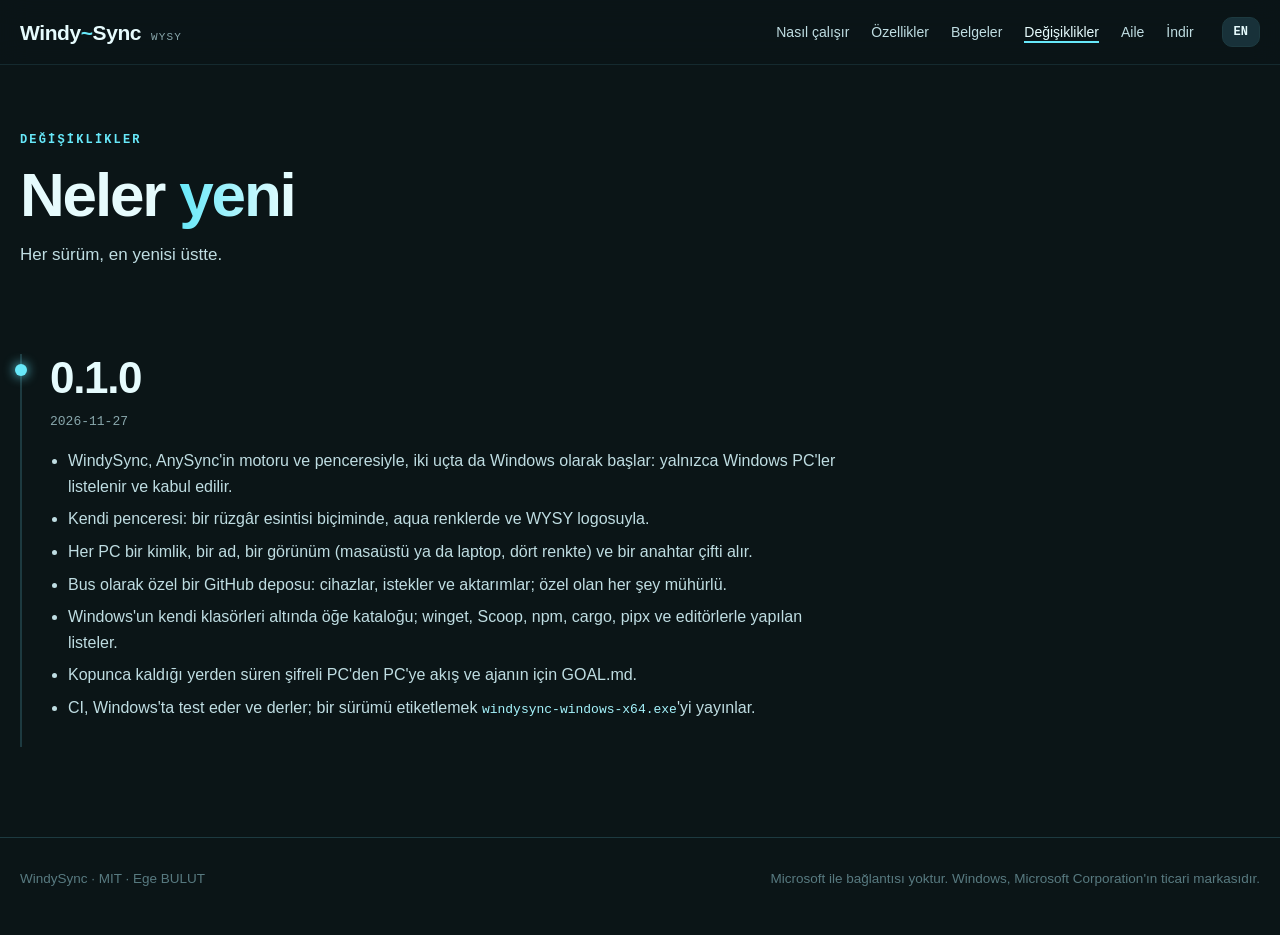
<file: site/tr/changelog/index.html>
<!doctype html>
<html lang="tr">
<head>
<meta charset="utf-8">
<meta name="viewport" content="width=device-width, initial-scale=1">
<title>Değişiklikler · WindySync</title>
<meta name="description" content="Her WindySync sürümü ve neyin değiştiği, en yenisi üstte.">
<link rel="canonical" href="https://windysync.vercel.app/tr/changelog/">
<meta property="og:type" content="website">
<meta property="og:site_name" content="WindySync">
<meta property="og:url" content="https://windysync.vercel.app/tr/changelog/">
<meta property="og:title" content="Değişiklikler · WindySync">
<meta property="og:description" content="Her WindySync sürümü ve neyin değiştiği, en yenisi üstte.">
<meta property="og:image" content="https://windysync.vercel.app/og.png">
<meta property="og:image:width" content="1200">
<meta property="og:image:height" content="630">
<meta property="og:locale" content="tr_TR">
<meta name="twitter:card" content="summary_large_image">
<meta name="twitter:title" content="Değişiklikler · WindySync">
<meta name="twitter:description" content="Her WindySync sürümü ve neyin değiştiği, en yenisi üstte.">
<meta name="twitter:image" content="https://windysync.vercel.app/og.png">
<meta name="theme-color" content="#0b1517">
<link rel="alternate" hreflang="en" href="https://windysync.vercel.app/changelog/">
<link rel="alternate" hreflang="tr" href="https://windysync.vercel.app/tr/changelog/">
<link rel="alternate" hreflang="x-default" href="https://windysync.vercel.app/changelog/">
<link rel="icon" href="data:image/svg+xml,%3Csvg xmlns='http://www.w3.org/2000/svg' viewBox='0 0 32 32'%3E%3Crect width='32' height='32' rx='8' fill='%230b1517'/%3E%3Cpath d='M5 13H20C25 13 26 7 22 6.5C19 6 18 10 21 10.5' fill='none' stroke='%2367e8f9' stroke-width='3' stroke-linecap='round'/%3E%3Cpath d='M5 21H25' stroke='%23ecfeff' stroke-width='3' stroke-linecap='round'/%3E%3C/svg%3E">
<link rel="stylesheet" href="../../site.css">
</head>
<body>

<nav>
  <div class="wrap">
    <a class="brand" href="../"><span>Windy<b>~</b>Sync</span> <small>WYSY</small></a>
    <div class="links">
      <a href="../#how" class="opt">Nasıl çalışır</a>
      <a href="../features/">Özellikler</a>
      <a href="../docs/">Belgeler</a>
      <a href="../changelog/" class="opt on">Değişiklikler</a>
      <a href="../#family" class="opt">Aile</a>
      <a href="../download/">İndir</a>
    </div>
    <a class="btn lang" id="lang" href="../../changelog/" hreflang="en" aria-label="English">EN</a>
  </div>
</nav>

<header class="page-head">
  <div class="wrap">
    <span class="caps">Değişiklikler</span>
    <h1>Neler <em>yeni</em></h1>
    <p class="sub">Her sürüm, en yenisi üstte.</p>
  </div>
</header>

<section>
  <div class="wrap">
    <div class="release reveal">
      <h2>0.1.0</h2>
      <span class="date">2026-11-27</span>
      <ul><li>WindySync, AnySync'in motoru ve penceresiyle, iki uçta da Windows olarak başlar: yalnızca Windows PC'ler listelenir ve kabul edilir.</li><li>Kendi penceresi: bir rüzgâr esintisi biçiminde, aqua renklerde ve WYSY logosuyla.</li><li>Her PC bir kimlik, bir ad, bir görünüm (masaüstü ya da laptop, dört renkte) ve bir anahtar çifti alır.</li><li>Bus olarak özel bir GitHub deposu: cihazlar, istekler ve aktarımlar; özel olan her şey mühürlü.</li><li>Windows'un kendi klasörleri altında öğe kataloğu; winget, Scoop, npm, cargo, pipx ve editörlerle yapılan listeler.</li><li>Kopunca kaldığı yerden süren şifreli PC'den PC'ye akış ve ajanın için GOAL.md.</li><li>CI, Windows'ta test eder ve derler; bir sürümü etiketlemek <code>windysync-windows-x64.exe</code>'yi yayınlar.</li></ul>
    </div>
  </div>
</section>

<footer>
  <div class="wrap">
    <span>WindySync · MIT · Ege BULUT</span>
    <span>Microsoft ile bağlantısı yoktur. Windows, Microsoft Corporation'ın ticari markasıdır.</span>
  </div>
</footer>

<script src="../../site.js"></script>
</body>
</html>
</file>
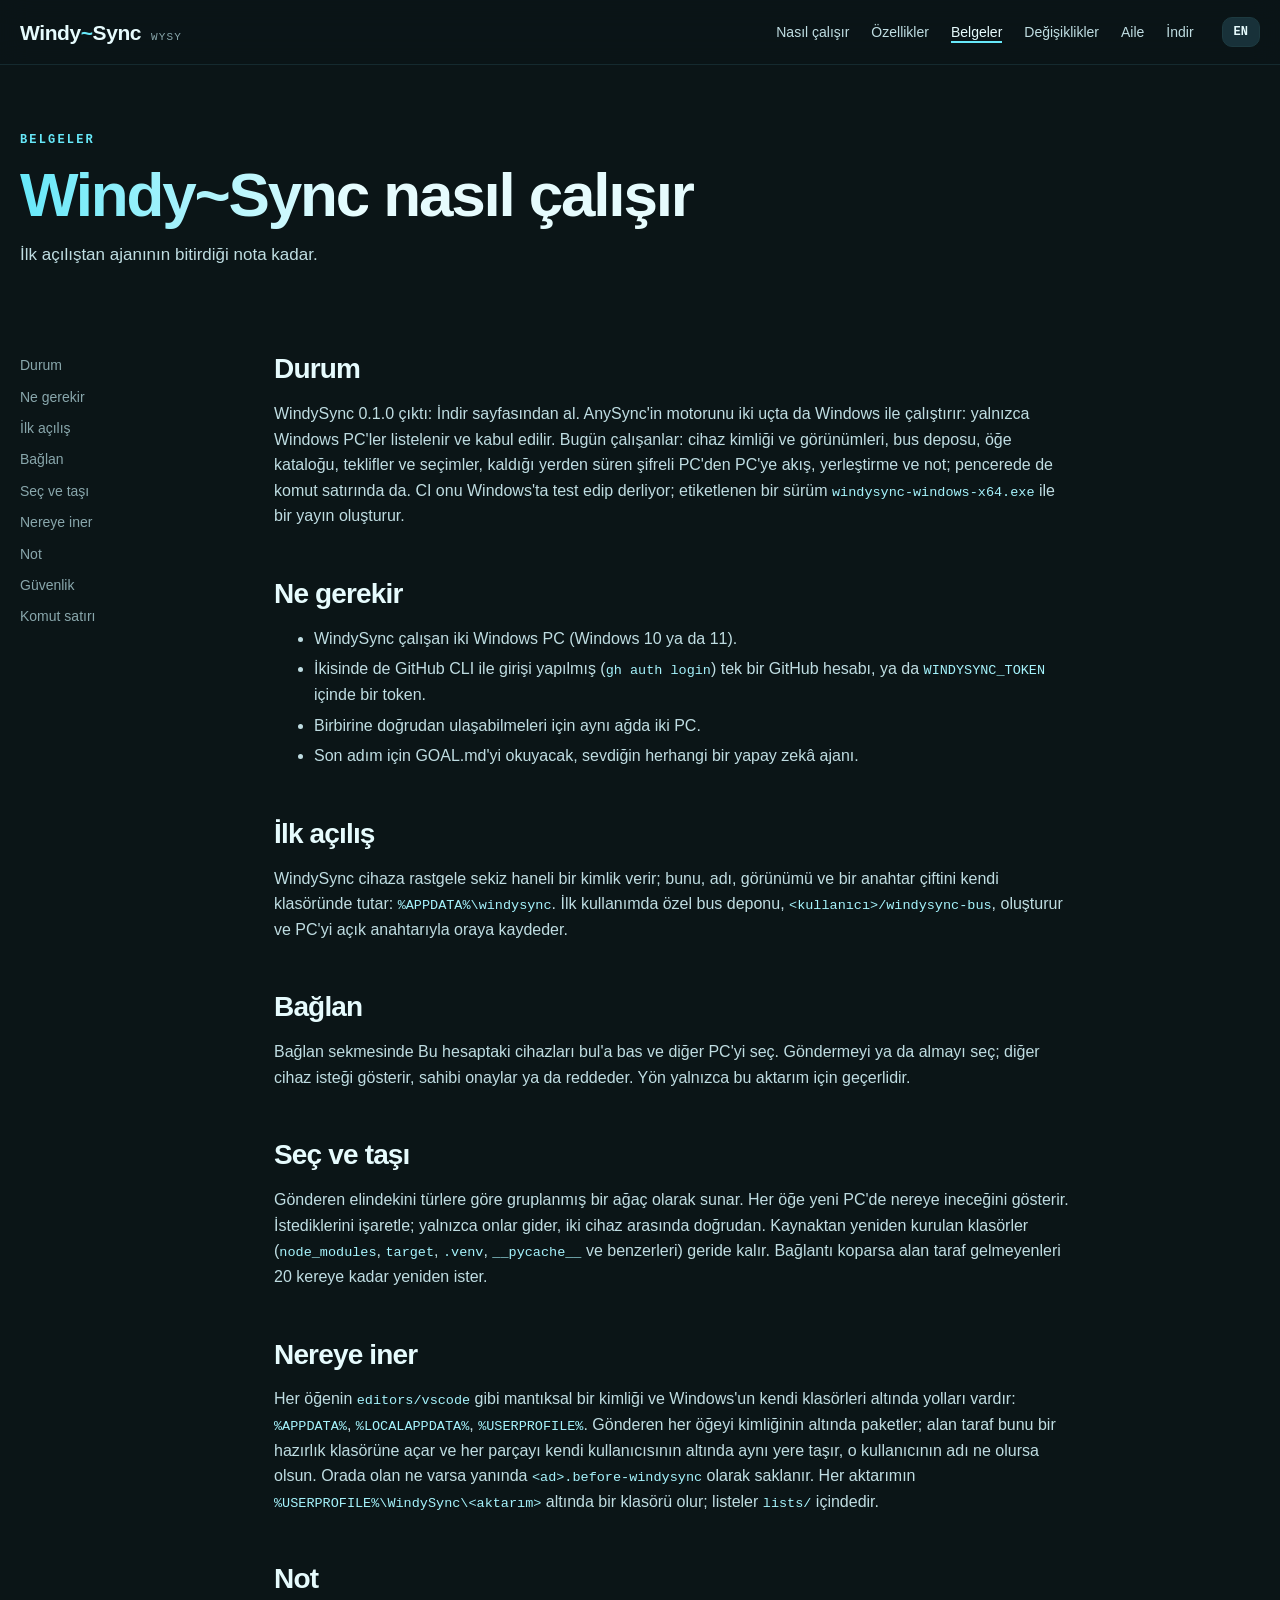
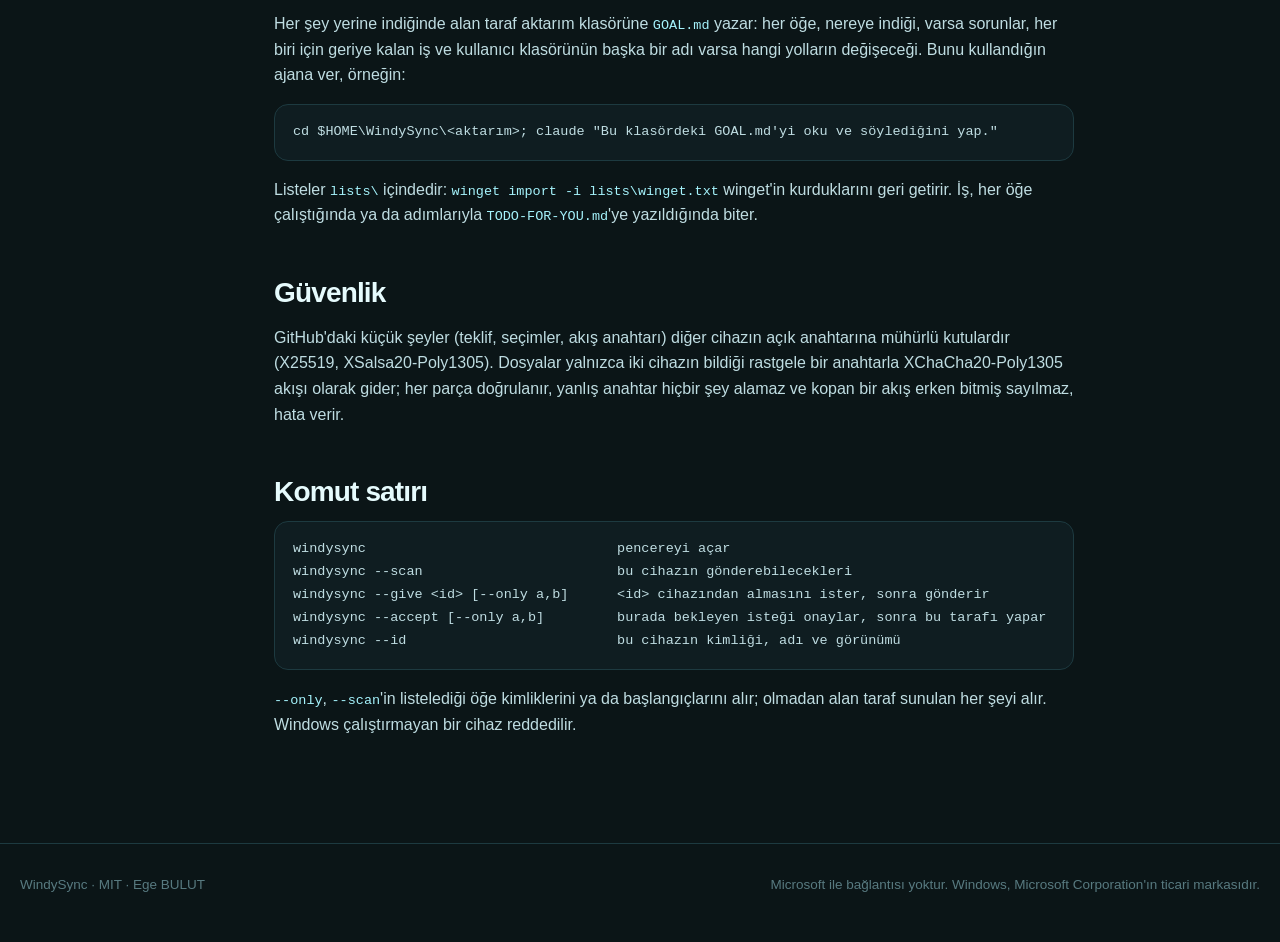
<file: site/tr/docs/index.html>
<!doctype html>
<html lang="tr">
<head>
<meta charset="utf-8">
<meta name="viewport" content="width=device-width, initial-scale=1">
<title>Belgeler: WindySync ile bir Windows PC yeni bir PC'ye nasıl taşınır</title>
<meta name="description" content="WindySync'in neye ihtiyacı olduğu, ilk açılış, iki PC'yi bağlama, seçme ve taşıma, her şeyin nereye indiği, ajan için not, güvenlik ve komut satırı.">
<link rel="canonical" href="https://windysync.vercel.app/tr/docs/">
<meta property="og:type" content="website">
<meta property="og:site_name" content="WindySync">
<meta property="og:url" content="https://windysync.vercel.app/tr/docs/">
<meta property="og:title" content="Belgeler: WindySync ile bir Windows PC yeni bir PC'ye nasıl taşınır">
<meta property="og:description" content="WindySync'in neye ihtiyacı olduğu, ilk açılış, iki PC'yi bağlama, seçme ve taşıma, her şeyin nereye indiği, ajan için not, güvenlik ve komut satırı.">
<meta property="og:image" content="https://windysync.vercel.app/og.png">
<meta property="og:image:width" content="1200">
<meta property="og:image:height" content="630">
<meta property="og:locale" content="tr_TR">
<meta name="twitter:card" content="summary_large_image">
<meta name="twitter:title" content="Belgeler: WindySync ile bir Windows PC yeni bir PC'ye nasıl taşınır">
<meta name="twitter:description" content="WindySync'in neye ihtiyacı olduğu, ilk açılış, iki PC'yi bağlama, seçme ve taşıma, her şeyin nereye indiği, ajan için not, güvenlik ve komut satırı.">
<meta name="twitter:image" content="https://windysync.vercel.app/og.png">
<meta name="theme-color" content="#0b1517">
<link rel="alternate" hreflang="en" href="https://windysync.vercel.app/docs/">
<link rel="alternate" hreflang="tr" href="https://windysync.vercel.app/tr/docs/">
<link rel="alternate" hreflang="x-default" href="https://windysync.vercel.app/docs/">
<link rel="icon" href="data:image/svg+xml,%3Csvg xmlns='http://www.w3.org/2000/svg' viewBox='0 0 32 32'%3E%3Crect width='32' height='32' rx='8' fill='%230b1517'/%3E%3Cpath d='M5 13H20C25 13 26 7 22 6.5C19 6 18 10 21 10.5' fill='none' stroke='%2367e8f9' stroke-width='3' stroke-linecap='round'/%3E%3Cpath d='M5 21H25' stroke='%23ecfeff' stroke-width='3' stroke-linecap='round'/%3E%3C/svg%3E">
<link rel="stylesheet" href="../../site.css">
</head>
<body>

<nav>
  <div class="wrap">
    <a class="brand" href="../"><span>Windy<b>~</b>Sync</span> <small>WYSY</small></a>
    <div class="links">
      <a href="../#how" class="opt">Nasıl çalışır</a>
      <a href="../features/">Özellikler</a>
      <a href="../docs/" class="on">Belgeler</a>
      <a href="../changelog/" class="opt">Değişiklikler</a>
      <a href="../#family" class="opt">Aile</a>
      <a href="../download/">İndir</a>
    </div>
    <a class="btn lang" id="lang" href="../../docs/" hreflang="en" aria-label="English">EN</a>
  </div>
</nav>

<header class="page-head">
  <div class="wrap">
    <span class="caps">Belgeler</span>
    <h1><em>Windy~Sync</em> nasıl çalışır</h1>
    <p class="sub">İlk açılıştan ajanının bitirdiği nota kadar.</p>
  </div>
</header>

<section>
  <div class="wrap doc">
    <aside class="toc"><div class="toc-list"><a href="#status">Durum</a><a href="#need">Ne gerekir</a><a href="#first">İlk açılış</a><a href="#connect">Bağlan</a><a href="#move">Seç ve taşı</a><a href="#land">Nereye iner</a><a href="#brief">Not</a><a href="#security">Güvenlik</a><a href="#cli">Komut satırı</a></div></aside>
    <div class="prose">
<h2 id="status">Durum</h2>
<p>WindySync 0.1.0 çıktı: İndir sayfasından al. AnySync'in motorunu iki uçta da Windows ile çalıştırır: yalnızca Windows PC'ler listelenir ve kabul edilir. Bugün çalışanlar: cihaz kimliği ve görünümleri, bus deposu, öğe kataloğu, teklifler ve seçimler, kaldığı yerden süren şifreli PC'den PC'ye akış, yerleştirme ve not; pencerede de komut satırında da. CI onu Windows'ta test edip derliyor; etiketlenen bir sürüm <code>windysync-windows-x64.exe</code> ile bir yayın oluşturur.</p>
<h2 id="need">Ne gerekir</h2>
<ul><li>WindySync çalışan iki Windows PC (Windows 10 ya da 11).</li><li>İkisinde de GitHub CLI ile girişi yapılmış (<code>gh auth login</code>) tek bir GitHub hesabı, ya da <code>WINDYSYNC_TOKEN</code> içinde bir token.</li><li>Birbirine doğrudan ulaşabilmeleri için aynı ağda iki PC.</li><li>Son adım için GOAL.md'yi okuyacak, sevdiğin herhangi bir yapay zekâ ajanı.</li></ul>
<h2 id="first">İlk açılış</h2>
<p>WindySync cihaza rastgele sekiz haneli bir kimlik verir; bunu, adı, görünümü ve bir anahtar çiftini kendi klasöründe tutar: <code>%APPDATA%\windysync</code>. İlk kullanımda özel bus deponu, <code>&lt;kullanıcı&gt;/windysync-bus</code>, oluşturur ve PC'yi açık anahtarıyla oraya kaydeder.</p>
<h2 id="connect">Bağlan</h2>
<p>Bağlan sekmesinde Bu hesaptaki cihazları bul'a bas ve diğer PC'yi seç. Göndermeyi ya da almayı seç; diğer cihaz isteği gösterir, sahibi onaylar ya da reddeder. Yön yalnızca bu aktarım için geçerlidir.</p>
<h2 id="move">Seç ve taşı</h2>
<p>Gönderen elindekini türlere göre gruplanmış bir ağaç olarak sunar. Her öğe yeni PC'de nereye ineceğini gösterir. İstediklerini işaretle; yalnızca onlar gider, iki cihaz arasında doğrudan. Kaynaktan yeniden kurulan klasörler (<code>node_modules</code>, <code>target</code>, <code>.venv</code>, <code>__pycache__</code> ve benzerleri) geride kalır. Bağlantı koparsa alan taraf gelmeyenleri 20 kereye kadar yeniden ister.</p>
<h2 id="land">Nereye iner</h2>
<p>Her öğenin <code>editors/vscode</code> gibi mantıksal bir kimliği ve Windows'un kendi klasörleri altında yolları vardır: <code>%APPDATA%</code>, <code>%LOCALAPPDATA%</code>, <code>%USERPROFILE%</code>. Gönderen her öğeyi kimliğinin altında paketler; alan taraf bunu bir hazırlık klasörüne açar ve her parçayı kendi kullanıcısının altında aynı yere taşır, o kullanıcının adı ne olursa olsun. Orada olan ne varsa yanında <code>&lt;ad&gt;.before-windysync</code> olarak saklanır. Her aktarımın <code>%USERPROFILE%\WindySync\&lt;aktarım&gt;</code> altında bir klasörü olur; listeler <code>lists/</code> içindedir.</p>
<h2 id="brief">Not</h2>
<p>Her şey yerine indiğinde alan taraf aktarım klasörüne <code>GOAL.md</code> yazar: her öğe, nereye indiği, varsa sorunlar, her biri için geriye kalan iş ve kullanıcı klasörünün başka bir adı varsa hangi yolların değişeceği. Bunu kullandığın ajana ver, örneğin:</p>
<pre><code>cd $HOME\WindySync\&lt;aktarım&gt;; claude "Bu klasördeki GOAL.md'yi oku ve söylediğini yap."</code></pre>
<p>Listeler <code>lists\</code> içindedir: <code>winget import -i lists\winget.txt</code> winget'in kurduklarını geri getirir. İş, her öğe çalıştığında ya da adımlarıyla <code>TODO-FOR-YOU.md</code>'ye yazıldığında biter.</p>
<h2 id="security">Güvenlik</h2>
<p>GitHub'daki küçük şeyler (teklif, seçimler, akış anahtarı) diğer cihazın açık anahtarına mühürlü kutulardır (X25519, XSalsa20-Poly1305). Dosyalar yalnızca iki cihazın bildiği rastgele bir anahtarla XChaCha20-Poly1305 akışı olarak gider; her parça doğrulanır, yanlış anahtar hiçbir şey alamaz ve kopan bir akış erken bitmiş sayılmaz, hata verir.</p>
<h2 id="cli">Komut satırı</h2>
<pre><code>windysync                               pencereyi açar
windysync --scan                        bu cihazın gönderebilecekleri
windysync --give &lt;id&gt; [--only a,b]      &lt;id&gt; cihazından almasını ister, sonra gönderir
windysync --accept [--only a,b]         burada bekleyen isteği onaylar, sonra bu tarafı yapar
windysync --id                          bu cihazın kimliği, adı ve görünümü</code></pre>
<p><code>--only</code>, <code>--scan</code>'in listelediği öğe kimliklerini ya da başlangıçlarını alır; olmadan alan taraf sunulan her şeyi alır. Windows çalıştırmayan bir cihaz reddedilir.</p>
    </div>
  </div>
</section>

<footer>
  <div class="wrap">
    <span>WindySync · MIT · Ege BULUT</span>
    <span>Microsoft ile bağlantısı yoktur. Windows, Microsoft Corporation'ın ticari markasıdır.</span>
  </div>
</footer>

<script src="../../site.js"></script>
</body>
</html>
</file>
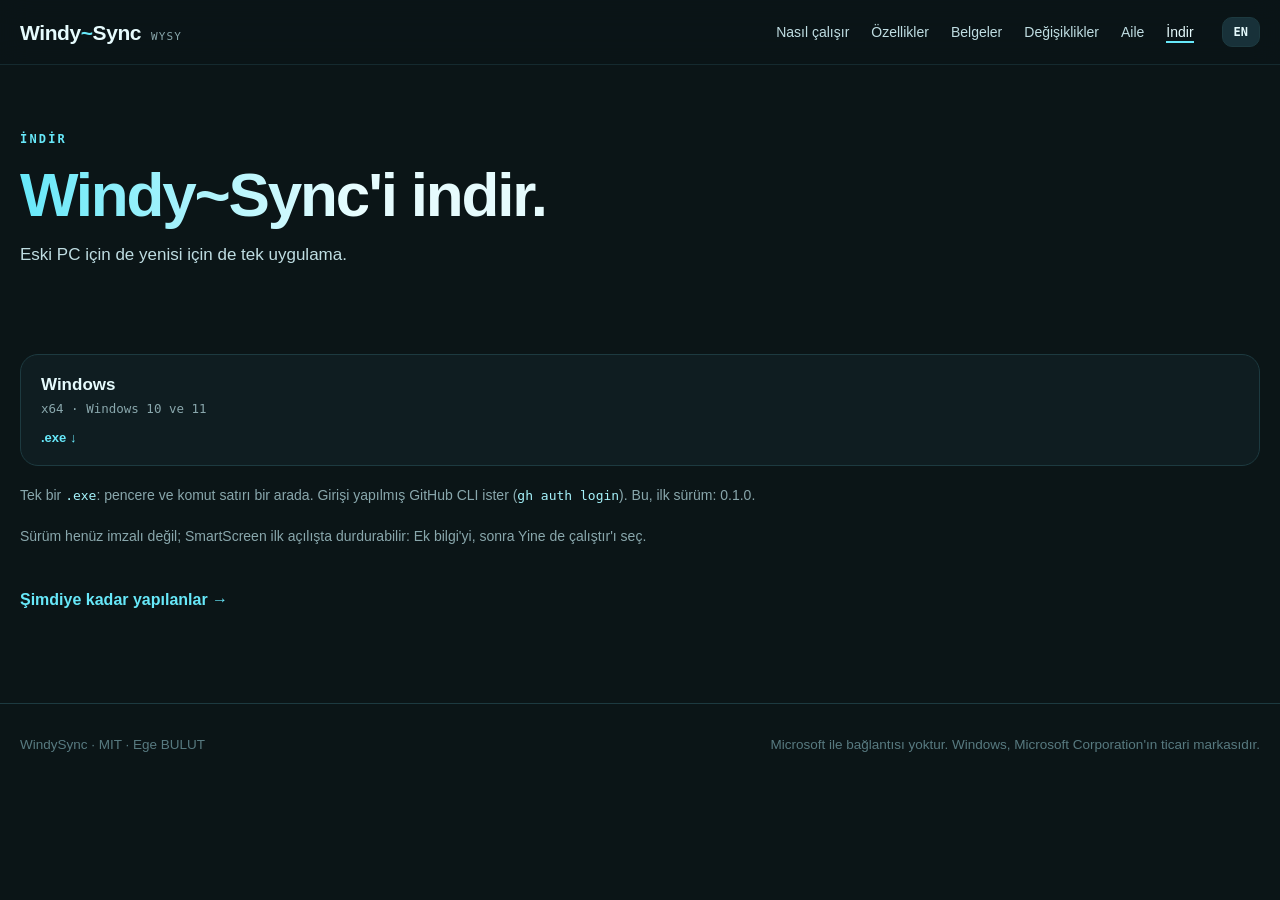
<file: site/tr/download/index.html>
<!doctype html>
<html lang="tr">
<head>
<meta charset="utf-8">
<meta name="viewport" content="width=device-width, initial-scale=1">
<title>WindySync'i Windows için indir</title>
<meta name="description" content="Windows 10 ve 11 için WindySync: eski PC için de yenisi için de tek uygulama.">
<link rel="canonical" href="https://windysync.vercel.app/tr/download/">
<meta property="og:type" content="website">
<meta property="og:site_name" content="WindySync">
<meta property="og:url" content="https://windysync.vercel.app/tr/download/">
<meta property="og:title" content="WindySync'i Windows için indir">
<meta property="og:description" content="Windows 10 ve 11 için WindySync: eski PC için de yenisi için de tek uygulama.">
<meta property="og:image" content="https://windysync.vercel.app/og.png">
<meta property="og:image:width" content="1200">
<meta property="og:image:height" content="630">
<meta property="og:locale" content="tr_TR">
<meta name="twitter:card" content="summary_large_image">
<meta name="twitter:title" content="WindySync'i Windows için indir">
<meta name="twitter:description" content="Windows 10 ve 11 için WindySync: eski PC için de yenisi için de tek uygulama.">
<meta name="twitter:image" content="https://windysync.vercel.app/og.png">
<meta name="theme-color" content="#0b1517">
<link rel="alternate" hreflang="en" href="https://windysync.vercel.app/download/">
<link rel="alternate" hreflang="tr" href="https://windysync.vercel.app/tr/download/">
<link rel="alternate" hreflang="x-default" href="https://windysync.vercel.app/download/">
<link rel="icon" href="data:image/svg+xml,%3Csvg xmlns='http://www.w3.org/2000/svg' viewBox='0 0 32 32'%3E%3Crect width='32' height='32' rx='8' fill='%230b1517'/%3E%3Cpath d='M5 13H20C25 13 26 7 22 6.5C19 6 18 10 21 10.5' fill='none' stroke='%2367e8f9' stroke-width='3' stroke-linecap='round'/%3E%3Cpath d='M5 21H25' stroke='%23ecfeff' stroke-width='3' stroke-linecap='round'/%3E%3C/svg%3E">
<link rel="stylesheet" href="../../site.css">
</head>
<body>

<nav>
  <div class="wrap">
    <a class="brand" href="../"><span>Windy<b>~</b>Sync</span> <small>WYSY</small></a>
    <div class="links">
      <a href="../#how" class="opt">Nasıl çalışır</a>
      <a href="../features/">Özellikler</a>
      <a href="../docs/">Belgeler</a>
      <a href="../changelog/" class="opt">Değişiklikler</a>
      <a href="../#family" class="opt">Aile</a>
      <a href="../download/" class="on">İndir</a>
    </div>
    <a class="btn lang" id="lang" href="../../download/" hreflang="en" aria-label="English">EN</a>
  </div>
</nav>

<header class="page-head">
  <div class="wrap">
    <span class="caps">İndir</span>
    <h1><em>Windy~Sync</em>'i indir.</h1>
    <p class="sub">Eski PC için de yenisi için de tek uygulama.</p>
  </div>
</header>

<section>
  <div class="wrap">
    <div class="dl">
      <a class="os" href="https://github.com/Ege-BULUT/WindySync/releases/latest/download/windysync-windows-x64.exe"><b>Windows</b><span>x64 · Windows 10 ve 11</span><i>.exe ↓</i></a>
    </div>
    <p class="note">Tek bir <code>.exe</code>: pencere ve komut satırı bir arada. Girişi yapılmış GitHub CLI ister (<code>gh auth login</code>). Bu, ilk sürüm: 0.1.0.</p>
    <p class="note">Sürüm henüz imzalı değil; SmartScreen ilk açılışta durdurabilir: Ek bilgi'yi, sonra Yine de çalıştır'ı seç.</p>
    <a class="more" href="../changelog/">Şimdiye kadar yapılanlar →</a>
  </div>
</section>

<footer>
  <div class="wrap">
    <span>WindySync · MIT · Ege BULUT</span>
    <span>Microsoft ile bağlantısı yoktur. Windows, Microsoft Corporation'ın ticari markasıdır.</span>
  </div>
</footer>

<script src="../../site.js"></script>
</body>
</html>
</file>
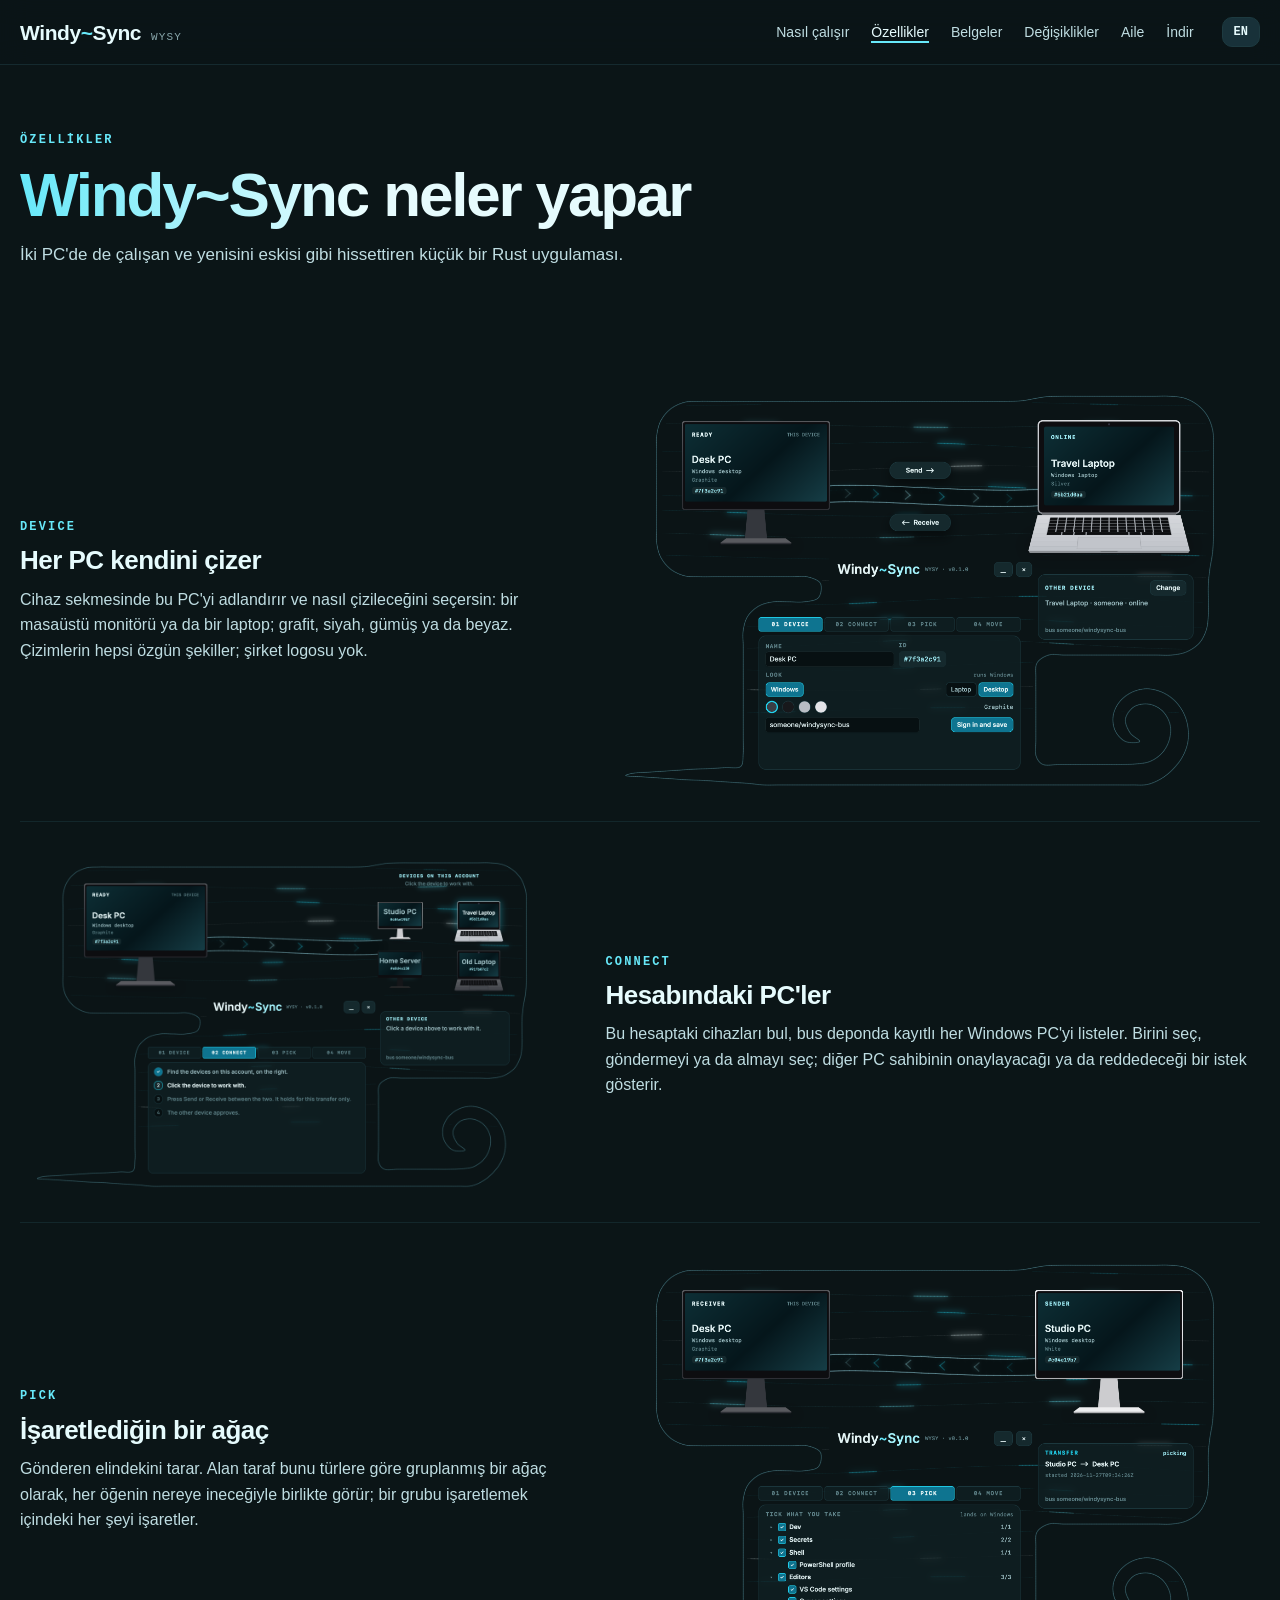
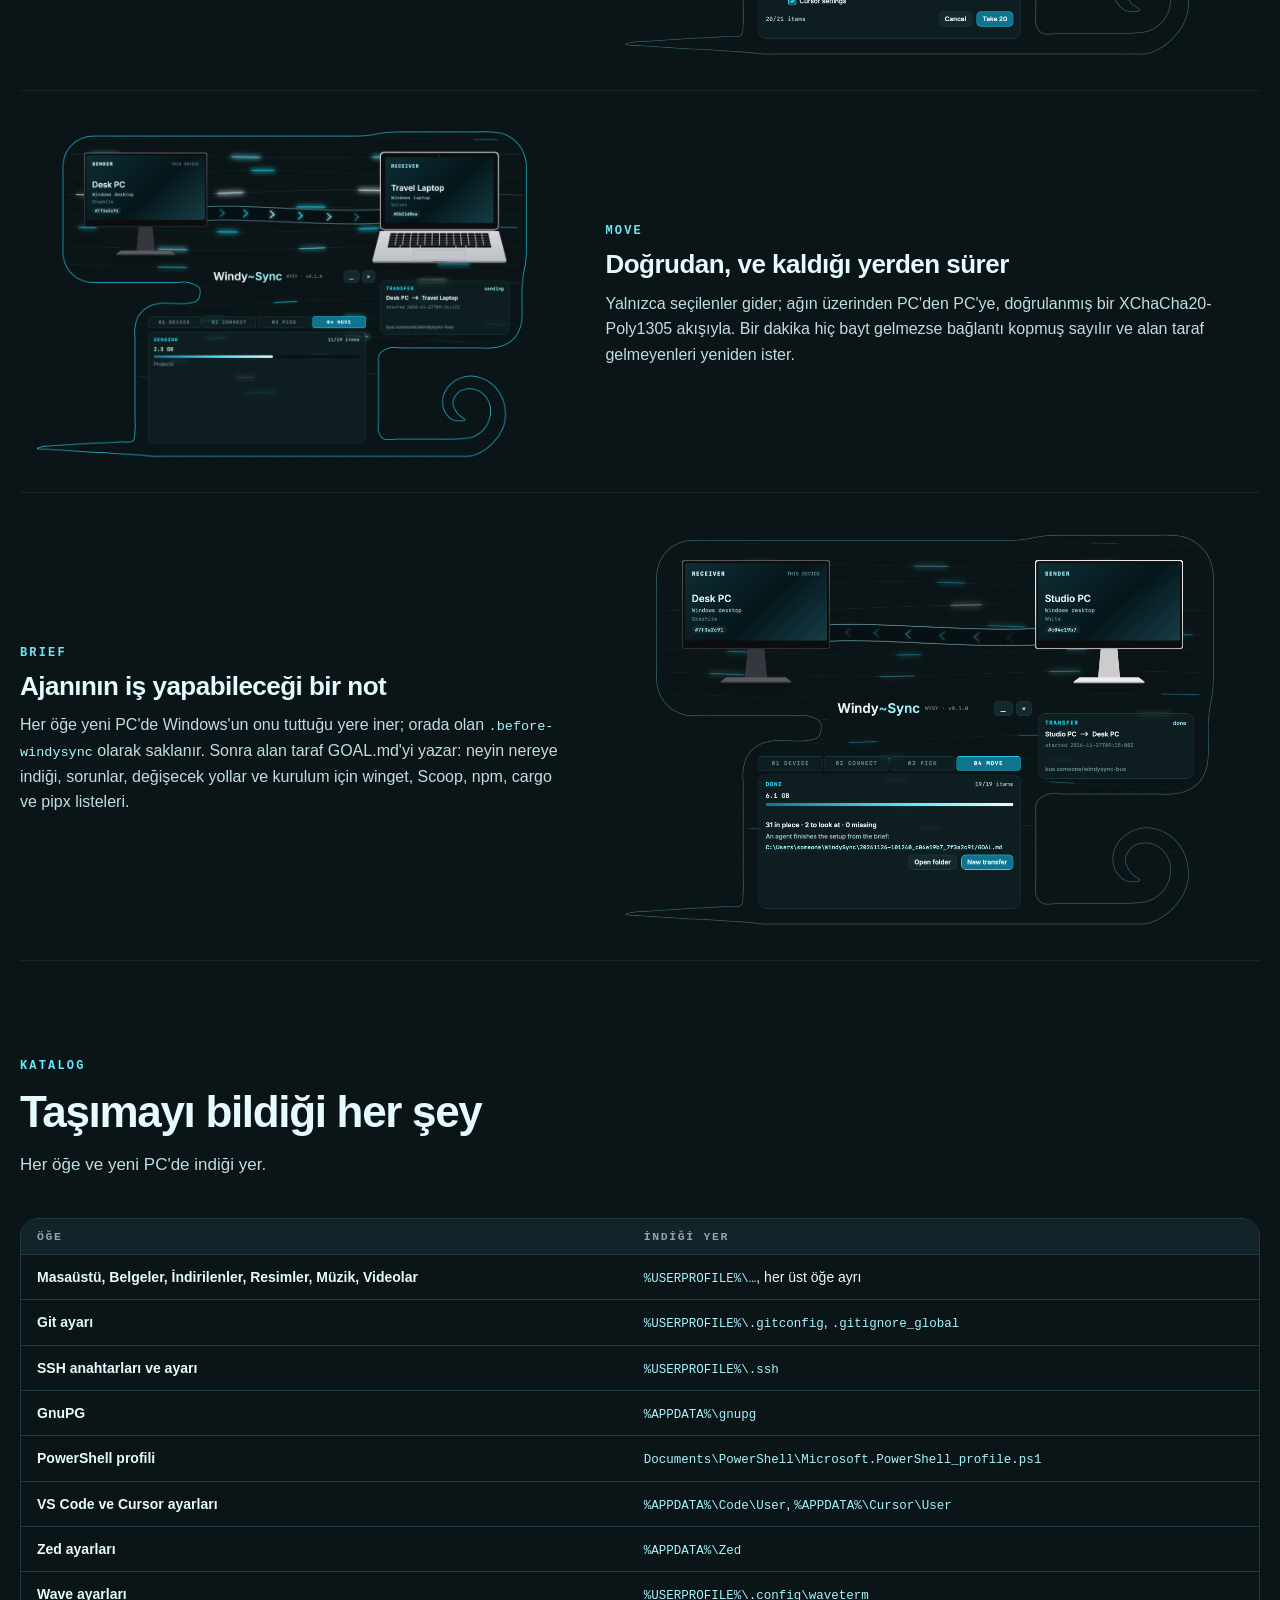
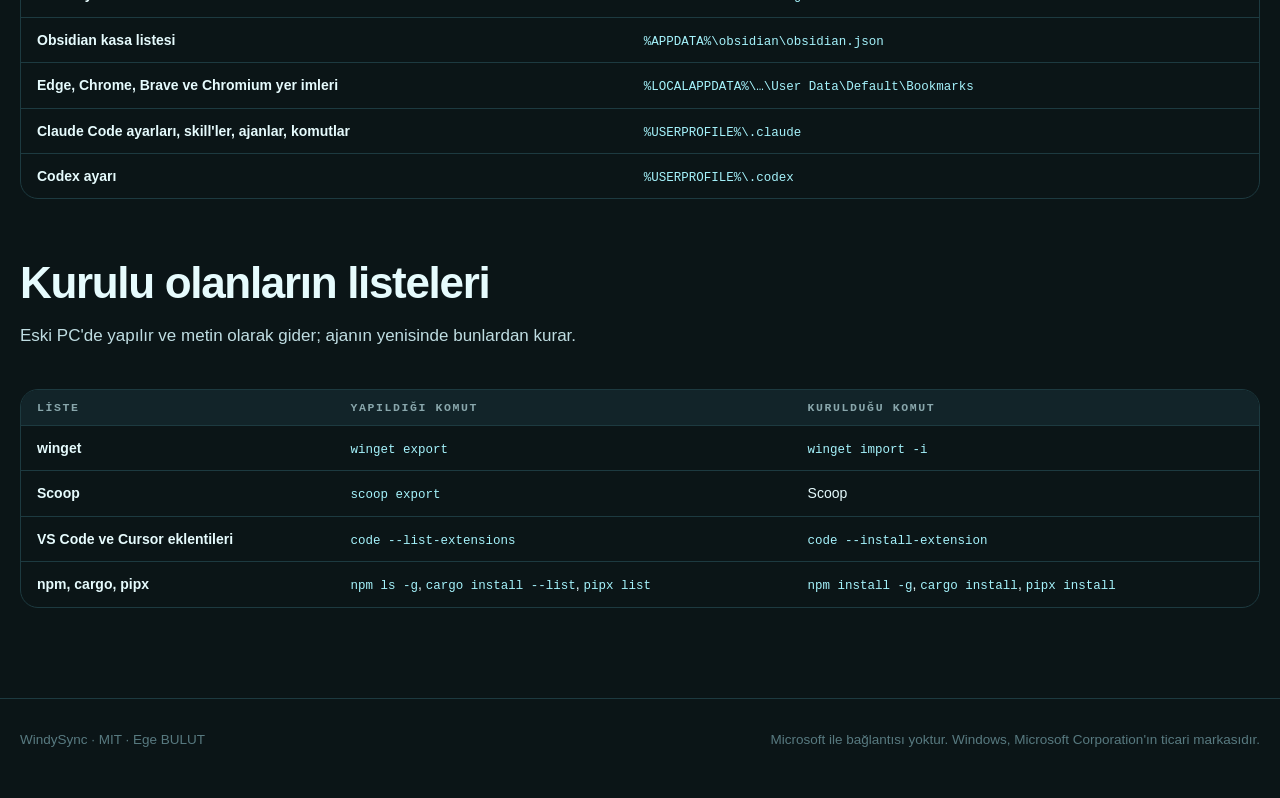
<file: site/tr/features/index.html>
<!doctype html>
<html lang="tr">
<head>
<meta charset="utf-8">
<meta name="viewport" content="width=device-width, initial-scale=1">
<title>Özellikler: gönder ya da al, seç, taşı ve bitir · WindySync</title>
<meta name="description" content="Diğer Windows PC'yi seç, onayla, yenisinin alacaklarını işaretle, uçtan uca şifreli taşı ve kalanını GOAL.md ile yapay zekâ ajanına bırak.">
<link rel="canonical" href="https://windysync.vercel.app/tr/features/">
<meta property="og:type" content="website">
<meta property="og:site_name" content="WindySync">
<meta property="og:url" content="https://windysync.vercel.app/tr/features/">
<meta property="og:title" content="Özellikler: gönder ya da al, seç, taşı ve bitir · WindySync">
<meta property="og:description" content="Diğer Windows PC'yi seç, onayla, yenisinin alacaklarını işaretle, uçtan uca şifreli taşı ve kalanını GOAL.md ile yapay zekâ ajanına bırak.">
<meta property="og:image" content="https://windysync.vercel.app/og.png">
<meta property="og:image:width" content="1200">
<meta property="og:image:height" content="630">
<meta property="og:locale" content="tr_TR">
<meta name="twitter:card" content="summary_large_image">
<meta name="twitter:title" content="Özellikler: gönder ya da al, seç, taşı ve bitir · WindySync">
<meta name="twitter:description" content="Diğer Windows PC'yi seç, onayla, yenisinin alacaklarını işaretle, uçtan uca şifreli taşı ve kalanını GOAL.md ile yapay zekâ ajanına bırak.">
<meta name="twitter:image" content="https://windysync.vercel.app/og.png">
<meta name="theme-color" content="#0b1517">
<link rel="alternate" hreflang="en" href="https://windysync.vercel.app/features/">
<link rel="alternate" hreflang="tr" href="https://windysync.vercel.app/tr/features/">
<link rel="alternate" hreflang="x-default" href="https://windysync.vercel.app/features/">
<link rel="icon" href="data:image/svg+xml,%3Csvg xmlns='http://www.w3.org/2000/svg' viewBox='0 0 32 32'%3E%3Crect width='32' height='32' rx='8' fill='%230b1517'/%3E%3Cpath d='M5 13H20C25 13 26 7 22 6.5C19 6 18 10 21 10.5' fill='none' stroke='%2367e8f9' stroke-width='3' stroke-linecap='round'/%3E%3Cpath d='M5 21H25' stroke='%23ecfeff' stroke-width='3' stroke-linecap='round'/%3E%3C/svg%3E">
<link rel="stylesheet" href="../../site.css">
</head>
<body>

<nav>
  <div class="wrap">
    <a class="brand" href="../"><span>Windy<b>~</b>Sync</span> <small>WYSY</small></a>
    <div class="links">
      <a href="../#how" class="opt">Nasıl çalışır</a>
      <a href="../features/" class="on">Özellikler</a>
      <a href="../docs/">Belgeler</a>
      <a href="../changelog/" class="opt">Değişiklikler</a>
      <a href="../#family" class="opt">Aile</a>
      <a href="../download/">İndir</a>
    </div>
    <a class="btn lang" id="lang" href="../../features/" hreflang="en" aria-label="English">EN</a>
  </div>
</nav>

<header class="page-head">
  <div class="wrap">
    <span class="caps">Özellikler</span>
    <h1><em>Windy~Sync</em> neler yapar</h1>
    <p class="sub">İki PC'de de çalışan ve yenisini eskisi gibi hissettiren küçük bir Rust uygulaması.</p>
  </div>
</header>

<section>
  <div class="wrap">
    <div class="frow reveal">
      <div><span class="caps">DEVICE</span><h3>Her PC kendini çizer</h3><p>Cihaz sekmesinde bu PC'yi adlandırır ve nasıl çizileceğini seçersin: bir masaüstü monitörü ya da bir laptop; grafit, siyah, gümüş ya da beyaz. Çizimlerin hepsi özgün şekiller; şirket logosu yok.</p></div>
      <img src="../../device.png" width="2560" height="1560" alt="Her PC kendini çizer" loading="lazy">
    </div>
    <div class="frow reveal">
      <div><span class="caps">CONNECT</span><h3>Hesabındaki PC'ler</h3><p>Bu hesaptaki cihazları bul, bus deponda kayıtlı her Windows PC'yi listeler. Birini seç, göndermeyi ya da almayı seç; diğer PC sahibinin onaylayacağı ya da reddedeceği bir istek gösterir.</p></div>
      <img src="../../find.png" width="2560" height="1560" alt="Hesabındaki PC'ler" loading="lazy">
    </div>
    <div class="frow reveal">
      <div><span class="caps">PICK</span><h3>İşaretlediğin bir ağaç</h3><p>Gönderen elindekini tarar. Alan taraf bunu türlere göre gruplanmış bir ağaç olarak, her öğenin nereye ineceğiyle birlikte görür; bir grubu işaretlemek içindeki her şeyi işaretler.</p></div>
      <img src="../../pick.png" width="2560" height="1560" alt="İşaretlediğin bir ağaç" loading="lazy">
    </div>
    <div class="frow reveal">
      <div><span class="caps">MOVE</span><h3>Doğrudan, ve kaldığı yerden sürer</h3><p>Yalnızca seçilenler gider; ağın üzerinden PC'den PC'ye, doğrulanmış bir XChaCha20-Poly1305 akışıyla. Bir dakika hiç bayt gelmezse bağlantı kopmuş sayılır ve alan taraf gelmeyenleri yeniden ister.</p></div>
      <img src="../../sending.png" width="2560" height="1560" alt="Doğrudan, ve kaldığı yerden sürer" loading="lazy">
    </div>
    <div class="frow reveal">
      <div><span class="caps">BRIEF</span><h3>Ajanının iş yapabileceği bir not</h3><p>Her öğe yeni PC'de Windows'un onu tuttuğu yere iner; orada olan <code>.before-windysync</code> olarak saklanır. Sonra alan taraf GOAL.md'yi yazar: neyin nereye indiği, sorunlar, değişecek yollar ve kurulum için winget, Scoop, npm, cargo ve pipx listeleri.</p></div>
      <img src="../../done.png" width="2560" height="1560" alt="Ajanının iş yapabileceği bir not" loading="lazy">
    </div>
  </div>
</section>

<section class="tight">
  <div class="wrap">
    <span class="caps">Katalog</span>
    <h2>Taşımayı bildiği her şey</h2>
    <p class="sub">Her öğe ve yeni PC'de indiği yer.</p>
    <div class="land fit"><table>
      <thead><tr><th>Öğe</th><th>İndiği yer</th></tr></thead>
      <tbody>
      <tr><td>Masaüstü, Belgeler, İndirilenler, Resimler, Müzik, Videolar</td><td><code>%USERPROFILE%\…</code>, her üst öğe ayrı</td></tr>
      <tr><td>Git ayarı</td><td><code>%USERPROFILE%\.gitconfig</code>, <code>.gitignore_global</code></td></tr>
      <tr><td>SSH anahtarları ve ayarı</td><td><code>%USERPROFILE%\.ssh</code></td></tr>
      <tr><td>GnuPG</td><td><code>%APPDATA%\gnupg</code></td></tr>
      <tr><td>PowerShell profili</td><td><code>Documents\PowerShell\Microsoft.PowerShell_profile.ps1</code></td></tr>
      <tr><td>VS Code ve Cursor ayarları</td><td><code>%APPDATA%\Code\User</code>, <code>%APPDATA%\Cursor\User</code></td></tr>
      <tr><td>Zed ayarları</td><td><code>%APPDATA%\Zed</code></td></tr>
      <tr><td>Wave ayarları</td><td><code>%USERPROFILE%\.config\waveterm</code></td></tr>
      <tr><td>Obsidian kasa listesi</td><td><code>%APPDATA%\obsidian\obsidian.json</code></td></tr>
      <tr><td>Edge, Chrome, Brave ve Chromium yer imleri</td><td><code>%LOCALAPPDATA%\…\User Data\Default\Bookmarks</code></td></tr>
      <tr><td>Claude Code ayarları, skill'ler, ajanlar, komutlar</td><td><code>%USERPROFILE%\.claude</code></td></tr>
      <tr><td>Codex ayarı</td><td><code>%USERPROFILE%\.codex</code></td></tr>
      </tbody></table></div>
    <h2 style="margin-top:60px">Kurulu olanların listeleri</h2>
    <p class="sub">Eski PC'de yapılır ve metin olarak gider; ajanın yenisinde bunlardan kurar.</p>
    <div class="land fit"><table>
      <thead><tr><th>Liste</th><th>Yapıldığı komut</th><th>Kurulduğu komut</th></tr></thead>
      <tbody>
      <tr><td>winget</td><td><code>winget export</code></td><td><code>winget import -i</code></td></tr>
      <tr><td>Scoop</td><td><code>scoop export</code></td><td>Scoop</td></tr>
      <tr><td>VS Code ve Cursor eklentileri</td><td><code>code --list-extensions</code></td><td><code>code --install-extension</code></td></tr>
      <tr><td>npm, cargo, pipx</td><td><code>npm ls -g</code>, <code>cargo install --list</code>, <code>pipx list</code></td><td><code>npm install -g</code>, <code>cargo install</code>, <code>pipx install</code></td></tr>
      </tbody></table></div>
  </div>
</section>

<footer>
  <div class="wrap">
    <span>WindySync · MIT · Ege BULUT</span>
    <span>Microsoft ile bağlantısı yoktur. Windows, Microsoft Corporation'ın ticari markasıdır.</span>
  </div>
</footer>

<script src="../../site.js"></script>
</body>
</html>
</file>
<file: site/site.css>
:root {
  --bg: #0b1517; --bg2: #0f1d21; --panel: #122429; --panel2: #183139; --edge: #1d3a40; --violet: #2f7480; --lilac: #a5f3fc; --red: #0e7490; --red2: #67e8f9; --a3: #ecfeff; --on-red: #ffffff; --ink: #e6fbfd; --soft: #bfdde2; --muted: #89a7ac; --dim: #587a80; --ok: #5eead4; --warn: #fda4af;
  --mono: ui-monospace, "SF Mono", "JetBrains Mono", "Cascadia Mono", Menlo, Consolas, monospace;
  --sans: Inter, ui-sans-serif, -apple-system, BlinkMacSystemFont, "Segoe UI", Roboto, Helvetica, Arial, sans-serif;
  --wrap: min(1240px, calc(100vw - 32px));
}
* { box-sizing: border-box; }
html { scroll-behavior: smooth; }
body { margin: 0; background: var(--bg); color: var(--ink); font: 16px/1.6 var(--sans); overflow-x: hidden; }
a { color: inherit; }
img { height: auto; }
.wrap { width: var(--wrap); margin: 0 auto; }
.caps { font: 700 12px/1 var(--mono); letter-spacing: .18em; text-transform: uppercase; color: var(--red2); }

/* nav */
nav { position: sticky; top: 0; z-index: 20; backdrop-filter: blur(14px); background: color-mix(in srgb, var(--bg) 74%, transparent); border-bottom: 1px solid color-mix(in srgb, var(--edge) 60%, transparent); }
nav .wrap { display: flex; align-items: center; gap: 28px; height: 64px; }
.brand { font: 800 21px/1 var(--sans); text-decoration: none; letter-spacing: -.02em; display: flex; align-items: baseline; gap: 10px; flex: none; }
.brand b { color: var(--red2); font-weight: 800; }
.brand small { font: 500 11px var(--mono); color: var(--muted); letter-spacing: .1em; }
nav .links { display: flex; gap: 22px; margin-left: auto; font-size: 14px; color: var(--soft); min-width: 0; overflow-x: auto; white-space: nowrap; scrollbar-width: none; }
nav .links::-webkit-scrollbar { display: none; }
nav .links a { text-decoration: none; }
nav .links a:hover { color: var(--ink); }
nav .links a.on { color: var(--ink); box-shadow: inset 0 -2px 0 var(--red2); }
.btn { display: inline-flex; align-items: center; gap: 8px; padding: 10px 16px; border-radius: 10px; font: 600 14px var(--sans); text-decoration: none; border: 1px solid var(--edge); background: var(--panel2); color: var(--ink); cursor: pointer; transition: background .2s, transform .2s; }
.btn:hover { background: var(--edge); transform: translateY(-1px); }
.btn.red { background: var(--red); border-color: var(--red); color: var(--on-red); }
.btn.red:hover { background: var(--red2); border-color: var(--red2); }
.lang { padding: 7px 11px; font: 700 12px var(--mono); flex: none; }

/* hero */
.hero { position: relative; padding: 56px 0 40px; overflow: hidden; }
.hero svg.bg { position: absolute; inset: 0; width: 100%; height: 100%; pointer-events: none; }
@keyframes flow { from { stroke-dashoffset: 2600; } to { stroke-dashoffset: 0; } }
.hero::after { content: ""; position: absolute; inset: 0; pointer-events: none; background: linear-gradient(90deg, color-mix(in srgb, var(--bg) 78%, transparent), color-mix(in srgb, var(--bg) 45%, transparent) 42%, transparent 66%); }
.hero-grid { position: relative; z-index: 1; display: grid; grid-template-columns: 1.05fr 1fr; gap: 40px; align-items: center; }
.logo { width: 100%; max-width: 640px; display: block; filter: drop-shadow(0 30px 60px color-mix(in srgb, var(--red) 22%, transparent)); border-radius: 20px; }
h1 { font: 800 clamp(36px, 5vw, 62px)/1.04 var(--sans); letter-spacing: -.035em; margin: 34px 0 18px; }
h1 em, h2 em { font-style: normal; background: linear-gradient(90deg, var(--red2), var(--a3), var(--red2)) 0 0 / 200% 100%; -webkit-background-clip: text; background-clip: text; color: transparent; animation: shift 6s linear infinite; }
@keyframes shift { to { background-position: -200% 0; } }
.lead { font-size: 18px; color: var(--soft); max-width: 560px; margin: 0 0 28px; }
.cta { display: flex; gap: 12px; flex-wrap: wrap; }
.shot { position: relative; transform: perspective(1400px) rotateY(-9deg) rotateX(4deg); animation: float 7s ease-in-out infinite; }
.shot img { width: 118%; max-width: none; margin-left: -6%; display: block; filter: drop-shadow(0 40px 70px rgba(0, 0, 0, .55)); }
@keyframes float { 0%, 100% { transform: perspective(1400px) rotateY(-9deg) rotateX(4deg) translateY(0); } 50% { transform: perspective(1400px) rotateY(-7deg) rotateX(3deg) translateY(-12px); } }
.ticker { margin-top: 30px; display: flex; gap: 22px; flex-wrap: wrap; font: 500 12px var(--mono); color: var(--dim); letter-spacing: .08em; }
.ticker b { color: var(--ok); font-weight: 700; }

/* sections */
section { padding: 90px 0; position: relative; }
section.tight { padding-top: 0; }
h2 { font: 800 clamp(30px, 3.6vw, 44px)/1.1 var(--sans); letter-spacing: -.03em; margin: 12px 0 14px; }
.sub { color: var(--soft); max-width: 680px; margin: 0 0 40px; font-size: 17px; }
.sub code, .lead code { font: 500 .88em var(--mono); color: var(--lilac); }
.divider { display: block; width: 100%; height: 70px; }
.divider path { fill: none; stroke: var(--edge); stroke-width: 1.5; stroke-linejoin: round; }
.divider .run { stroke: var(--red2); stroke-width: 2.5; stroke-dasharray: 140 3000; animation: flow 5s linear infinite; }

/* diagrams */
.stage { background: linear-gradient(180deg, var(--bg2), var(--bg)); border: 1px solid var(--edge); border-radius: 28px; padding: 28px; position: relative; overflow: hidden; }
.stage + .stage { margin-top: 26px; }
.stage-head { display: flex; align-items: baseline; gap: 14px; margin-bottom: 8px; flex-wrap: wrap; }
.stage-head h3 { font: 700 21px var(--sans); margin: 0; letter-spacing: -.01em; }
.stage-head p { margin: 0; color: var(--muted); font-size: 15px; }
.stage svg { width: 100%; height: auto; display: block; }
.node rect { fill: var(--panel); stroke: var(--edge); stroke-width: 1.5; }
.node .t { fill: var(--ink); font: 600 15px var(--sans); }
.node .s { fill: var(--muted); font: 500 12px var(--mono); }
.node.repo rect { fill: color-mix(in srgb, var(--red) 14%, var(--bg)); stroke: var(--red); stroke-width: 2; }
.node .scr { fill: var(--bg); stroke: var(--edge); stroke-width: 1.5; }
.node .ink { fill: none; stroke: var(--lilac); stroke-width: 2; stroke-linecap: round; stroke-linejoin: round; }
.wire { fill: none; stroke: var(--edge); stroke-width: 2; }
.wire.hot { stroke: url(#wireGrad); stroke-width: 2.5; stroke-dasharray: 8 10; animation: dash 1.2s linear infinite; }
@keyframes dash { to { stroke-dashoffset: -36; } }
.pkt { fill: var(--red2); filter: drop-shadow(0 0 6px var(--red2)); }
.pkt.v { fill: var(--a3); filter: drop-shadow(0 0 6px var(--a3)); }
.folder { font: 500 12.5px var(--mono); fill: var(--soft); }
.folder.on { animation: blink 3s ease-in-out infinite; }
@keyframes blink { 0%, 100% { fill: var(--soft); } 12% { fill: var(--red2); } 30% { fill: var(--soft); } }

/* steps */
.steps { display: grid; grid-template-columns: repeat(5, 1fr); gap: 14px; margin-top: 46px; position: relative; }
.step { background: var(--panel); border: 1px solid var(--edge); border-radius: 16px; padding: 16px; position: relative; z-index: 1; animation: lit 10s infinite; }
.step:nth-child(2) { animation-delay: 0s; } .step:nth-child(3) { animation-delay: 2s; } .step:nth-child(4) { animation-delay: 4s; } .step:nth-child(5) { animation-delay: 6s; } .step:nth-child(6) { animation-delay: 8s; }
@keyframes lit { 0%, 18% { z-index: 3; border-color: var(--red); box-shadow: 0 0 0 1px var(--red), 0 14px 40px color-mix(in srgb, var(--red) 28%, transparent); transform: translateY(-4px); } 24%, 100% { z-index: 1; border-color: var(--edge); box-shadow: none; transform: none; } }
.step .n { font: 700 12px var(--mono); color: var(--red2); letter-spacing: .12em; }
.step h4 { margin: 8px 0 6px; font: 700 16px var(--sans); }
.step p { margin: 0; color: var(--muted); font-size: 13.5px; line-height: 1.5; }
.step .ic { width: 36px; height: 36px; border-radius: 10px; background: var(--panel2); display: grid; place-items: center; margin-bottom: 10px; }
.step .ic svg { width: 20px; height: 20px; stroke: var(--lilac); fill: none; stroke-width: 1.8; stroke-linecap: round; stroke-linejoin: round; }
.rail { position: absolute; left: 0; right: 0; top: -36px; height: 28px; z-index: 4; pointer-events: none; }
.rail svg { width: 100%; height: 28px; display: block; overflow: visible; }
.rail path { vector-effect: non-scaling-stroke; }

/* where things land */
.land { overflow-x: auto; border: 1px solid var(--edge); border-radius: 18px; margin-top: 18px; background: var(--bg); }
.land table { border-collapse: collapse; width: 100%; min-width: 760px; font-size: 14px; }
.land th, .land td { text-align: left; padding: 11px 16px; border-bottom: 1px solid var(--edge); vertical-align: top; }
.land th { font: 700 11.5px var(--mono); letter-spacing: .14em; text-transform: uppercase; color: var(--muted); background: var(--panel); }
.land tr:last-child td { border-bottom: 0; }
.land.fit table { min-width: 0; }
.land.fit td:first-child { white-space: normal; }
.land td:first-child { color: var(--ink); font-weight: 600; white-space: nowrap; }
.land code { font: 500 12.5px var(--mono); color: var(--lilac); overflow-wrap: anywhere; }
.land tbody tr { animation: row 8s infinite; }
.land tbody tr:nth-child(2) { animation-delay: 1.6s; } .land tbody tr:nth-child(3) { animation-delay: 3.2s; } .land tbody tr:nth-child(4) { animation-delay: 4.8s; } .land tbody tr:nth-child(5) { animation-delay: 6.4s; }
@keyframes row { 0%, 14% { background: color-mix(in srgb, var(--red) 12%, transparent); } 22%, 100% { background: transparent; } }

/* features */
.grid { display: grid; grid-template-columns: repeat(3, 1fr); gap: 16px; }
.card { background: var(--bg2); border: 1px solid var(--edge); border-radius: 20px; padding: 22px; position: relative; overflow: hidden; transition: border-color .25s, transform .25s; }
.card:hover { border-color: var(--violet); transform: translateY(-3px); }
.card::after { content: ""; position: absolute; right: -40px; top: -40px; width: 120px; height: 120px; border-radius: 50%; background: radial-gradient(circle, color-mix(in srgb, var(--red) 22%, transparent), transparent 70%); }
.card h3 { margin: 0 0 8px; font: 700 18px var(--sans); }
.card p { margin: 0; color: var(--muted); font-size: 14.5px; }
.card .k { font: 700 11px var(--mono); color: var(--lilac); letter-spacing: .14em; display: block; margin-bottom: 12px; }

/* gallery */
.gallery { display: grid; grid-template-columns: 1fr 1fr; gap: 18px; }
.gallery figure { margin: 0; background: radial-gradient(ellipse at 50% 40%, color-mix(in srgb, var(--red) 16%, var(--bg)), var(--bg) 70%); border: 1px solid var(--edge); border-radius: 22px; padding: 16px 6px 12px; }
.gallery img { width: 100%; display: block; }
.gallery figcaption { text-align: center; color: var(--muted); font-size: 14px; margin-top: 4px; padding: 0 10px; }

/* moves / stays, repo tree */
.split { display: grid; grid-template-columns: 1fr 1fr; gap: 26px; align-items: start; }
.cols { display: grid; grid-template-columns: 1fr 1fr; gap: 18px; }
.box { background: var(--bg2); border: 1px solid var(--edge); border-radius: 20px; padding: 22px 24px; }
.box h3 { margin: 0 0 10px; font: 700 18px var(--sans); }
.box ul { margin: 0; padding-left: 18px; color: var(--muted); font-size: 14.5px; }
.box li { margin: 7px 0; }
.box li strong { color: var(--ink); font-weight: 600; }
.box code { font: 500 13px var(--mono); color: var(--lilac); overflow-wrap: anywhere; }
.box.yes h3 { color: var(--ok); }
.box.no h3 { color: var(--warn); }
pre.tree { margin: 0; background: var(--bg2); border: 1px solid var(--edge); border-radius: 20px; padding: 22px; font: 500 13.5px/1.75 var(--mono); color: var(--soft); overflow-x: auto; }
pre.tree .c { color: var(--dim); }
pre.tree .r { color: var(--red2); }

/* download */
.dl { display: grid; grid-template-columns: repeat(auto-fit, minmax(220px, 1fr)); gap: 14px; }
.os { background: var(--bg2); border: 1px solid var(--edge); border-radius: 18px; padding: 20px; text-decoration: none; display: flex; flex-direction: column; gap: 6px; transition: border-color .2s, transform .2s; }
.os:hover { border-color: var(--red); transform: translateY(-3px); }
.os b { font: 700 17px var(--sans); }
.os span { color: var(--muted); font: 500 12.5px var(--mono); }
.os i { font-style: normal; color: var(--red2); font: 700 13px var(--sans); margin-top: 8px; }
.note { color: var(--muted); font-size: 14px; margin-top: 18px; max-width: 820px; }
.note code { font: 500 13px var(--mono); color: var(--lilac); }
footer { border-top: 1px solid var(--edge); padding: 30px 0 46px; color: var(--dim); font-size: 13.5px; }
footer .wrap { display: flex; gap: 20px; flex-wrap: wrap; justify-content: space-between; }

/* pages */
.page-head { padding: 60px 0 0; position: relative; }
.page-head h1 { margin: 12px 0 14px; }
.page-head + section { padding-top: 46px; }
.more { display: inline-block; margin-top: 26px; color: var(--red2); font-weight: 600; text-decoration: none; }
.more:hover { text-decoration: underline; }

/* feature rows */
.frow { display: grid; grid-template-columns: 1fr 1.2fr; gap: 40px; align-items: center; padding: 34px 0; border-bottom: 1px solid color-mix(in srgb, var(--edge) 50%, transparent); }
.frow:nth-child(even) > img { order: -1; }
.frow h3 { font: 800 26px/1.2 var(--sans); letter-spacing: -.02em; margin: 8px 0 10px; }
.frow p { color: var(--soft); margin: 0; }
.frow p code { font: 500 13.5px var(--mono); color: var(--lilac); }
.frow img { width: 100%; display: block; }

/* docs */
.doc { display: grid; grid-template-columns: 210px 1fr; gap: 44px; align-items: start; }
.toc { position: sticky; top: 90px; }
.toc-list { display: flex; flex-direction: column; gap: 9px; font-size: 14px; }
.toc a { color: var(--muted); text-decoration: none; }
.toc a:hover { color: var(--ink); }
.prose { max-width: 800px; color: var(--soft); min-width: 0; }
.prose h2 { color: var(--ink); font-size: 28px; margin: 50px 0 12px; scroll-margin-top: 84px; }
.prose h2:first-child { margin-top: 0; }
.prose h3 { color: var(--ink); font: 700 18px var(--sans); margin: 26px 0 8px; }
.prose code { font: 500 13.5px var(--mono); color: var(--lilac); overflow-wrap: anywhere; }
.prose pre { background: var(--bg2); border: 1px solid var(--edge); border-radius: 14px; padding: 16px 18px; overflow-x: auto; font: 500 13.5px/1.7 var(--mono); color: var(--soft); }
.prose pre code { color: inherit; overflow-wrap: normal; }
.prose table { border-collapse: collapse; width: 100%; font-size: 14.5px; }
.prose td, .prose th { border-bottom: 1px solid var(--edge); padding: 9px 10px; text-align: left; vertical-align: top; }
.prose th { color: var(--ink); }
.prose a { color: var(--red2); }
.prose li { margin: 5px 0; }

/* changelog */
.release { border-left: 2px solid var(--edge); padding: 0 0 10px 28px; position: relative; max-width: 820px; }
.release + .release { margin-top: 30px; }
.release::before { content: ""; position: absolute; left: -7px; top: 10px; width: 12px; height: 12px; border-radius: 50%; background: var(--red2); box-shadow: 0 0 12px var(--red2); }
.release h2 { margin: 0 0 4px; }
.release .date { font: 500 13px var(--mono); color: var(--muted); }
.release ul { color: var(--soft); padding-left: 18px; }
.release li { margin: 7px 0; }
.release code { font: 500 13px var(--mono); color: var(--lilac); }

.hero-grid > *, .split > *, .cols > *, .grid > *, .gallery > *, .frow > *, .doc > * { min-width: 0; }
.reveal { opacity: 0; transform: translateY(26px); transition: opacity .8s ease, transform .8s ease; }
.reveal.in { opacity: 1; transform: none; }

@media (max-width: 980px) {
  .hero::after { background: color-mix(in srgb, var(--bg) 55%, transparent); }
  .hero-grid, .split, .cols, .frow, .doc { grid-template-columns: 1fr; }
  .shot img { width: 100%; margin: 0; }
  .grid, .steps { grid-template-columns: 1fr 1fr; }
  nav .links a.opt { display: none; }
  .frow:nth-child(even) > img { order: 0; }
  .toc { position: static; }
  .toc-list { flex-direction: row; flex-wrap: wrap; gap: 8px 16px; }
}
@media (max-width: 620px) {
  .grid, .gallery, .steps { grid-template-columns: 1fr; }
  .stage { padding: 18px; border-radius: 20px; }
  section { padding: 60px 0; }
  nav .wrap { gap: 14px; }
  nav .links { gap: 14px; }
  .brand small { display: none; }
  .rail { display: none; }
  .prose table { display: block; overflow-x: auto; }
}
@media (prefers-reduced-motion: reduce) {
  *, *::before, *::after { animation: none !important; transition: none !important; }
  .reveal { opacity: 1; transform: none; }
}

/* WindySync's shape: wind bands, and gusts that run along them and curl at the end */
.w-band { opacity: .6; }
.wo { fill: none; stroke: var(--edge); stroke-width: 124; stroke-linecap: round; }
.wf { fill: none; stroke: var(--bg2); stroke-width: 120; stroke-linecap: round; }
.wl { fill: none; stroke-linecap: round; stroke-linejoin: round; }
.wl.base { stroke: color-mix(in srgb, var(--red2) 26%, transparent); stroke-width: 1.4; }
.wl.a { stroke: var(--red2); stroke-width: 3; stroke-dasharray: 320 2400; animation: flow 3.8s cubic-bezier(.5, 0, .3, 1) infinite; }
.wl.b { stroke: var(--a3); stroke-width: 2.2; stroke-dasharray: 220 2400; animation: flow 4.6s cubic-bezier(.5, 0, .3, 1) infinite; animation-delay: -1.2s; }
.wl.c { stroke: var(--lilac); stroke-width: 2.6; stroke-dasharray: 280 2400; animation: flow 4.2s cubic-bezier(.5, 0, .3, 1) infinite; animation-delay: -2.6s; }
.wl.d { stroke: var(--red2); stroke-width: 1.4; stroke-dasharray: 90 1400; animation: flow 2.6s linear infinite; opacity: .6; }

/* family: one card per *ySync app, each in its own colours with its own line */
.fam { display: grid; grid-template-columns: repeat(auto-fit, minmax(168px, 1fr)); gap: 14px; }
.fm { position: relative; display: flex; flex-direction: column; gap: 4px; min-width: 0; padding: 18px 18px 64px; border-radius: 20px; text-decoration: none; color: #eef2f7; background: linear-gradient(160deg, color-mix(in srgb, var(--fa) 16%, var(--fbg)), var(--fbg) 62%); border: 1px solid var(--fe); overflow: hidden; transition: transform .25s, border-color .25s, box-shadow .25s; }
.fm:hover { transform: translateY(-4px); border-color: var(--fa); box-shadow: 0 18px 40px -20px var(--fa); }
.fm.here { border-color: var(--fa); box-shadow: inset 0 0 0 1px var(--fa); }
.fm svg { position: absolute; left: 0; bottom: 8px; width: 100%; height: 46px; overflow: visible; }
.fm .fb { fill: none; stroke: var(--fe); stroke-width: 2; vector-effect: non-scaling-stroke; }
.fm .fr { fill: none; stroke: var(--fa); stroke-width: 2.5; stroke-linecap: round; stroke-linejoin: round; vector-effect: non-scaling-stroke; stroke-dasharray: 50 700; animation: famflow 3.4s linear infinite; }
@keyframes famflow { from { stroke-dashoffset: 750; } to { stroke-dashoffset: 0; } }
.fm .fk { font: 700 11px ui-monospace, Menlo, Consolas, monospace; letter-spacing: .16em; color: var(--fa); }
.fm b { font: 800 21px/1.15 Inter, ui-sans-serif, -apple-system, "Segoe UI", Roboto, sans-serif; letter-spacing: -.02em; }
.fm b i { font-style: normal; color: var(--fa); }
.fm .fl { color: #b9c1cc; font-size: 14px; line-height: 1.4; }
.fm .fh { position: absolute; top: 15px; right: 14px; font: 700 10px ui-monospace, Menlo, Consolas, monospace; letter-spacing: .1em; text-transform: uppercase; color: var(--fbg); background: var(--fa); padding: 3px 7px; border-radius: 6px; }
@media (prefers-reduced-motion: reduce) { .fm .fr { animation: none; } }
</file>
